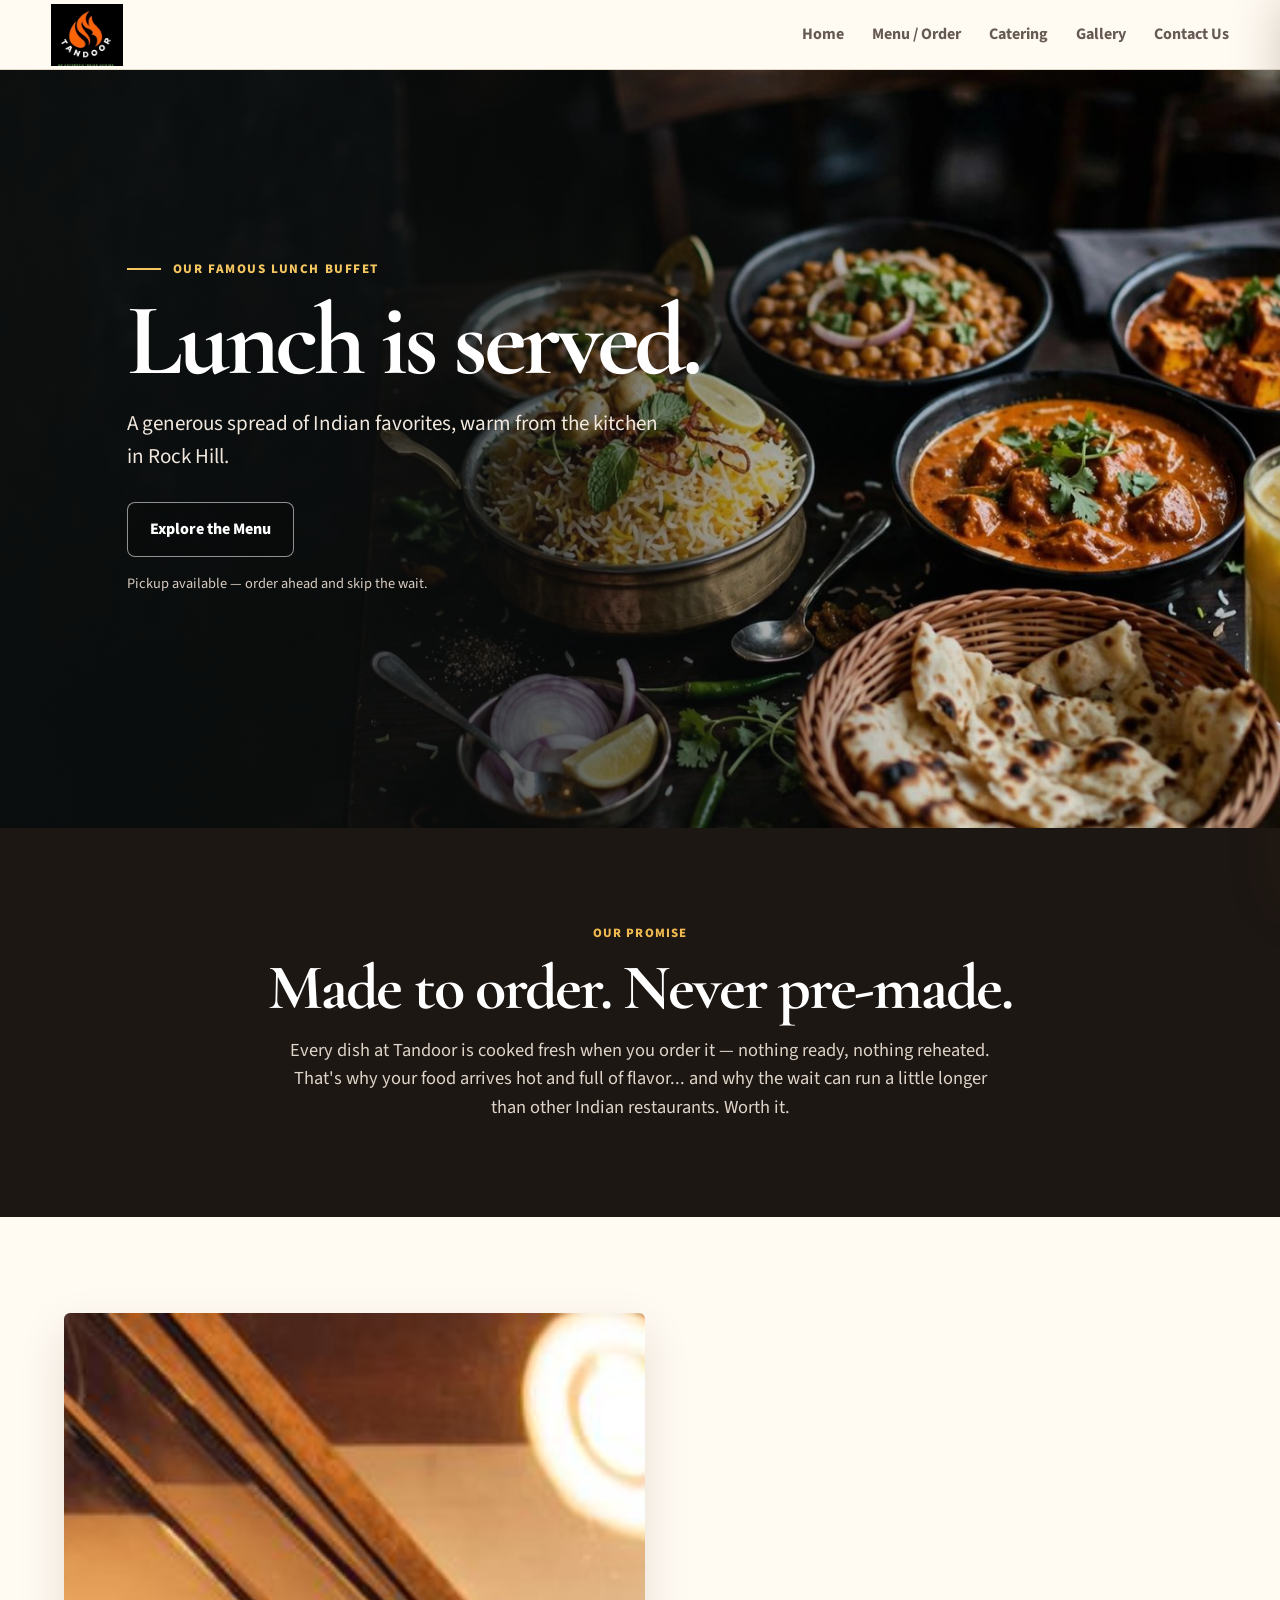
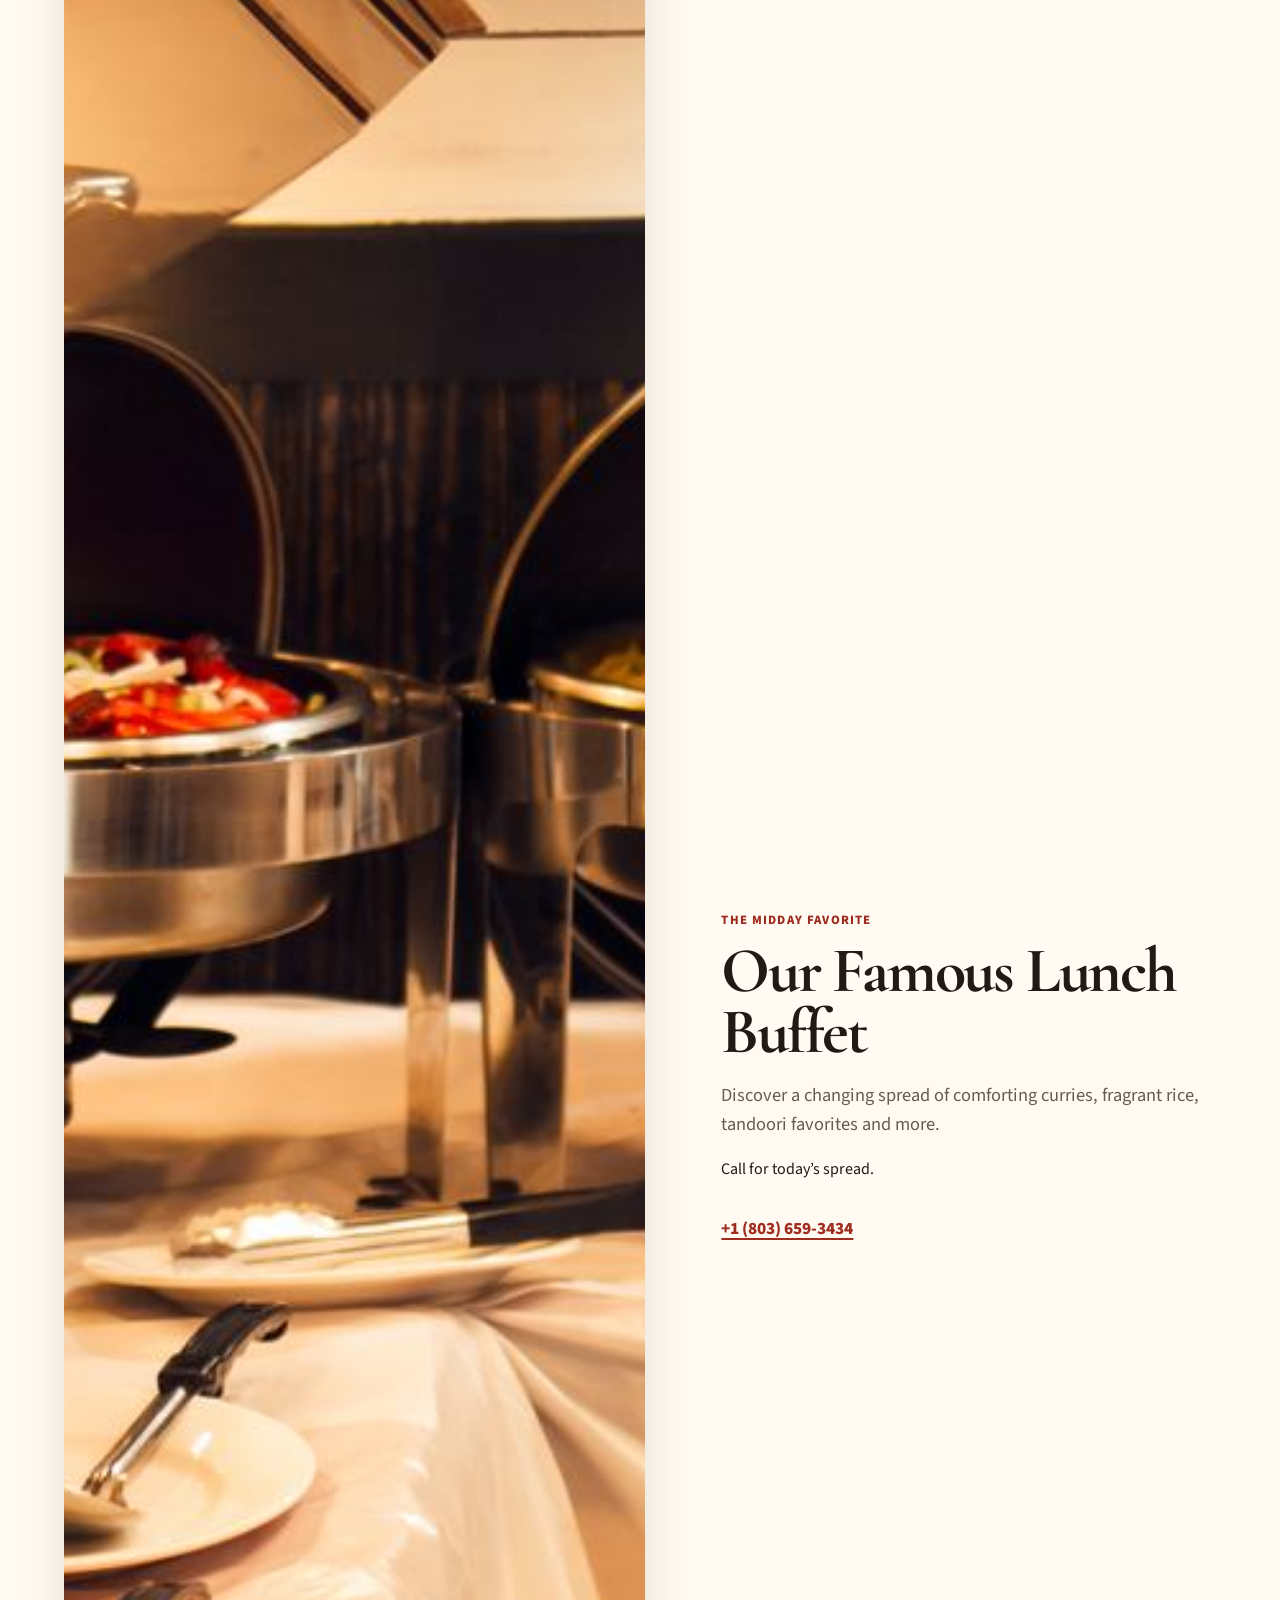
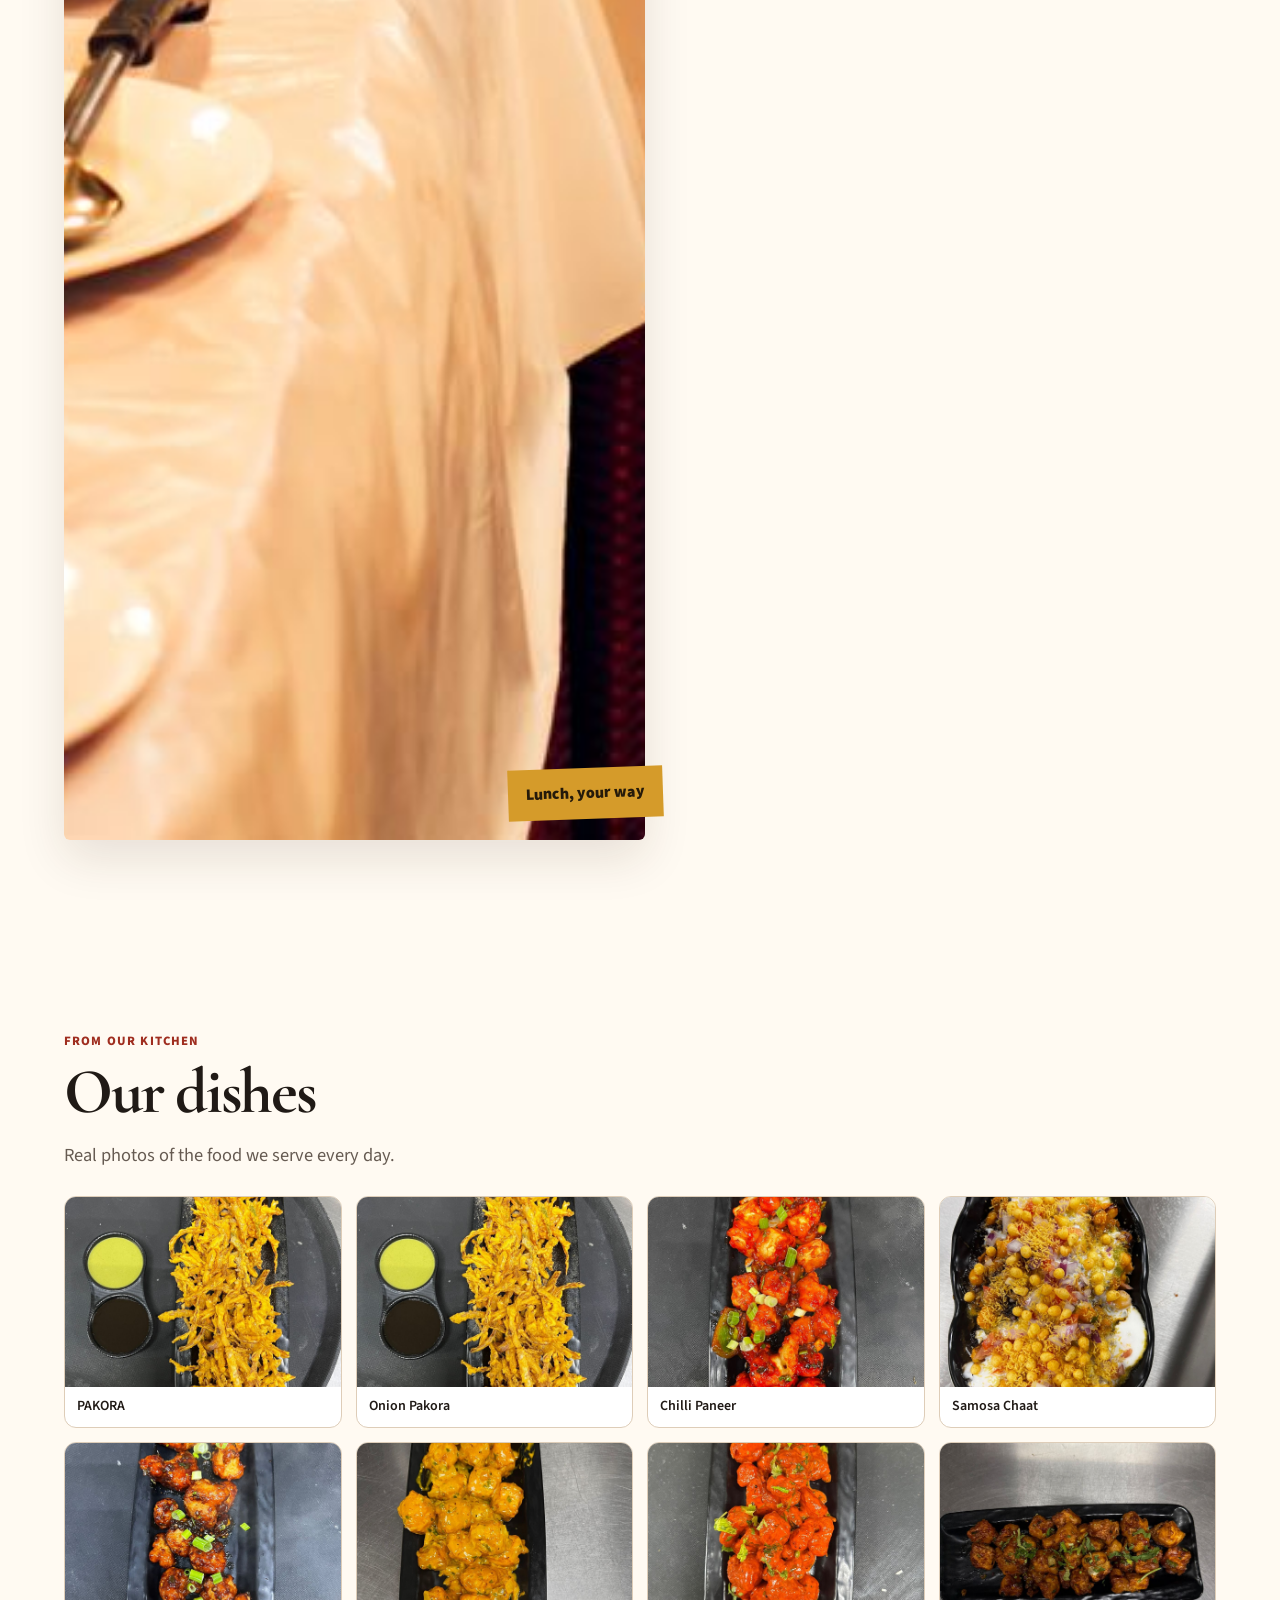
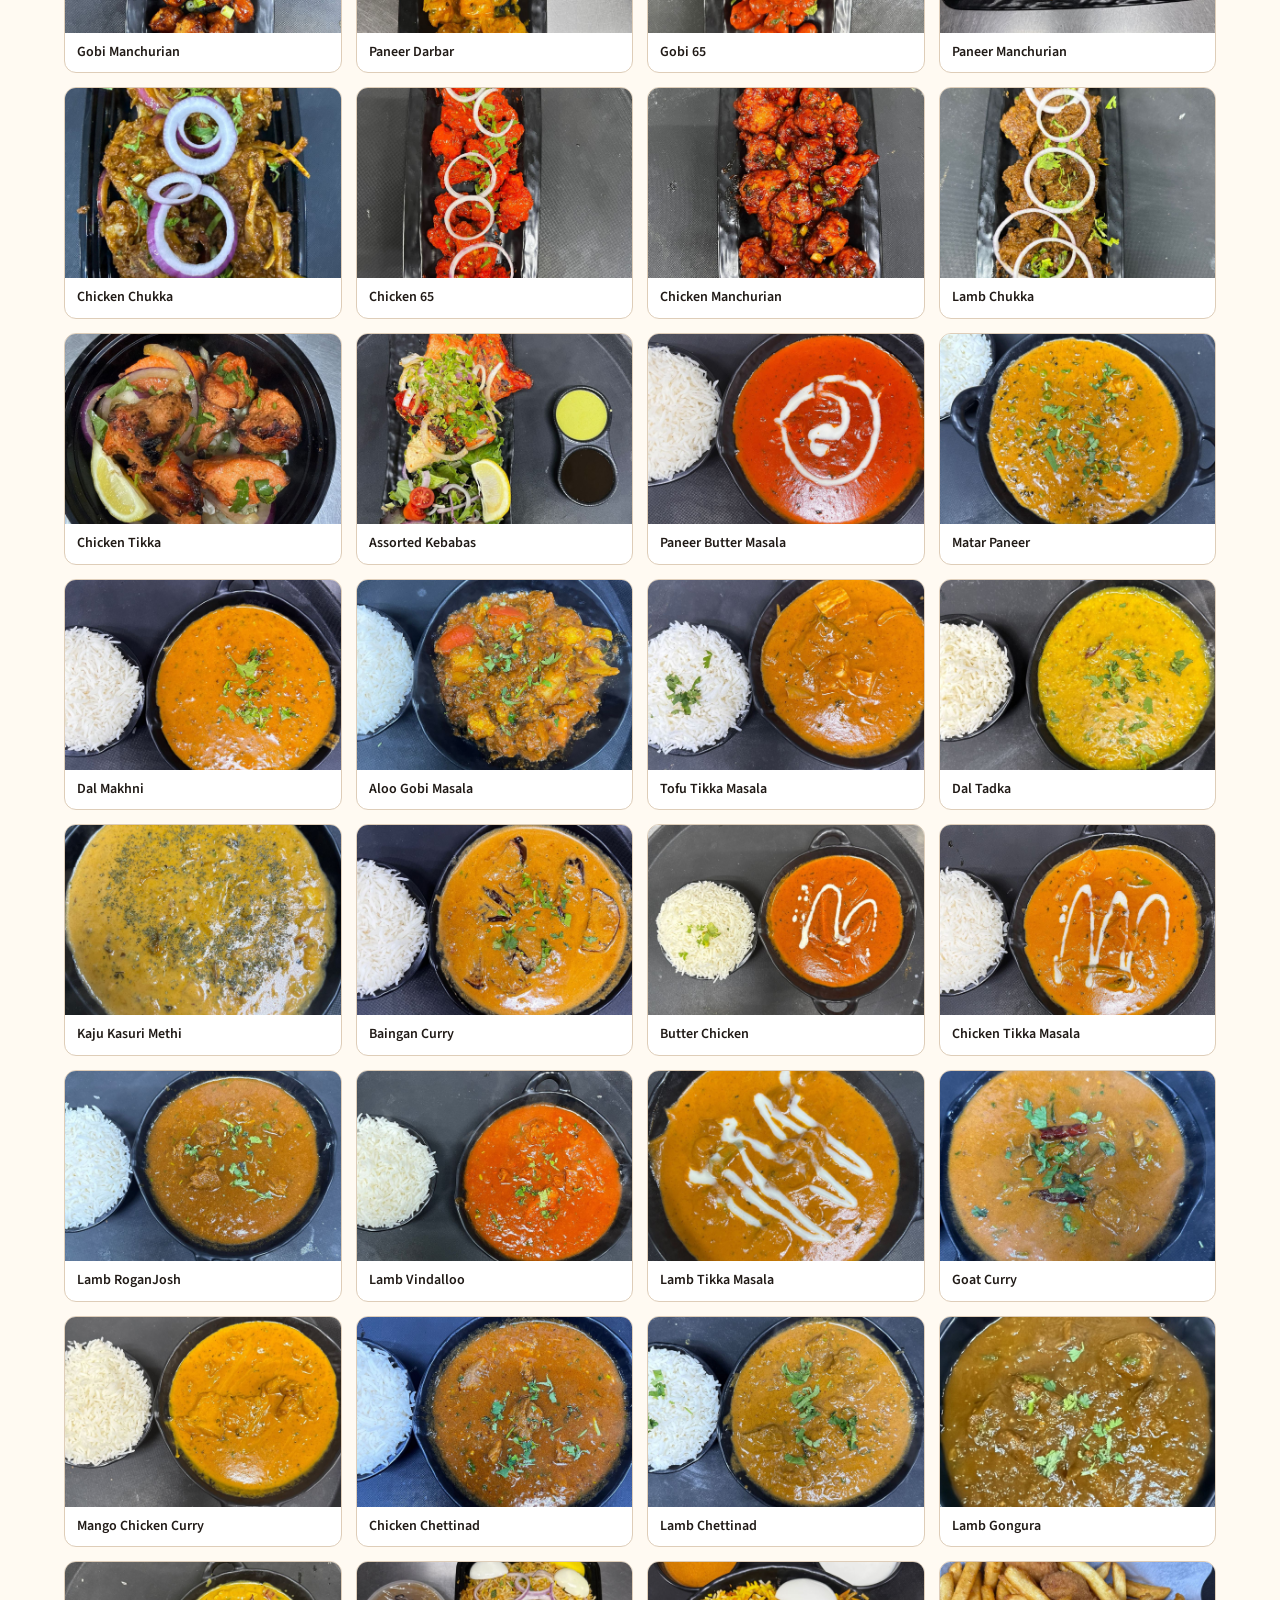
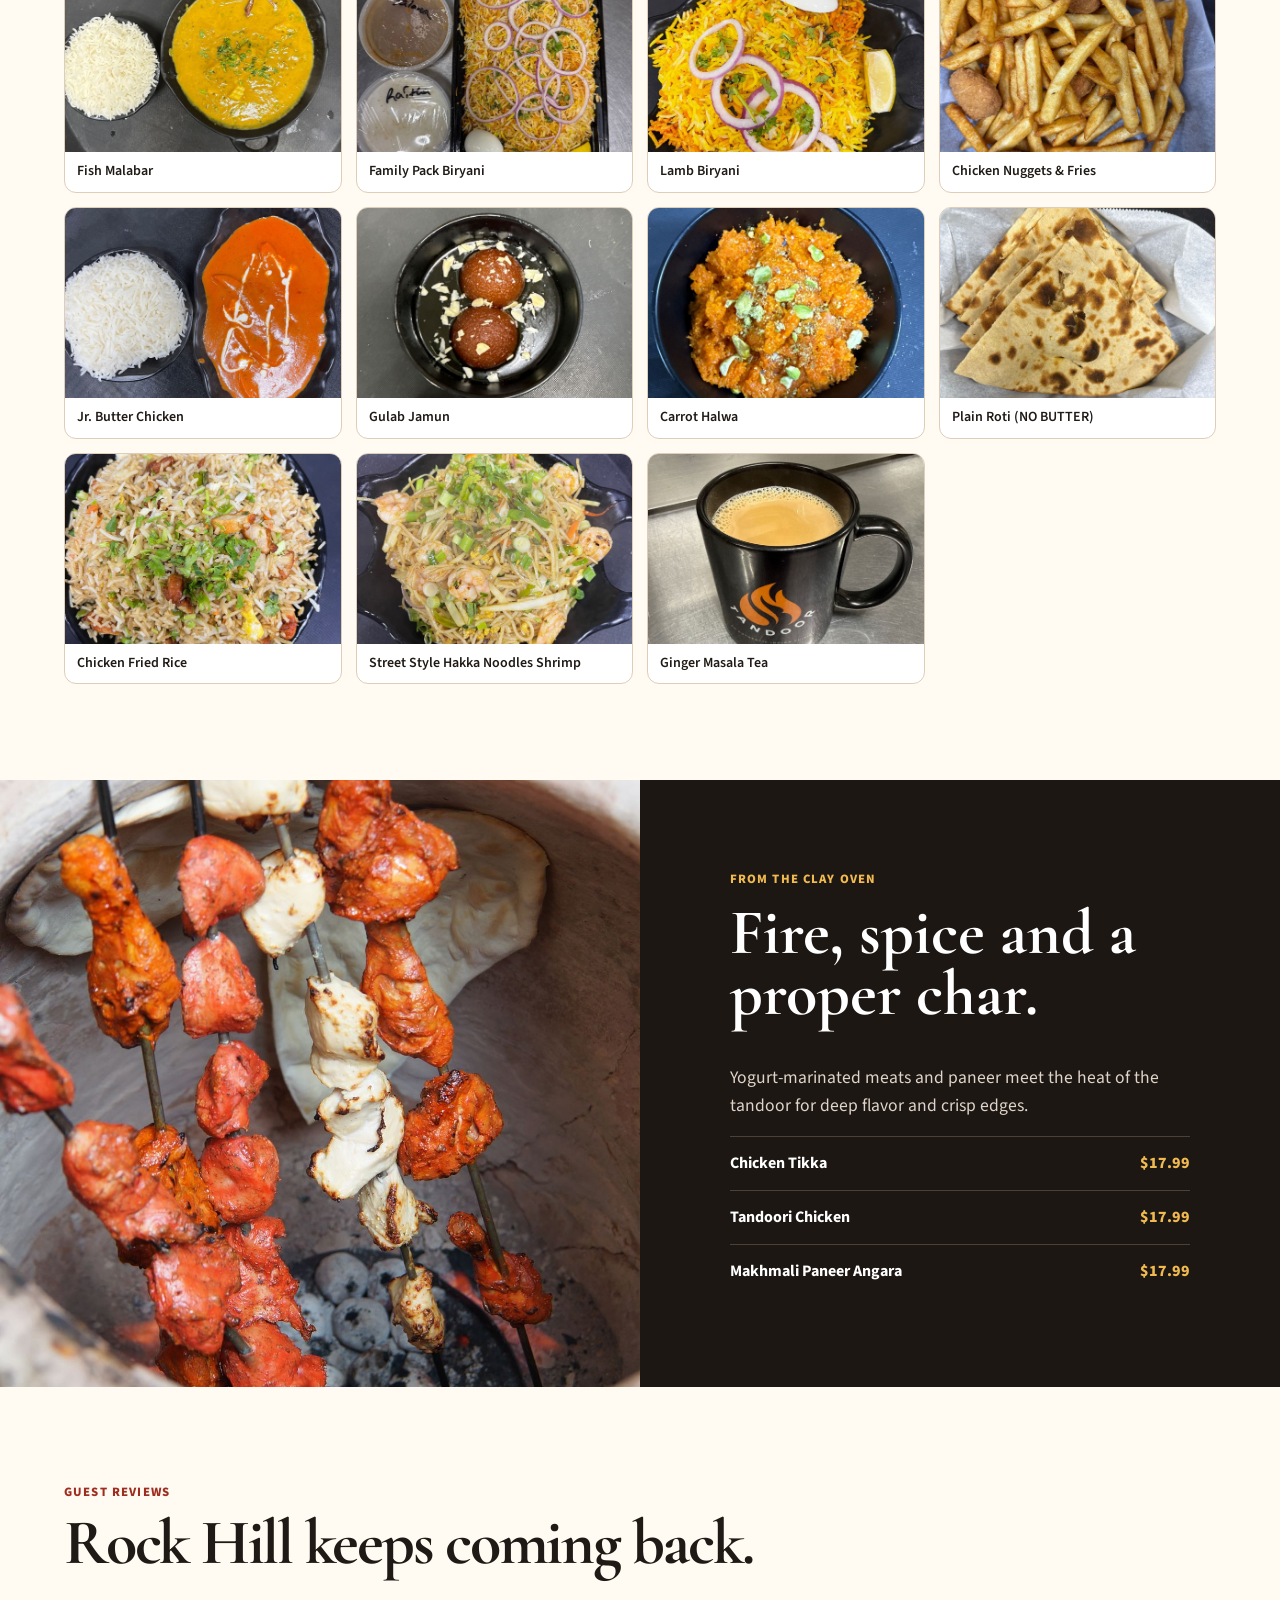
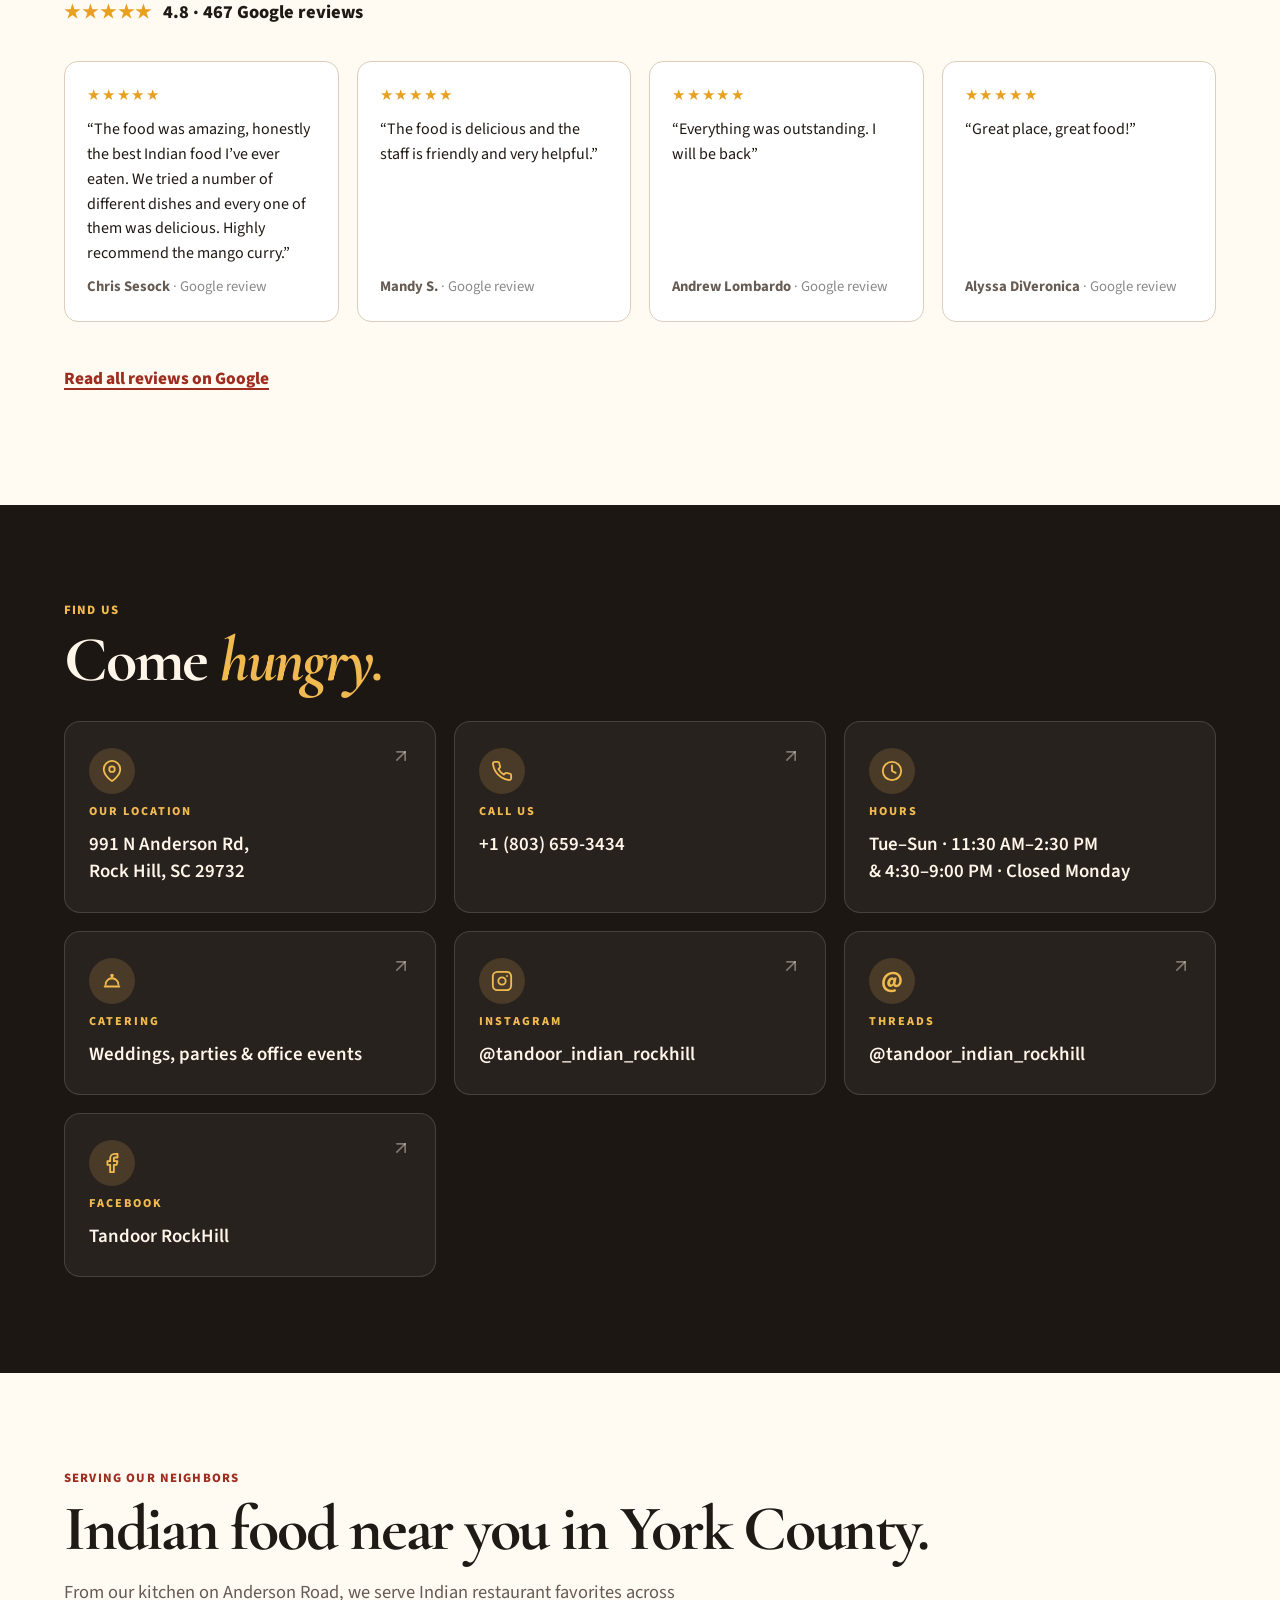
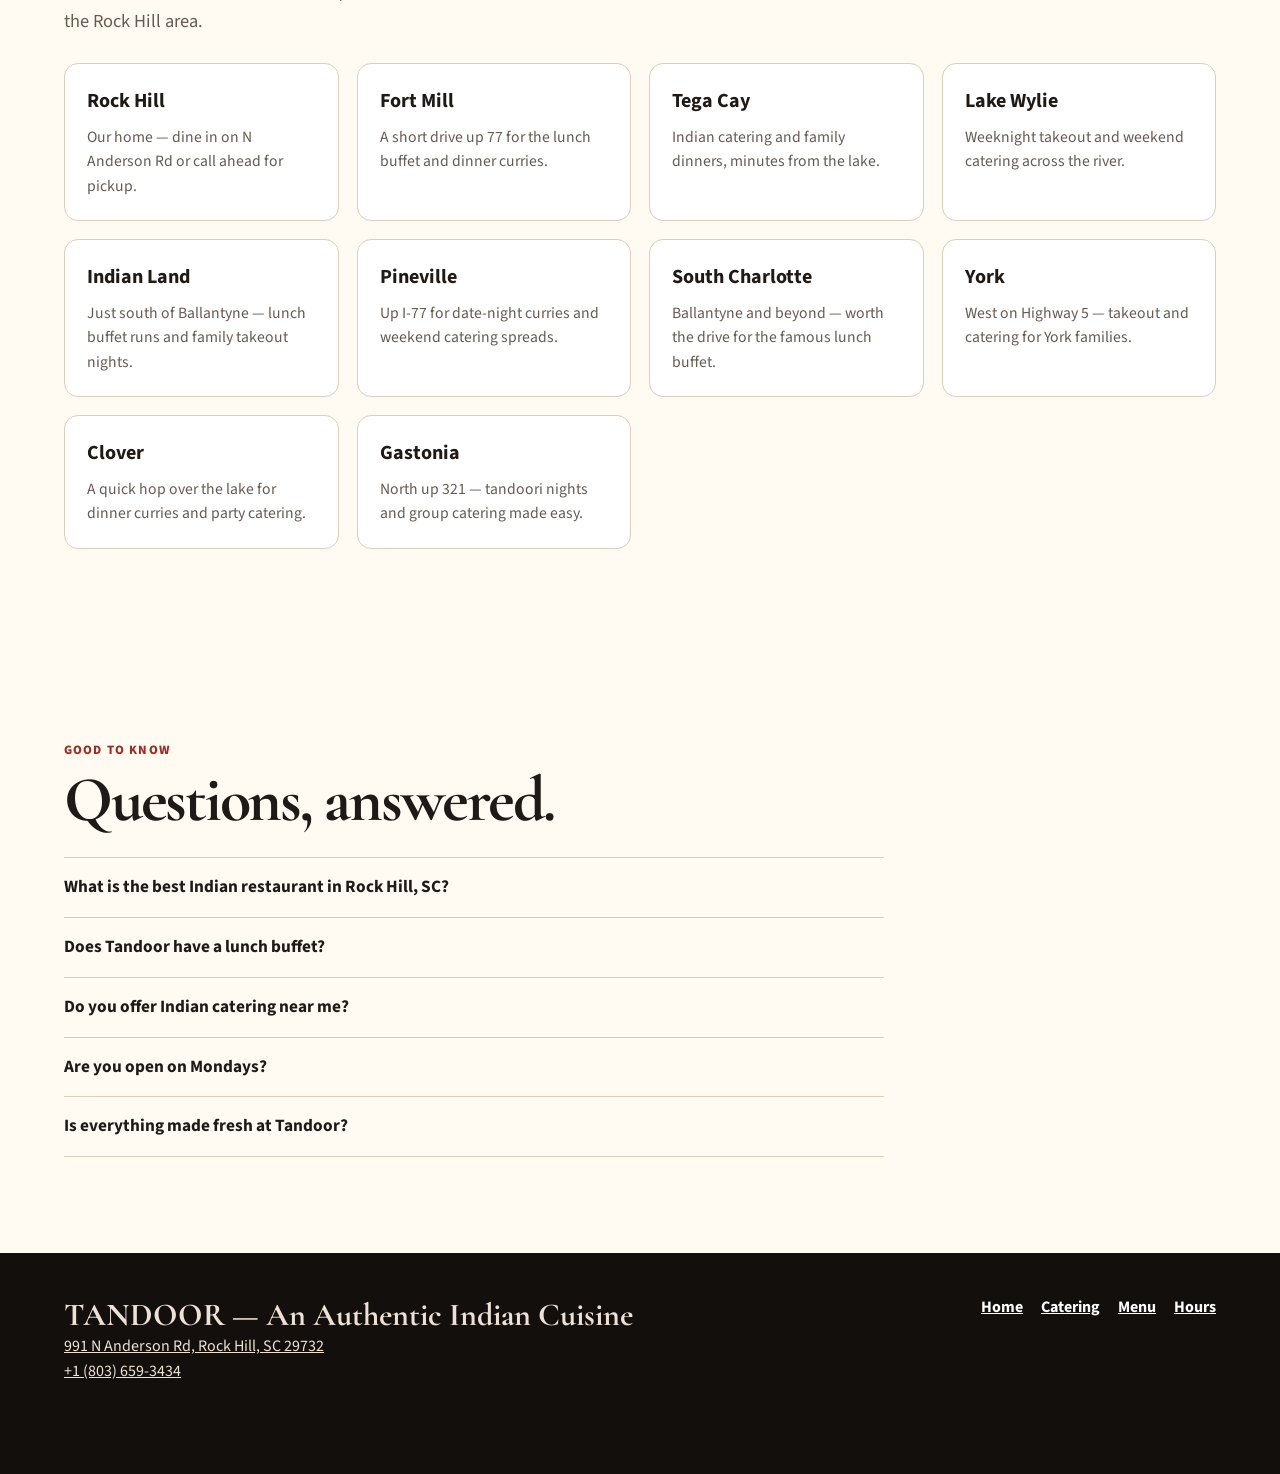
<file: index.html>
<!doctype html>
<html lang="en">
<head>
  <meta charset="utf-8">
  <meta name="viewport" content="width=device-width, initial-scale=1, viewport-fit=cover">
  <meta name="color-scheme" content="light dark">
  <meta name="theme-color" content="#9f2d1f">
  <link rel="icon" href="favicon.ico" sizes="any">
  <link rel="apple-touch-icon" href="apple-touch-icon.png">
  <title>Tandoor Indian Cuisine | Indian Restaurant in Rock Hill, SC</title>
  <meta name="description" content="Tandoor Indian Cuisine in Rock Hill, SC — famous lunch buffet, tandoori specialties, curries, and Indian catering for weddings & events. Call (803) 659-3434.">
  <meta property="og:title" content="Tandoor Indian Cuisine | Indian Restaurant in Rock Hill, SC">
  <meta property="og:description" content="Famous lunch buffet, tandoori specialties & Indian catering in Rock Hill, SC.">
  <meta property="og:type" content="website">
  <meta property="og:url" content="https://tandoorrockhill.com/">
  <meta property="og:image" content="https://tandoorrockhill.com/images/logo.jpg">
  <script type="application/ld+json">
  {
    "@context": "https://schema.org",
    "@graph": [
      {
        "@type": "Restaurant",
        "name": "Tandoor Indian Cuisine",
        "image": "https://tandoorrockhill.com/images/buffet.jpg",
        "url": "https://tandoorrockhill.com/",
        "telephone": "+1-803-659-3434",
        "priceRange": "$$",
        "servesCuisine": ["Indian"],
        "areaServed": ["Rock Hill", "Fort Mill", "Tega Cay", "Lake Wylie", "Indian Land", "Pineville", "Charlotte", "York", "Clover", "Gastonia"],
        "aggregateRating": {
          "@type": "AggregateRating",
          "ratingValue": "4.8",
          "reviewCount": "467"
        },
        "address": {
          "@type": "PostalAddress",
          "streetAddress": "991 N Anderson Rd",
          "addressLocality": "Rock Hill",
          "addressRegion": "SC",
          "postalCode": "29732",
          "addressCountry": "US"
        },
        "geo": { "@type": "GeoCoordinates", "latitude": 34.96376, "longitude": -80.9944 },
        "openingHoursSpecification": [
          {
            "@type": "OpeningHoursSpecification",
            "dayOfWeek": ["Tuesday", "Wednesday", "Thursday", "Friday", "Saturday", "Sunday"],
            "opens": "11:30", "closes": "14:30"
          },
          {
            "@type": "OpeningHoursSpecification",
            "dayOfWeek": ["Tuesday", "Wednesday", "Thursday", "Friday", "Saturday", "Sunday"],
            "opens": "16:30", "closes": "21:00"
          }
        ],
        "menu": "https://tandoorrockhill.com/menu.html"
      },
      {
        "@type": "FAQPage",
        "mainEntity": [
          {
            "@type": "Question",
            "name": "What is the best Indian restaurant in Rock Hill, SC?",
            "acceptedAnswer": { "@type": "Answer", "text": "Tandoor Indian Cuisine at 991 N Anderson Rd in Rock Hill, SC is known for its famous lunch buffet, tandoori specialties, and curries. Call (803) 659-3434." }
          },
          {
            "@type": "Question",
            "name": "Does Tandoor Indian Cuisine have a lunch buffet?",
            "acceptedAnswer": { "@type": "Answer", "text": "Yes. Tandoor's famous lunch buffet runs Tuesday through Sunday, 11:30 AM to 2:30 PM, with a changing spread of curries, rice, and tandoori favorites." }
          },
          {
            "@type": "Question",
            "name": "Does Tandoor offer Indian catering near Rock Hill?",
            "acceptedAnswer": { "@type": "Answer", "text": "Yes. Tandoor caters weddings, birthday parties, and events across Rock Hill, Fort Mill, Tega Cay, and Lake Wylie. Call (803) 659-3434 for a quote." }
          },
          {
            "@type": "Question",
            "name": "Is Tandoor Indian Cuisine open on Mondays?",
            "acceptedAnswer": { "@type": "Answer", "text": "No. Tandoor is closed on Mondays and open Tuesday through Sunday, 11:30 AM–2:30 PM and 4:30 PM–9:00 PM." }
          },
          {
            "@type": "Question",
            "name": "Is everything made fresh at Tandoor Indian Cuisine?",
            "acceptedAnswer": { "@type": "Answer", "text": "Yes. Every dish at Tandoor is prepared to order — nothing pre-made, nothing reheated. That's why the wait can run a little longer than other Indian restaurants. Fresh is worth the wait." }
          }
        ]
      }
    ]
  }
  </script>
  <link rel="preconnect" href="https://fonts.googleapis.com">
  <link rel="preconnect" href="https://fonts.gstatic.com" crossorigin>
  <link href="https://fonts.googleapis.com/css2?family=Cormorant+Garamond:wght@600;700&family=Source+Sans+3:wght@400;500;600;700&display=swap" rel="stylesheet">
  <link rel="stylesheet" href="style.css?v=20260928a">
  <link rel="stylesheet" href="order.css">
</head>
<body>
<header class="topbar" aria-label="Primary navigation">
  <a class="header-logo" href="index.html" aria-label="Tandoor Indian Cuisine home"><img src="images/logo.jpg" alt="Tandoor Indian Cuisine logo" width="720" height="640"></a>
  <nav class="navlinks">
    <a href="index.html">Home</a><a href="menu.html">Menu / Order</a><a href="catering.html">Catering</a><a href="index.html#gallery">Gallery</a><a href="index.html#visit">Contact Us</a>
  </nav>
  <a class="order-btn" href="menu.html">Order Online <svg viewBox="0 0 24 24" fill="none" stroke="currentColor" stroke-width="2" aria-hidden="true"><path d="M5 12h14M13 6l6 6-6 6"/></svg></a>
</header>
<main id="main">
<section class="hero">
  <div class="hero-inner">
    <div class="eyebrow">Our famous lunch buffet</div>
    <h1>Lunch is served.</h1>
    <p>A generous spread of Indian favorites, warm from the kitchen in Rock Hill.</p>
    <div class="hero-actions"><a class="order-btn" href="menu.html">Start an Order</a><a class="ghost-btn" href="menu.html">Explore the Menu</a></div>
    <p class="hero-note">Pickup available &mdash; order ahead and skip the wait.</p>
  </div>
</section>
<section class="section made">
  <div class="container">
    <div class="section-kicker">Our promise</div>
    <h2>Made to order. Never pre-made.</h2>
    <p class="lead">Every dish at Tandoor is cooked fresh when you order it — nothing ready, nothing reheated. That's why your food arrives hot and full of flavor... and why the wait can run a little longer than other Indian restaurants. Worth it.</p>
  </div>
</section>
<section class="section" id="buffet">
  <div class="container buffet">
    <div class="buffet-photo"><img src="images/buffet.jpg" alt="A warm buffet line with open chafing dishes of curries and tandoori items" width="4090" height="2727"></div>
    <div><div class="section-kicker">The midday favorite</div><h2>Our Famous Lunch Buffet</h2><p class="lead">Discover a changing spread of comforting curries, fragrant rice, tandoori favorites and more.</p><p>Call for today’s spread.</p><a class="call-link" href="tel:+18036593434">+1 (803) 659-3434</a></div>
  </div>
</section>
<section class="section" id="gallery">
  <div class="container">
    <div class="section-kicker">From our kitchen</div>
    <h2>Our dishes</h2>
    <p class="lead">Real photos of the food we serve every day.</p>
    <div class="gallery-grid">
      <figure class="gallery-item"><img src="images/gallery/01-mixed-pakora.jpg" alt="PAKORA at Tandoor Indian Cuisine" loading="lazy"><figcaption>PAKORA</figcaption></figure>
      <figure class="gallery-item"><img src="images/gallery/04-onion-pakora.jpg" alt="Onion Pakora at Tandoor Indian Cuisine" loading="lazy"><figcaption>Onion Pakora</figcaption></figure>
      <figure class="gallery-item"><img src="images/gallery/02-chilli-paneer.jpg" alt="Chilli Paneer at Tandoor Indian Cuisine" loading="lazy"><figcaption>Chilli Paneer</figcaption></figure>
      <figure class="gallery-item"><img src="images/gallery/03-samosa-chaat.jpg" alt="Samosa Chaat at Tandoor Indian Cuisine" loading="lazy"><figcaption>Samosa Chaat</figcaption></figure>
      <figure class="gallery-item"><img src="images/gallery/05-gobi-manchurian.jpg" alt="Gobi Manchurian at Tandoor Indian Cuisine" loading="lazy"><figcaption>Gobi Manchurian</figcaption></figure>
      <figure class="gallery-item"><img src="images/gallery/06-paneer-darbar.jpg" alt="Paneer Darbar at Tandoor Indian Cuisine" loading="lazy"><figcaption>Paneer Darbar</figcaption></figure>
      <figure class="gallery-item"><img src="images/gallery/07-gobi-65.jpg" alt="Gobi 65 at Tandoor Indian Cuisine" loading="lazy"><figcaption>Gobi 65</figcaption></figure>
      <figure class="gallery-item"><img src="images/gallery/08-paneer-manchurian.jpg" alt="Paneer Manchurian at Tandoor Indian Cuisine" loading="lazy"><figcaption>Paneer Manchurian</figcaption></figure>
      <figure class="gallery-item"><img src="images/gallery/09-chicken-chukka.jpg" alt="Chicken Chukka at Tandoor Indian Cuisine" loading="lazy"><figcaption>Chicken Chukka</figcaption></figure>
      <figure class="gallery-item"><img src="images/gallery/10-chicken-65.jpg" alt="Chicken 65 at Tandoor Indian Cuisine" loading="lazy"><figcaption>Chicken 65</figcaption></figure>
      <figure class="gallery-item"><img src="images/gallery/11-chicken-manchurian.jpg" alt="Chicken Manchurian at Tandoor Indian Cuisine" loading="lazy"><figcaption>Chicken Manchurian</figcaption></figure>
      <figure class="gallery-item"><img src="images/gallery/12-lamb-chukka.jpg" alt="Lamb Chukka at Tandoor Indian Cuisine" loading="lazy"><figcaption>Lamb Chukka</figcaption></figure>
      <figure class="gallery-item"><img src="images/gallery/13-chicken-tikka.jpg" alt="Chicken Tikka at Tandoor Indian Cuisine" loading="lazy"><figcaption>Chicken Tikka</figcaption></figure>
      <figure class="gallery-item"><img src="images/gallery/14-assorted-kebabas.jpg" alt="Assorted Kebabas at Tandoor Indian Cuisine" loading="lazy"><figcaption>Assorted Kebabas</figcaption></figure>
      <figure class="gallery-item"><img src="images/gallery/15-paneer-butter-masala.jpg" alt="Paneer Butter Masala at Tandoor Indian Cuisine" loading="lazy"><figcaption>Paneer Butter Masala</figcaption></figure>
      <figure class="gallery-item"><img src="images/gallery/16-matar-paneer.jpg" alt="Matar Paneer at Tandoor Indian Cuisine" loading="lazy"><figcaption>Matar Paneer</figcaption></figure>
      <figure class="gallery-item"><img src="images/gallery/17-dal-makhni.jpg" alt="Dal Makhni at Tandoor Indian Cuisine" loading="lazy"><figcaption>Dal Makhni</figcaption></figure>
      <figure class="gallery-item"><img src="images/gallery/18-aloo-gobi-masala.jpg" alt="Aloo Gobi Masala at Tandoor Indian Cuisine" loading="lazy"><figcaption>Aloo Gobi Masala</figcaption></figure>
      <figure class="gallery-item"><img src="images/gallery/19-tofu-tikka-masala.jpg" alt="Tofu Tikka Masala at Tandoor Indian Cuisine" loading="lazy"><figcaption>Tofu Tikka Masala</figcaption></figure>
      <figure class="gallery-item"><img src="images/gallery/20-dal-tadka.jpg" alt="Dal Tadka at Tandoor Indian Cuisine" loading="lazy"><figcaption>Dal Tadka</figcaption></figure>
      <figure class="gallery-item"><img src="images/gallery/21-kaju-kasuri-methi.jpg" alt="Kaju Kasuri Methi at Tandoor Indian Cuisine" loading="lazy"><figcaption>Kaju Kasuri Methi</figcaption></figure>
      <figure class="gallery-item"><img src="images/gallery/22-baingan-curry.jpg" alt="Baingan Curry at Tandoor Indian Cuisine" loading="lazy"><figcaption>Baingan Curry</figcaption></figure>
      <figure class="gallery-item"><img src="images/gallery/23-butter-chicken.jpg" alt="Butter Chicken at Tandoor Indian Cuisine" loading="lazy"><figcaption>Butter Chicken</figcaption></figure>
      <figure class="gallery-item"><img src="images/gallery/24-chicken-tikka-masala.jpg" alt="Chicken Tikka Masala at Tandoor Indian Cuisine" loading="lazy"><figcaption>Chicken Tikka Masala</figcaption></figure>
      <figure class="gallery-item"><img src="images/gallery/25-lamb-roganjosh.jpg" alt="Lamb RoganJosh at Tandoor Indian Cuisine" loading="lazy"><figcaption>Lamb RoganJosh</figcaption></figure>
      <figure class="gallery-item"><img src="images/gallery/26-lamb-vindalloo.jpg" alt="Lamb Vindalloo at Tandoor Indian Cuisine" loading="lazy"><figcaption>Lamb Vindalloo</figcaption></figure>
      <figure class="gallery-item"><img src="images/gallery/27-lamb-tikka-masala.jpg" alt="Lamb Tikka Masala at Tandoor Indian Cuisine" loading="lazy"><figcaption>Lamb Tikka Masala</figcaption></figure>
      <figure class="gallery-item"><img src="images/gallery/28-goat-curry.jpg" alt="Goat Curry at Tandoor Indian Cuisine" loading="lazy"><figcaption>Goat Curry</figcaption></figure>
      <figure class="gallery-item"><img src="images/gallery/29-mango-chicken-curry.jpg" alt="Mango Chicken Curry at Tandoor Indian Cuisine" loading="lazy"><figcaption>Mango Chicken Curry</figcaption></figure>
      <figure class="gallery-item"><img src="images/gallery/30-chicken-chettinad.jpg" alt="Chicken Chettinad at Tandoor Indian Cuisine" loading="lazy"><figcaption>Chicken Chettinad</figcaption></figure>
      <figure class="gallery-item"><img src="images/gallery/31-lamb-chettinad.jpg" alt="Lamb Chettinad at Tandoor Indian Cuisine" loading="lazy"><figcaption>Lamb Chettinad</figcaption></figure>
      <figure class="gallery-item"><img src="images/gallery/32-lamb-gongura.jpg" alt="Lamb Gongura at Tandoor Indian Cuisine" loading="lazy"><figcaption>Lamb Gongura</figcaption></figure>
      <figure class="gallery-item"><img src="images/gallery/33-fish-malabar.jpg" alt="Fish Malabar at Tandoor Indian Cuisine" loading="lazy"><figcaption>Fish Malabar</figcaption></figure>
      <figure class="gallery-item"><img src="images/gallery/34-family-pack-biryani.jpg" alt="Family Pack Biryani at Tandoor Indian Cuisine" loading="lazy"><figcaption>Family Pack Biryani</figcaption></figure>
      <figure class="gallery-item"><img src="images/gallery/35-lamb-biryani.jpg" alt="Lamb Biryani at Tandoor Indian Cuisine" loading="lazy"><figcaption>Lamb Biryani</figcaption></figure>
      <figure class="gallery-item"><img src="images/gallery/36-chicken-nuggets-and-fries.jpg" alt="Chicken Nuggets & Fries at Tandoor Indian Cuisine" loading="lazy"><figcaption>Chicken Nuggets & Fries</figcaption></figure>
      <figure class="gallery-item"><img src="images/gallery/37-jr-butter-chicken.jpg" alt="Jr. Butter Chicken at Tandoor Indian Cuisine" loading="lazy"><figcaption>Jr. Butter Chicken</figcaption></figure>
      <figure class="gallery-item"><img src="images/gallery/38-gulab-jamun.jpg" alt="Gulab Jamun at Tandoor Indian Cuisine" loading="lazy"><figcaption>Gulab Jamun</figcaption></figure>
      <figure class="gallery-item"><img src="images/gallery/39-carrot-halwa.jpg" alt="Carrot Halwa at Tandoor Indian Cuisine" loading="lazy"><figcaption>Carrot Halwa</figcaption></figure>
      <figure class="gallery-item"><img src="images/gallery/40-plain-roti-no-butter.jpg" alt="Plain Roti (NO BUTTER) at Tandoor Indian Cuisine" loading="lazy"><figcaption>Plain Roti (NO BUTTER)</figcaption></figure>
      <figure class="gallery-item"><img src="images/gallery/41-chicken-fried-rice.jpg" alt="Chicken Fried Rice at Tandoor Indian Cuisine" loading="lazy"><figcaption>Chicken Fried Rice</figcaption></figure>
      <figure class="gallery-item"><img src="images/gallery/42-street-style-hakka-noodles-shrimp.jpg" alt="Street Style Hakka Noodles Shrimp at Tandoor Indian Cuisine" loading="lazy"><figcaption>Street Style Hakka Noodles Shrimp</figcaption></figure>
      <figure class="gallery-item"><img src="images/gallery/43-ginger-masala-tea.jpg" alt="Ginger Masala Tea at Tandoor Indian Cuisine" loading="lazy"><figcaption>Ginger Masala Tea</figcaption></figure>
    </div>
  </div>
</section>
<section class="craft">
  <div class="craft-grid">
    <div class="craft-image"><img src="images/tandoor.jpg" alt="Chicken tikka skewers roasting inside a traditional clay tandoor oven" width="4912" height="3264" loading="lazy"></div>
    <div class="craft-copy"><div class="section-kicker">From the clay oven</div><h2>Fire, spice and a proper char.</h2><p>Yogurt-marinated meats and paneer meet the heat of the tandoor for deep flavor and crisp edges.</p><div class="price-row"><strong>Chicken Tikka</strong><span>$17.99</span></div><div class="price-row"><strong>Tandoori Chicken</strong><span>$17.99</span></div><div class="price-row"><strong>Makhmali Paneer Angara</strong><span>$17.99</span></div><a class="order-btn" style="align-self:flex-start;margin-top:22px" href="menu.html">Start an Order</a></div>
  </div>
</section>
<section class="section" id="reviews">
  <div class="container">
    <div class="section-kicker">Guest reviews</div>
    <h2>Rock Hill keeps coming back.</h2>
    <div class="reviews-badge"><span class="stars">★★★★★</span> 4.8 · 467 Google reviews</div>
    <div class="reviews-grid">
      <div class="review-card">
        <div class="stars">★★★★★</div>
        <blockquote>&ldquo;The food was amazing, honestly the best Indian food I&rsquo;ve ever eaten. We tried a number of different dishes and every one of them was delicious. Highly recommend the mango curry.&rdquo;</blockquote>
        <cite>Chris Sesock <span>&middot; Google review</span></cite>
      </div>
      <div class="review-card">
        <div class="stars">★★★★★</div>
        <blockquote>&ldquo;The food is delicious and the staff is friendly and very helpful.&rdquo;</blockquote>
        <cite>Mandy S. <span>&middot; Google review</span></cite>
      </div>
      <div class="review-card">
        <div class="stars">★★★★★</div>
        <blockquote>&ldquo;Everything was outstanding. I will be back&rdquo;</blockquote>
        <cite>Andrew Lombardo <span>&middot; Google review</span></cite>
      </div>
      <div class="review-card">
        <div class="stars">★★★★★</div>
        <blockquote>&ldquo;Great place, great food!&rdquo;</blockquote>
        <cite>Alyssa DiVeronica <span>&middot; Google review</span></cite>
      </div>
    </div>
    <p class="reviews-more"><a class="call-link" href="https://www.google.com/maps/search/Tandoor+Indian+Cuisine+991+N+Anderson+Rd+Rock+Hill+SC" target="_blank" rel="noopener">Read all reviews on Google</a></p>
  </div>
</section>
<section class="section connect" id="visit">
  <div class="container">
    <div class="section-kicker">Find us</div>
    <h2>Come <em>hungry.</em></h2>
    <div class="connect-grid">
      <a class="connect-card" href="https://www.google.com/maps/dir/?api=1&destination=Tandoor+Indian+Cuisine+991+N+Anderson+Rd+Rock+Hill+SC+29732" target="_blank" rel="noopener">
        <span class="connect-icon"><svg viewBox="0 0 24 24" fill="none" stroke="currentColor" stroke-width="2" stroke-linecap="round" stroke-linejoin="round" aria-hidden="true"><path d="M21 10c0 7-9 13-9 13s-9-6-9-13a9 9 0 0 1 18 0z"/><circle cx="12" cy="10" r="3"/></svg></span>
        <span class="connect-label">Our location</span>
        <span class="connect-value">991 N Anderson Rd,<br>Rock Hill, SC 29732</span>
        <span class="connect-arrow"><svg viewBox="0 0 24 24" fill="none" stroke="currentColor" stroke-width="2" stroke-linecap="round" stroke-linejoin="round" aria-hidden="true"><line x1="7" y1="17" x2="17" y2="7"/><polyline points="7 7 17 7 17 17"/></svg></span>
      </a>
      <a class="connect-card" href="tel:+18036593434">
        <span class="connect-icon"><svg viewBox="0 0 24 24" fill="none" stroke="currentColor" stroke-width="2" stroke-linecap="round" stroke-linejoin="round" aria-hidden="true"><path d="M22 16.92v3a2 2 0 0 1-2.18 2 19.79 19.79 0 0 1-8.63-3.07 19.5 19.5 0 0 1-6-6 19.79 19.79 0 0 1-3.07-8.67A2 2 0 0 1 4.11 2h3a2 2 0 0 1 2 1.72c.13.96.36 1.9.7 2.81a2 2 0 0 1-.45 2.11L8.09 9.91a16 16 0 0 0 6 6l1.27-1.27a2 2 0 0 1 2.11-.45c.91.34 1.85.57 2.81.7A2 2 0 0 1 22 16.92z"/></svg></span>
        <span class="connect-label">Call us</span>
        <span class="connect-value">+1 (803) 659-3434</span>
        <span class="connect-arrow"><svg viewBox="0 0 24 24" fill="none" stroke="currentColor" stroke-width="2" stroke-linecap="round" stroke-linejoin="round" aria-hidden="true"><line x1="7" y1="17" x2="17" y2="7"/><polyline points="7 7 17 7 17 17"/></svg></span>
      </a>
      <div class="connect-card">
        <span class="connect-icon"><svg viewBox="0 0 24 24" fill="none" stroke="currentColor" stroke-width="2" stroke-linecap="round" stroke-linejoin="round" aria-hidden="true"><circle cx="12" cy="12" r="10"/><polyline points="12 6 12 12 16 14"/></svg></span>
        <span class="connect-label">Hours</span>
        <span class="connect-value">Tue&ndash;Sun &middot; 11:30 AM&ndash;2:30 PM<br>&amp; 4:30&ndash;9:00 PM &middot; Closed Monday</span>
      </div>
      <a class="connect-card" href="catering.html">
        <span class="connect-icon"><svg viewBox="0 0 24 24" fill="none" stroke="currentColor" stroke-width="2" stroke-linecap="round" stroke-linejoin="round" aria-hidden="true"><path d="M4 18h16"/><path d="M5 16a7 7 0 0 1 14 0"/><line x1="12" y1="9" x2="12" y2="7"/><circle cx="12" cy="6" r="1"/></svg></span>
        <span class="connect-label">Catering</span>
        <span class="connect-value">Weddings, parties &amp; office events</span>
        <span class="connect-arrow"><svg viewBox="0 0 24 24" fill="none" stroke="currentColor" stroke-width="2" stroke-linecap="round" stroke-linejoin="round" aria-hidden="true"><line x1="7" y1="17" x2="17" y2="7"/><polyline points="7 7 17 7 17 17"/></svg></span>
      </a>
      <a class="connect-card" href="https://www.instagram.com/tandoor_indian_rockhill" target="_blank" rel="noopener">
        <span class="connect-icon"><svg viewBox="0 0 24 24" fill="none" stroke="currentColor" stroke-width="2" stroke-linecap="round" stroke-linejoin="round" aria-hidden="true"><rect x="2" y="2" width="20" height="20" rx="5"/><circle cx="12" cy="12" r="4"/><circle cx="17.5" cy="6.5" r="1" fill="currentColor" stroke="none"/></svg></span>
        <span class="connect-label">Instagram</span>
        <span class="connect-value">@tandoor_indian_rockhill</span>
        <span class="connect-arrow"><svg viewBox="0 0 24 24" fill="none" stroke="currentColor" stroke-width="2" stroke-linecap="round" stroke-linejoin="round" aria-hidden="true"><line x1="7" y1="17" x2="17" y2="7"/><polyline points="7 7 17 7 17 17"/></svg></span>
      </a>
      <a class="connect-card" href="https://www.threads.com/@tandoor_indian_rockhill" target="_blank" rel="noopener">
        <span class="connect-icon connect-at" aria-hidden="true">@</span>
        <span class="connect-label">Threads</span>
        <span class="connect-value">@tandoor_indian_rockhill</span>
        <span class="connect-arrow"><svg viewBox="0 0 24 24" fill="none" stroke="currentColor" stroke-width="2" stroke-linecap="round" stroke-linejoin="round" aria-hidden="true"><line x1="7" y1="17" x2="17" y2="7"/><polyline points="7 7 17 7 17 17"/></svg></span>
      </a>
      <a class="connect-card" href="https://www.facebook.com/tandoor.rockhill/" target="_blank" rel="noopener">
        <span class="connect-icon"><svg viewBox="0 0 24 24" fill="none" stroke="currentColor" stroke-width="2" stroke-linecap="round" stroke-linejoin="round" aria-hidden="true"><path d="M18 2h-3a5 5 0 0 0-5 5v3H7v4h3v8h4v-8h3l1-4h-4V7a1 1 0 0 1 1-1h3z"/></svg></span>
        <span class="connect-label">Facebook</span>
        <span class="connect-value">Tandoor RockHill</span>
        <span class="connect-arrow"><svg viewBox="0 0 24 24" fill="none" stroke="currentColor" stroke-width="2" stroke-linecap="round" stroke-linejoin="round" aria-hidden="true"><line x1="7" y1="17" x2="17" y2="7"/><polyline points="7 7 17 7 17 17"/></svg></span>
      </a>
    </div>
  </div>
</section>
<section class="section" id="areas">
  <div class="container">
    <div class="section-kicker">Serving our neighbors</div>
    <h2>Indian food near you in York County.</h2>
    <p class="lead">From our kitchen on Anderson Road, we serve Indian restaurant favorites across the Rock Hill area.</p>
    <div class="areas-grid">
      <div class="area-card"><h3>Rock Hill</h3><p>Our home — dine in on N Anderson Rd or call ahead for pickup.</p></div>
      <div class="area-card"><h3>Fort Mill</h3><p>A short drive up 77 for the lunch buffet and dinner curries.</p></div>
      <div class="area-card"><h3>Tega Cay</h3><p>Indian catering and family dinners, minutes from the lake.</p></div>
      <div class="area-card"><h3>Lake Wylie</h3><p>Weeknight takeout and weekend catering across the river.</p></div>
      <div class="area-card"><h3>Indian Land</h3><p>Just south of Ballantyne — lunch buffet runs and family takeout nights.</p></div>
      <div class="area-card"><h3>Pineville</h3><p>Up I-77 for date-night curries and weekend catering spreads.</p></div>
      <div class="area-card"><h3>South Charlotte</h3><p>Ballantyne and beyond — worth the drive for the famous lunch buffet.</p></div>
      <div class="area-card"><h3>York</h3><p>West on Highway 5 — takeout and catering for York families.</p></div>
      <div class="area-card"><h3>Clover</h3><p>A quick hop over the lake for dinner curries and party catering.</p></div>
      <div class="area-card"><h3>Gastonia</h3><p>North up 321 — tandoori nights and group catering made easy.</p></div>
    </div>
  </div>
</section>
<section class="section" id="faq">
  <div class="container">
    <div class="section-kicker">Good to know</div>
    <h2>Questions, answered.</h2>
    <div class="faq">
      <details><summary>What is the best Indian restaurant in Rock Hill, SC?</summary><p>Tandoor Indian Cuisine on N Anderson Rd is known for its famous lunch buffet, tandoori specialties, and curries. Call <a href="tel:+18036593434">(803) 659-3434</a>.</p></details>
      <details><summary>Does Tandoor have a lunch buffet?</summary><p>Yes — our famous lunch buffet runs Tuesday through Sunday, 11:30 AM to 2:30 PM, with a changing spread of curries, rice, and tandoori favorites.</p></details>
      <details><summary>Do you offer Indian catering near me?</summary><p>Yes. We cater weddings, birthday parties, and corporate events across Rock Hill, Fort Mill, Tega Cay, Lake Wylie, Indian Land, Pineville, York, Clover, Gastonia, and the Charlotte area. See our <a href="catering.html">catering page</a> or call for a quote.</p></details>
      <details><summary>Are you open on Mondays?</summary><p>No — we're closed on Mondays, and open Tuesday through Sunday, 11:30 AM–2:30 PM and 4:30 PM–9:00 PM.</p></details>
      <details><summary>Is everything made fresh at Tandoor?</summary><p>Yes. Every dish is prepared to order — nothing pre-made, nothing reheated. That's also why our wait can run a little longer than other Indian restaurants. Fresh is worth the wait.</p></details>
    </div>
  </div>
</section>
</main>
<footer><div class="footer-inner"><div><div class="footer-name">TANDOOR &mdash; An Authentic Indian Cuisine</div><div><a href="https://www.google.com/maps/dir/?api=1&destination=Tandoor+Indian+Cuisine+991+N+Anderson+Rd+Rock+Hill+SC+29732" target="_blank" rel="noopener">991 N Anderson Rd, Rock Hill, SC 29732</a></div><a href="tel:+18036593434">+1 (803) 659-3434</a></div><div class="footer-links"><a href="index.html">Home</a><a href="catering.html">Catering</a><a href="menu.html">Menu</a><a href="index.html#visit">Hours</a><a class="linklike" href="menu.html">Order Online</a></div></div></footer>
<div class="mobile-order"><a class="order-btn" href="menu.html">Start an Order <svg viewBox="0 0 24 24" fill="none" stroke="currentColor" stroke-width="2" aria-hidden="true"><path d="M5 12h14M13 6l6 6-6 6"/></svg></a></div>
<script src="https://checkout.clover.com/sdk.js"></script>
<script src="order.js?v=20260927a"></script>

<!-- Cloudflare Web Analytics --><script type='module' src='https://static.cloudflareinsights.com/beacon.min.js' data-cf-beacon='{"token": "9a6dc5c1bf6d42808915f40dd0e67ea7"}'></script><!-- End Cloudflare Web Analytics -->
</body></html>
</file>
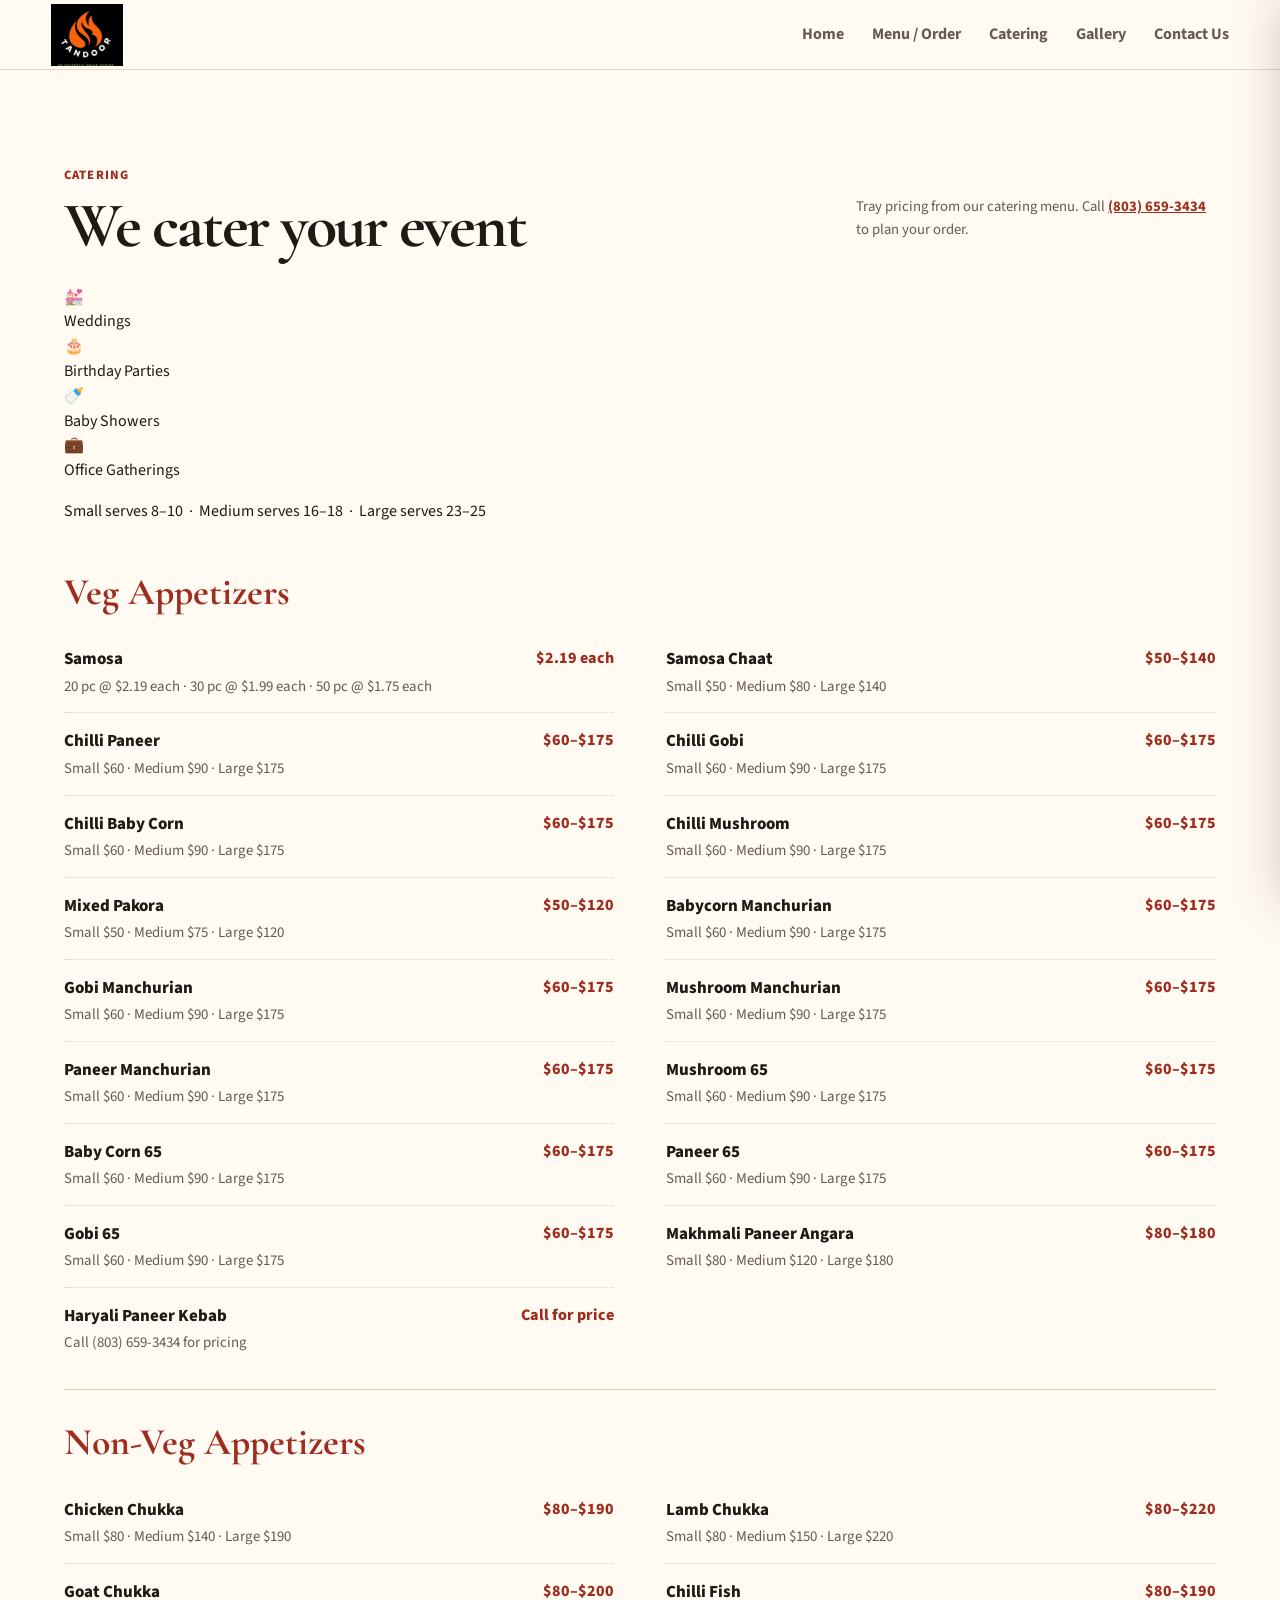
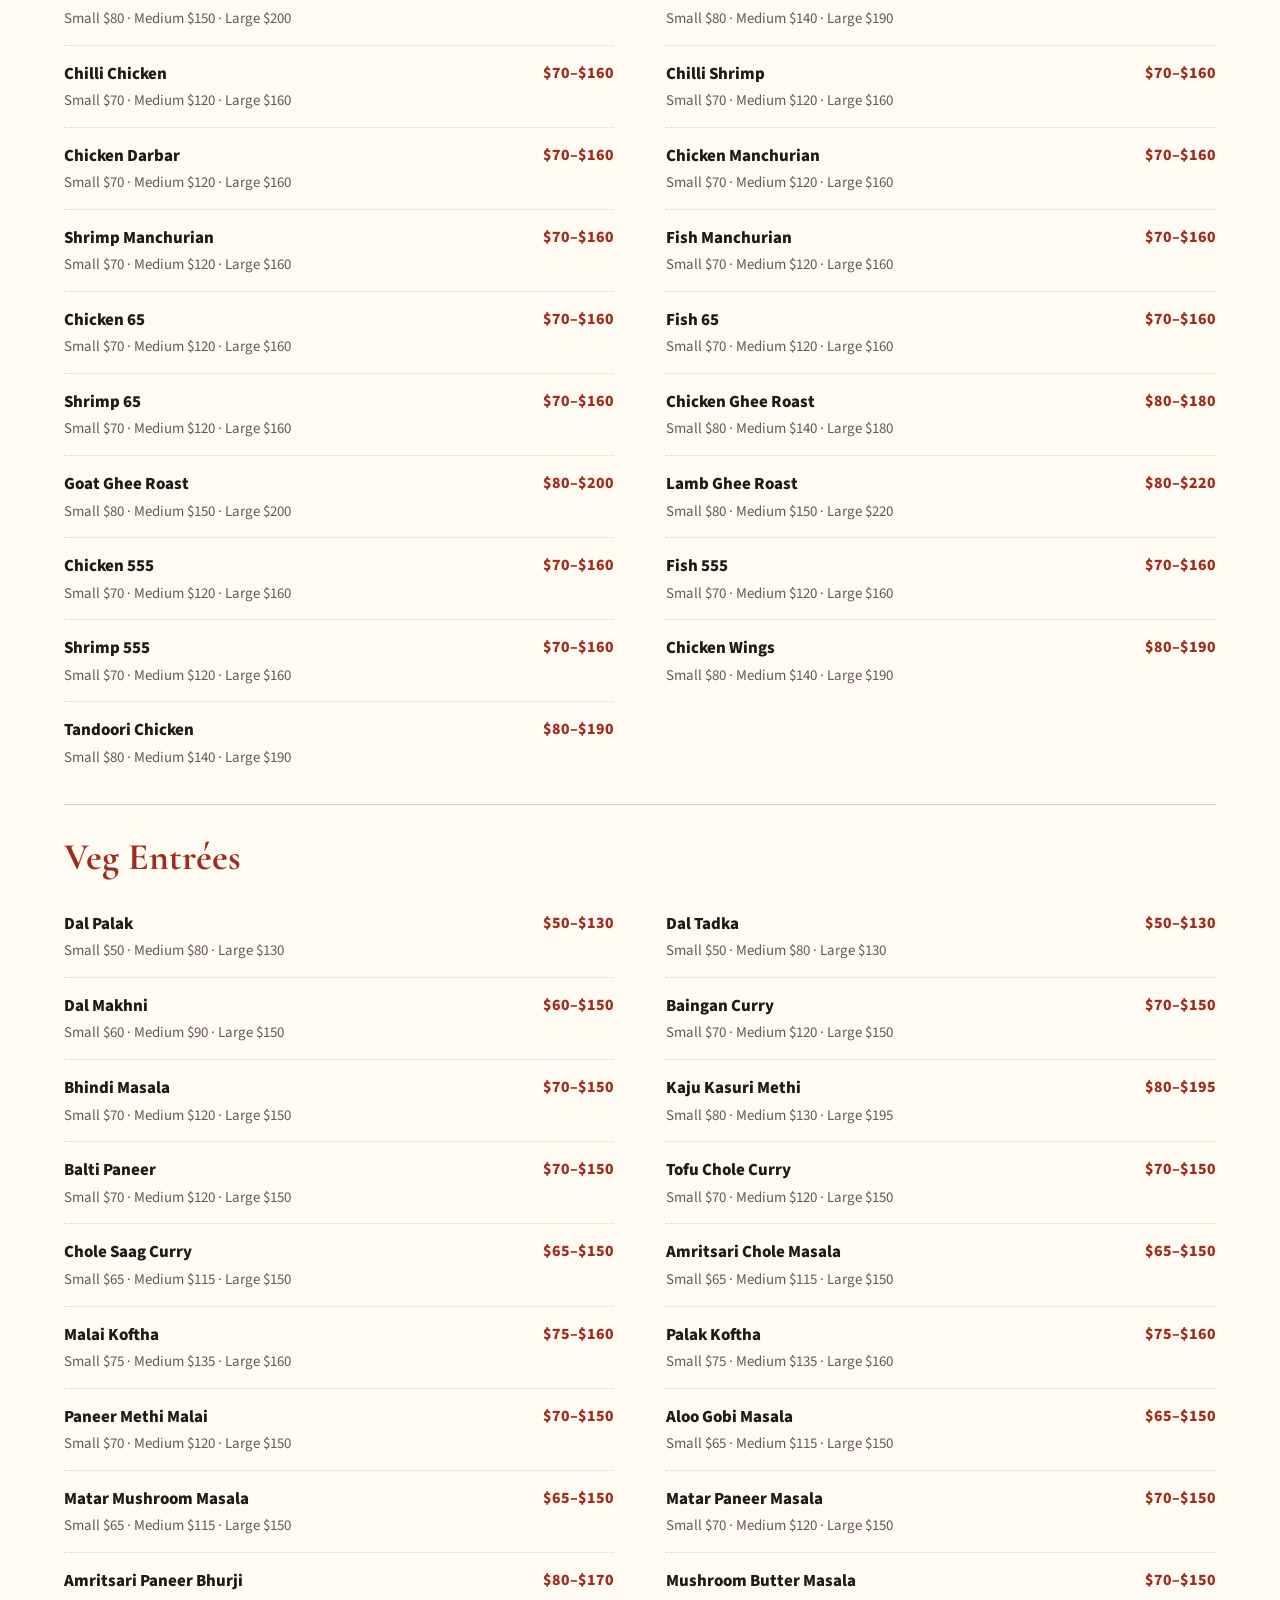
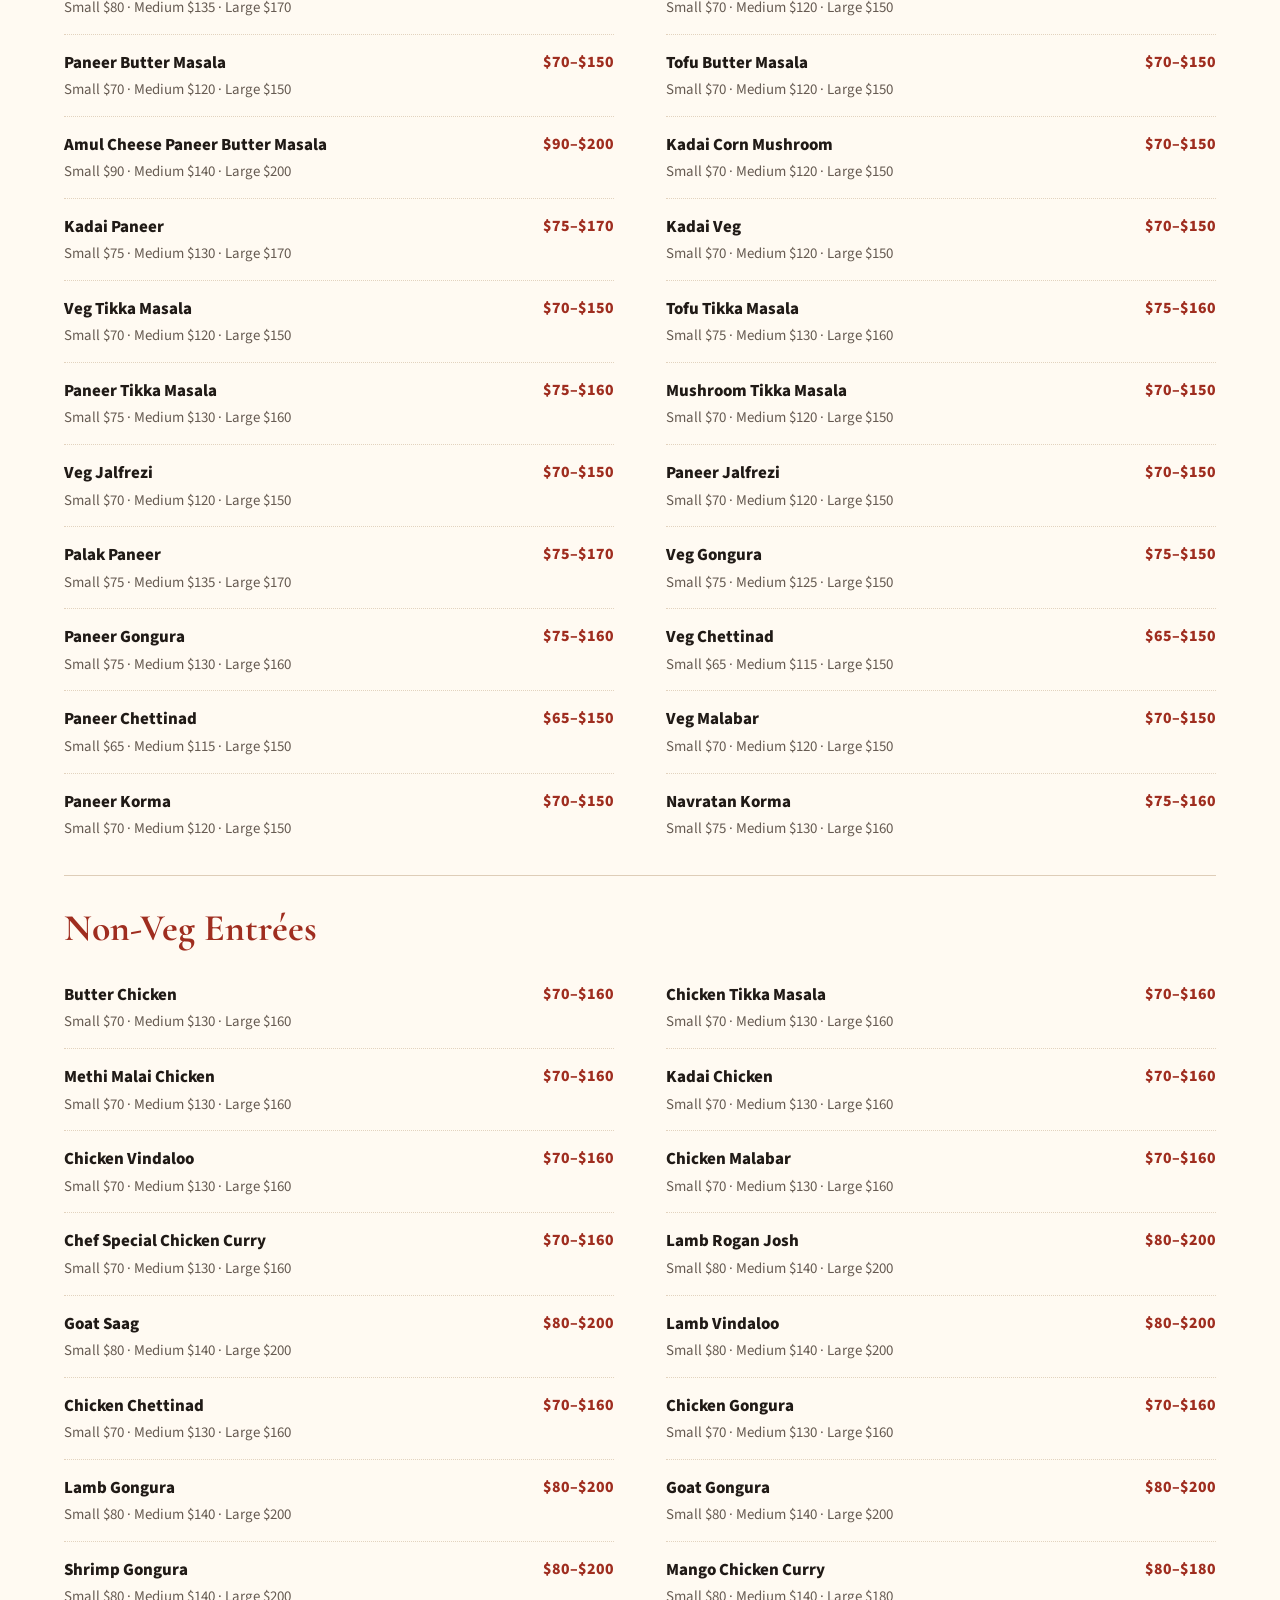
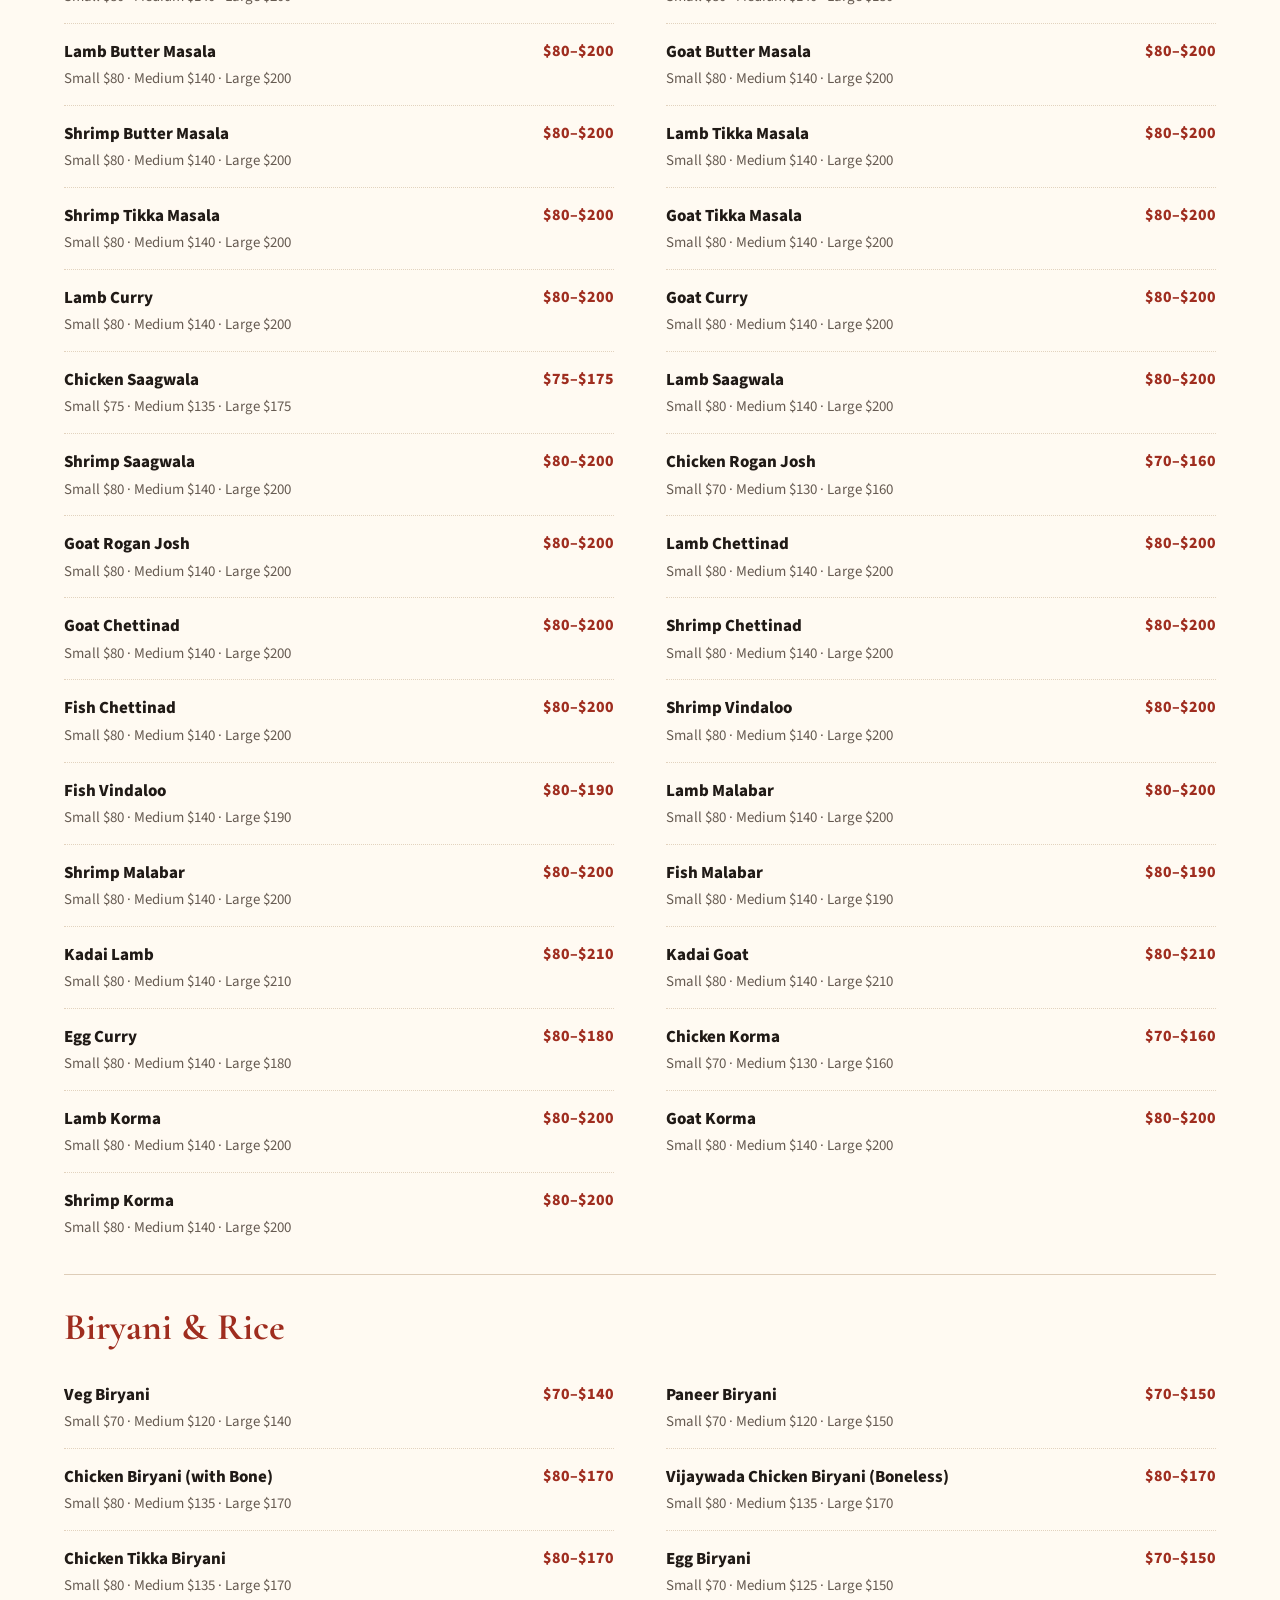
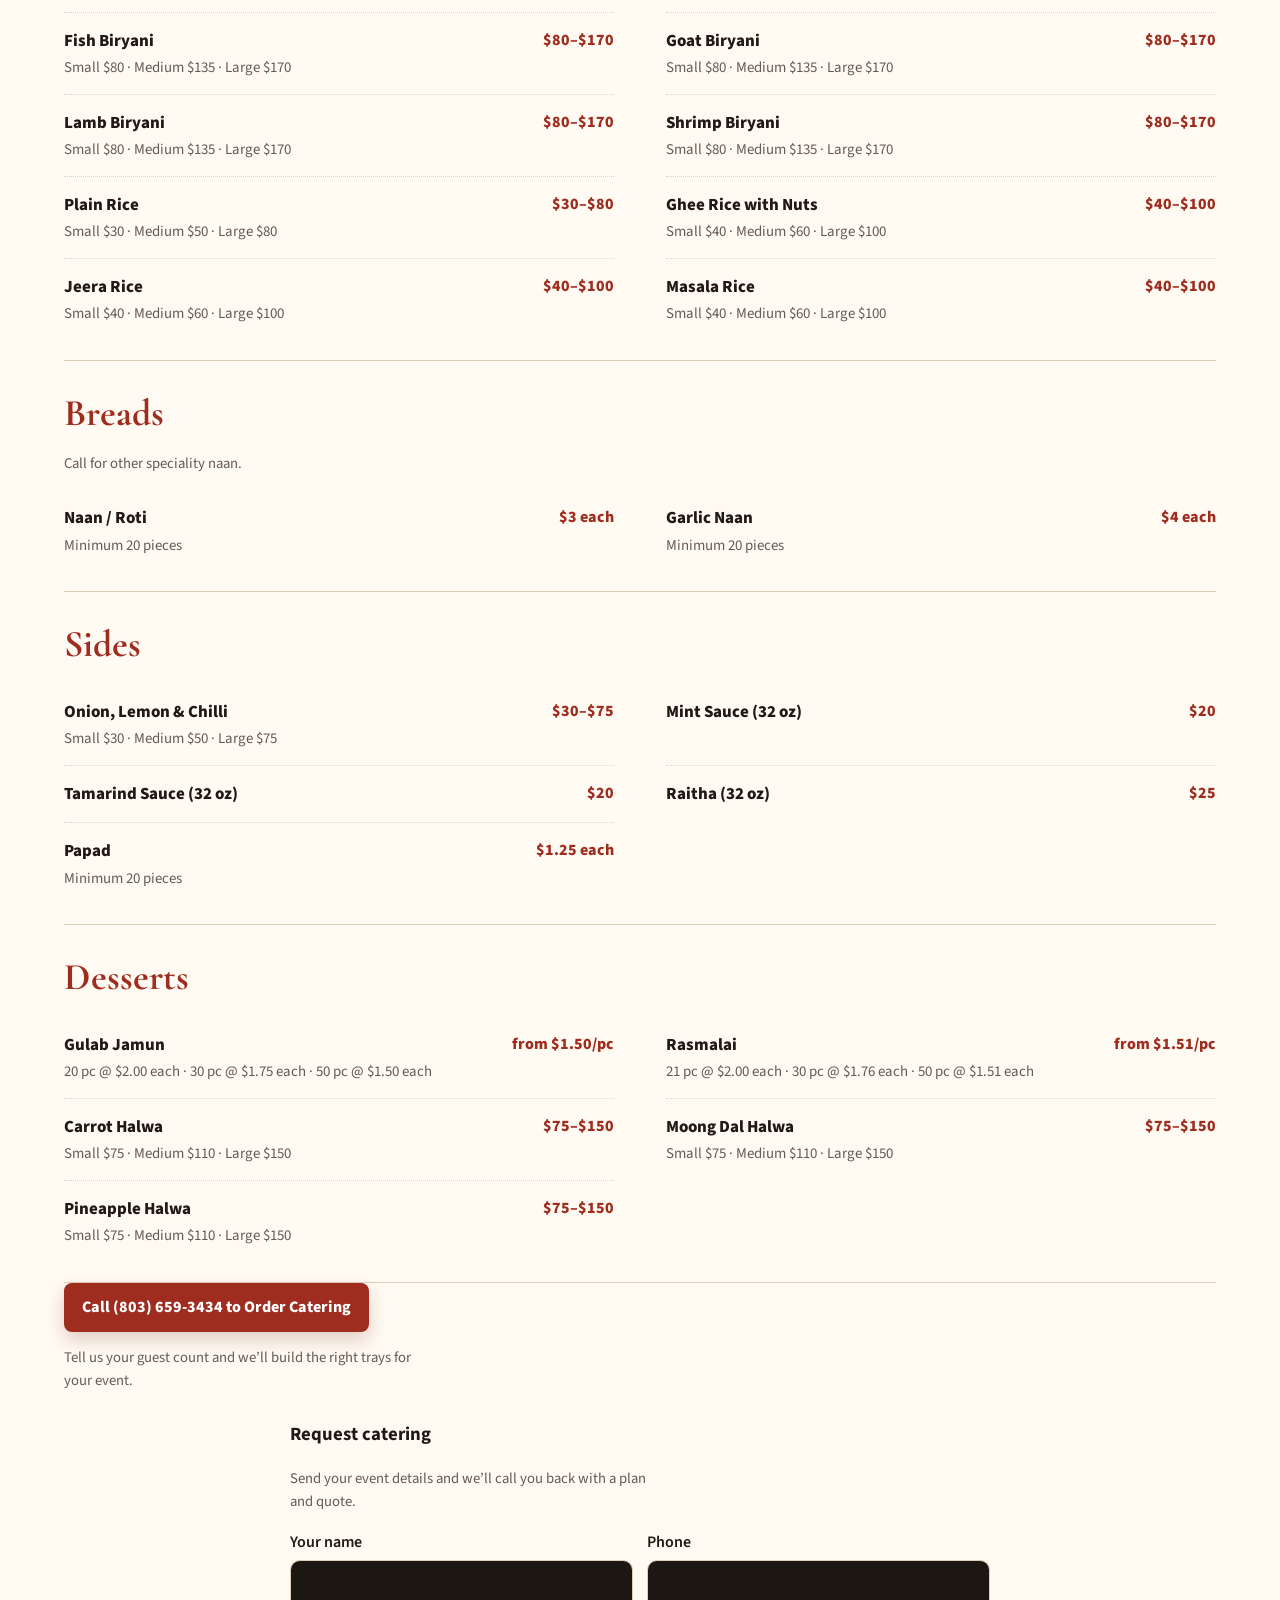
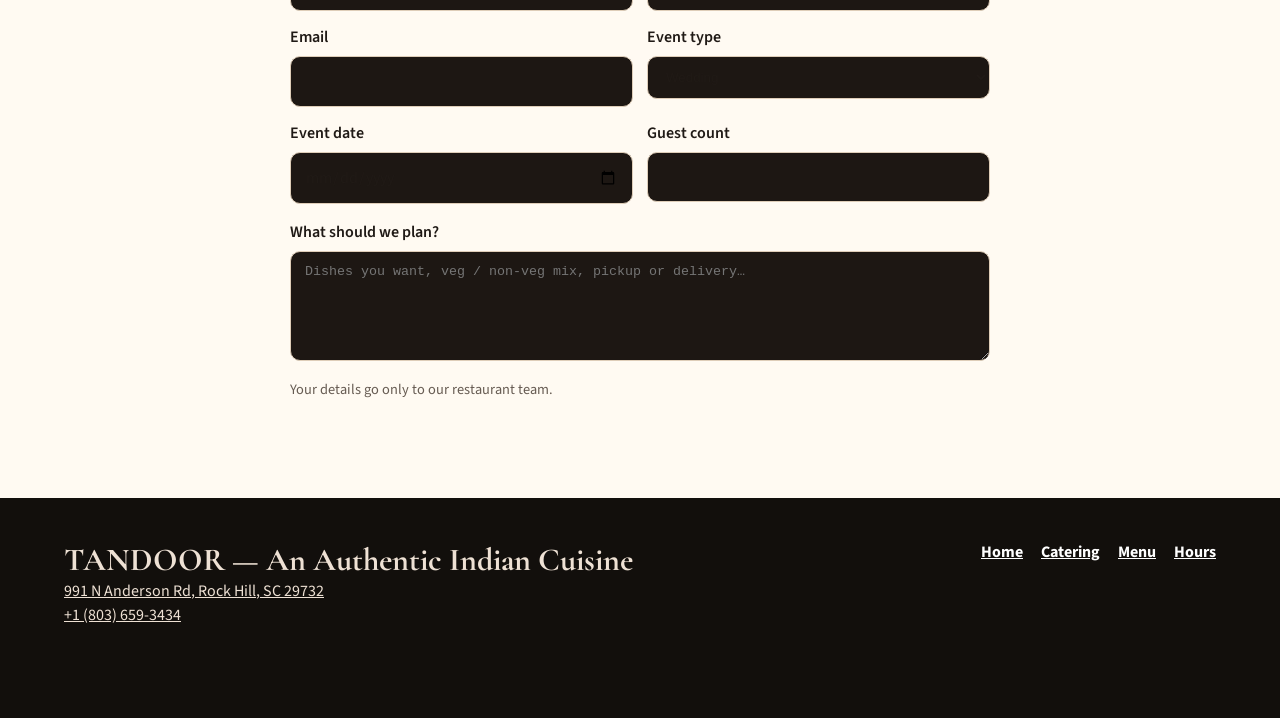
<file: catering.html>
<!doctype html>
<html lang="en">
<head>
  <meta charset="utf-8">
  <meta name="viewport" content="width=device-width, initial-scale=1, viewport-fit=cover">
  <meta name="color-scheme" content="light dark">
  <meta name="theme-color" content="#9f2d1f">
  <link rel="icon" href="favicon.ico" sizes="any">
  <link rel="apple-touch-icon" href="apple-touch-icon.png">
  <title>Indian Catering in Rock Hill, SC | Weddings & Events – Tandoor</title>
  <meta name="description" content="Indian catering in Rock Hill, Fort Mill & Tega Cay — weddings, birthdays & corporate events. Call Tandoor Indian Cuisine at (803) 659-3434 for a quote.">
  <link rel="preconnect" href="https://fonts.googleapis.com">
  <link rel="preconnect" href="https://fonts.gstatic.com" crossorigin>
  <link href="https://fonts.googleapis.com/css2?family=Cormorant+Garamond:wght@600;700&family=Source+Sans+3:wght@400;500;600;700&display=swap" rel="stylesheet">
  <link rel="stylesheet" href="style.css?v=20260928a">
  <link rel="stylesheet" href="order.css">
</head>
<body>
<header class="topbar" aria-label="Primary navigation">
  <a class="header-logo" href="index.html" aria-label="Tandoor Indian Cuisine home"><img src="images/logo.jpg" alt="Tandoor Indian Cuisine logo" width="720" height="640"></a>
  <nav class="navlinks">
    <a href="index.html">Home</a><a href="menu.html">Menu / Order</a><a href="catering.html">Catering</a><a href="index.html#gallery">Gallery</a><a href="index.html#visit">Contact Us</a>
  </nav>
  <a class="order-btn" href="menu.html">Order Online <svg viewBox="0 0 24 24" fill="none" stroke="currentColor" stroke-width="2" aria-hidden="true"><path d="M5 12h14M13 6l6 6-6 6"/></svg></a>
</header>
<main id="main">
<section class="section" id="catering">
  <div class="container">
    <div class="menu-head"><div><div class="section-kicker">Catering</div><h2>We cater your event</h2></div><p class="menu-source">Tray pricing from our catering menu. Call <a href="tel:+18036593434">(803) 659-3434</a> to plan your order.</p></div>
    <div class="catering-events">
<div class="catering-event"><div class="ce-icon">💒</div><div class="ce-name">Weddings</div></div>
<div class="catering-event"><div class="ce-icon">🎂</div><div class="ce-name">Birthday Parties</div></div>
<div class="catering-event"><div class="ce-icon">🍼</div><div class="ce-name">Baby Showers</div></div>
<div class="catering-event"><div class="ce-icon">💼</div><div class="ce-name">Office Gatherings</div></div>
</div>
    <p class="tray-legend">Small serves 8&ndash;10 &nbsp;&middot;&nbsp; Medium serves 16&ndash;18 &nbsp;&middot;&nbsp; Large serves 23&ndash;25</p>
<section class="menu-category"><h3>Veg Appetizers</h3>
<div class="dish-grid">
<article class="dish">
<div class="dish-name">Samosa</div>
<div class="dish-price">$2.19 each</div>
<div class="dish-desc">20 pc @ $2.19 each · 30 pc @ $1.99 each · 50 pc @ $1.75 each</div>
</article>
<article class="dish">
<div class="dish-name">Samosa Chaat</div>
<div class="dish-price">$50–$140</div>
<div class="dish-desc">Small $50 · Medium $80 · Large $140</div>
</article>
<article class="dish">
<div class="dish-name">Chilli Paneer</div>
<div class="dish-price">$60–$175</div>
<div class="dish-desc">Small $60 · Medium $90 · Large $175</div>
</article>
<article class="dish">
<div class="dish-name">Chilli Gobi</div>
<div class="dish-price">$60–$175</div>
<div class="dish-desc">Small $60 · Medium $90 · Large $175</div>
</article>
<article class="dish">
<div class="dish-name">Chilli Baby Corn</div>
<div class="dish-price">$60–$175</div>
<div class="dish-desc">Small $60 · Medium $90 · Large $175</div>
</article>
<article class="dish">
<div class="dish-name">Chilli Mushroom</div>
<div class="dish-price">$60–$175</div>
<div class="dish-desc">Small $60 · Medium $90 · Large $175</div>
</article>
<article class="dish">
<div class="dish-name">Mixed Pakora</div>
<div class="dish-price">$50–$120</div>
<div class="dish-desc">Small $50 · Medium $75 · Large $120</div>
</article>
<article class="dish">
<div class="dish-name">Babycorn Manchurian</div>
<div class="dish-price">$60–$175</div>
<div class="dish-desc">Small $60 · Medium $90 · Large $175</div>
</article>
<article class="dish">
<div class="dish-name">Gobi Manchurian</div>
<div class="dish-price">$60–$175</div>
<div class="dish-desc">Small $60 · Medium $90 · Large $175</div>
</article>
<article class="dish">
<div class="dish-name">Mushroom Manchurian</div>
<div class="dish-price">$60–$175</div>
<div class="dish-desc">Small $60 · Medium $90 · Large $175</div>
</article>
<article class="dish">
<div class="dish-name">Paneer Manchurian</div>
<div class="dish-price">$60–$175</div>
<div class="dish-desc">Small $60 · Medium $90 · Large $175</div>
</article>
<article class="dish">
<div class="dish-name">Mushroom 65</div>
<div class="dish-price">$60–$175</div>
<div class="dish-desc">Small $60 · Medium $90 · Large $175</div>
</article>
<article class="dish">
<div class="dish-name">Baby Corn 65</div>
<div class="dish-price">$60–$175</div>
<div class="dish-desc">Small $60 · Medium $90 · Large $175</div>
</article>
<article class="dish">
<div class="dish-name">Paneer 65</div>
<div class="dish-price">$60–$175</div>
<div class="dish-desc">Small $60 · Medium $90 · Large $175</div>
</article>
<article class="dish">
<div class="dish-name">Gobi 65</div>
<div class="dish-price">$60–$175</div>
<div class="dish-desc">Small $60 · Medium $90 · Large $175</div>
</article>
<article class="dish">
<div class="dish-name">Makhmali Paneer Angara</div>
<div class="dish-price">$80–$180</div>
<div class="dish-desc">Small $80 · Medium $120 · Large $180</div>
</article>
<article class="dish">
<div class="dish-name">Haryali Paneer Kebab</div>
<div class="dish-price">Call for price</div>
<div class="dish-desc">Call (803) 659-3434 for pricing</div>
</article>
</div></section>
<section class="menu-category"><h3>Non-Veg Appetizers</h3>
<div class="dish-grid">
<article class="dish">
<div class="dish-name">Chicken Chukka</div>
<div class="dish-price">$80–$190</div>
<div class="dish-desc">Small $80 · Medium $140 · Large $190</div>
</article>
<article class="dish">
<div class="dish-name">Lamb Chukka</div>
<div class="dish-price">$80–$220</div>
<div class="dish-desc">Small $80 · Medium $150 · Large $220</div>
</article>
<article class="dish">
<div class="dish-name">Goat Chukka</div>
<div class="dish-price">$80–$200</div>
<div class="dish-desc">Small $80 · Medium $150 · Large $200</div>
</article>
<article class="dish">
<div class="dish-name">Chilli Fish</div>
<div class="dish-price">$80–$190</div>
<div class="dish-desc">Small $80 · Medium $140 · Large $190</div>
</article>
<article class="dish">
<div class="dish-name">Chilli Chicken</div>
<div class="dish-price">$70–$160</div>
<div class="dish-desc">Small $70 · Medium $120 · Large $160</div>
</article>
<article class="dish">
<div class="dish-name">Chilli Shrimp</div>
<div class="dish-price">$70–$160</div>
<div class="dish-desc">Small $70 · Medium $120 · Large $160</div>
</article>
<article class="dish">
<div class="dish-name">Chicken Darbar</div>
<div class="dish-price">$70–$160</div>
<div class="dish-desc">Small $70 · Medium $120 · Large $160</div>
</article>
<article class="dish">
<div class="dish-name">Chicken Manchurian</div>
<div class="dish-price">$70–$160</div>
<div class="dish-desc">Small $70 · Medium $120 · Large $160</div>
</article>
<article class="dish">
<div class="dish-name">Shrimp Manchurian</div>
<div class="dish-price">$70–$160</div>
<div class="dish-desc">Small $70 · Medium $120 · Large $160</div>
</article>
<article class="dish">
<div class="dish-name">Fish Manchurian</div>
<div class="dish-price">$70–$160</div>
<div class="dish-desc">Small $70 · Medium $120 · Large $160</div>
</article>
<article class="dish">
<div class="dish-name">Chicken 65</div>
<div class="dish-price">$70–$160</div>
<div class="dish-desc">Small $70 · Medium $120 · Large $160</div>
</article>
<article class="dish">
<div class="dish-name">Fish 65</div>
<div class="dish-price">$70–$160</div>
<div class="dish-desc">Small $70 · Medium $120 · Large $160</div>
</article>
<article class="dish">
<div class="dish-name">Shrimp 65</div>
<div class="dish-price">$70–$160</div>
<div class="dish-desc">Small $70 · Medium $120 · Large $160</div>
</article>
<article class="dish">
<div class="dish-name">Chicken Ghee Roast</div>
<div class="dish-price">$80–$180</div>
<div class="dish-desc">Small $80 · Medium $140 · Large $180</div>
</article>
<article class="dish">
<div class="dish-name">Goat Ghee Roast</div>
<div class="dish-price">$80–$200</div>
<div class="dish-desc">Small $80 · Medium $150 · Large $200</div>
</article>
<article class="dish">
<div class="dish-name">Lamb Ghee Roast</div>
<div class="dish-price">$80–$220</div>
<div class="dish-desc">Small $80 · Medium $150 · Large $220</div>
</article>
<article class="dish">
<div class="dish-name">Chicken 555</div>
<div class="dish-price">$70–$160</div>
<div class="dish-desc">Small $70 · Medium $120 · Large $160</div>
</article>
<article class="dish">
<div class="dish-name">Fish 555</div>
<div class="dish-price">$70–$160</div>
<div class="dish-desc">Small $70 · Medium $120 · Large $160</div>
</article>
<article class="dish">
<div class="dish-name">Shrimp 555</div>
<div class="dish-price">$70–$160</div>
<div class="dish-desc">Small $70 · Medium $120 · Large $160</div>
</article>
<article class="dish">
<div class="dish-name">Chicken Wings</div>
<div class="dish-price">$80–$190</div>
<div class="dish-desc">Small $80 · Medium $140 · Large $190</div>
</article>
<article class="dish">
<div class="dish-name">Tandoori Chicken</div>
<div class="dish-price">$80–$190</div>
<div class="dish-desc">Small $80 · Medium $140 · Large $190</div>
</article>
</div></section>
<section class="menu-category"><h3>Veg Entrées</h3>
<div class="dish-grid">
<article class="dish">
<div class="dish-name">Dal Palak</div>
<div class="dish-price">$50–$130</div>
<div class="dish-desc">Small $50 · Medium $80 · Large $130</div>
</article>
<article class="dish">
<div class="dish-name">Dal Tadka</div>
<div class="dish-price">$50–$130</div>
<div class="dish-desc">Small $50 · Medium $80 · Large $130</div>
</article>
<article class="dish">
<div class="dish-name">Dal Makhni</div>
<div class="dish-price">$60–$150</div>
<div class="dish-desc">Small $60 · Medium $90 · Large $150</div>
</article>
<article class="dish">
<div class="dish-name">Baingan Curry</div>
<div class="dish-price">$70–$150</div>
<div class="dish-desc">Small $70 · Medium $120 · Large $150</div>
</article>
<article class="dish">
<div class="dish-name">Bhindi Masala</div>
<div class="dish-price">$70–$150</div>
<div class="dish-desc">Small $70 · Medium $120 · Large $150</div>
</article>
<article class="dish">
<div class="dish-name">Kaju Kasuri Methi</div>
<div class="dish-price">$80–$195</div>
<div class="dish-desc">Small $80 · Medium $130 · Large $195</div>
</article>
<article class="dish">
<div class="dish-name">Balti Paneer</div>
<div class="dish-price">$70–$150</div>
<div class="dish-desc">Small $70 · Medium $120 · Large $150</div>
</article>
<article class="dish">
<div class="dish-name">Tofu Chole Curry</div>
<div class="dish-price">$70–$150</div>
<div class="dish-desc">Small $70 · Medium $120 · Large $150</div>
</article>
<article class="dish">
<div class="dish-name">Chole Saag Curry</div>
<div class="dish-price">$65–$150</div>
<div class="dish-desc">Small $65 · Medium $115 · Large $150</div>
</article>
<article class="dish">
<div class="dish-name">Amritsari Chole Masala</div>
<div class="dish-price">$65–$150</div>
<div class="dish-desc">Small $65 · Medium $115 · Large $150</div>
</article>
<article class="dish">
<div class="dish-name">Malai Koftha</div>
<div class="dish-price">$75–$160</div>
<div class="dish-desc">Small $75 · Medium $135 · Large $160</div>
</article>
<article class="dish">
<div class="dish-name">Palak Koftha</div>
<div class="dish-price">$75–$160</div>
<div class="dish-desc">Small $75 · Medium $135 · Large $160</div>
</article>
<article class="dish">
<div class="dish-name">Paneer Methi Malai</div>
<div class="dish-price">$70–$150</div>
<div class="dish-desc">Small $70 · Medium $120 · Large $150</div>
</article>
<article class="dish">
<div class="dish-name">Aloo Gobi Masala</div>
<div class="dish-price">$65–$150</div>
<div class="dish-desc">Small $65 · Medium $115 · Large $150</div>
</article>
<article class="dish">
<div class="dish-name">Matar Mushroom Masala</div>
<div class="dish-price">$65–$150</div>
<div class="dish-desc">Small $65 · Medium $115 · Large $150</div>
</article>
<article class="dish">
<div class="dish-name">Matar Paneer Masala</div>
<div class="dish-price">$70–$150</div>
<div class="dish-desc">Small $70 · Medium $120 · Large $150</div>
</article>
<article class="dish">
<div class="dish-name">Amritsari Paneer Bhurji</div>
<div class="dish-price">$80–$170</div>
<div class="dish-desc">Small $80 · Medium $135 · Large $170</div>
</article>
<article class="dish">
<div class="dish-name">Mushroom Butter Masala</div>
<div class="dish-price">$70–$150</div>
<div class="dish-desc">Small $70 · Medium $120 · Large $150</div>
</article>
<article class="dish">
<div class="dish-name">Paneer Butter Masala</div>
<div class="dish-price">$70–$150</div>
<div class="dish-desc">Small $70 · Medium $120 · Large $150</div>
</article>
<article class="dish">
<div class="dish-name">Tofu Butter Masala</div>
<div class="dish-price">$70–$150</div>
<div class="dish-desc">Small $70 · Medium $120 · Large $150</div>
</article>
<article class="dish">
<div class="dish-name">Amul Cheese Paneer Butter Masala</div>
<div class="dish-price">$90–$200</div>
<div class="dish-desc">Small $90 · Medium $140 · Large $200</div>
</article>
<article class="dish">
<div class="dish-name">Kadai Corn Mushroom</div>
<div class="dish-price">$70–$150</div>
<div class="dish-desc">Small $70 · Medium $120 · Large $150</div>
</article>
<article class="dish">
<div class="dish-name">Kadai Paneer</div>
<div class="dish-price">$75–$170</div>
<div class="dish-desc">Small $75 · Medium $130 · Large $170</div>
</article>
<article class="dish">
<div class="dish-name">Kadai Veg</div>
<div class="dish-price">$70–$150</div>
<div class="dish-desc">Small $70 · Medium $120 · Large $150</div>
</article>
<article class="dish">
<div class="dish-name">Veg Tikka Masala</div>
<div class="dish-price">$70–$150</div>
<div class="dish-desc">Small $70 · Medium $120 · Large $150</div>
</article>
<article class="dish">
<div class="dish-name">Tofu Tikka Masala</div>
<div class="dish-price">$75–$160</div>
<div class="dish-desc">Small $75 · Medium $130 · Large $160</div>
</article>
<article class="dish">
<div class="dish-name">Paneer Tikka Masala</div>
<div class="dish-price">$75–$160</div>
<div class="dish-desc">Small $75 · Medium $130 · Large $160</div>
</article>
<article class="dish">
<div class="dish-name">Mushroom Tikka Masala</div>
<div class="dish-price">$70–$150</div>
<div class="dish-desc">Small $70 · Medium $120 · Large $150</div>
</article>
<article class="dish">
<div class="dish-name">Veg Jalfrezi</div>
<div class="dish-price">$70–$150</div>
<div class="dish-desc">Small $70 · Medium $120 · Large $150</div>
</article>
<article class="dish">
<div class="dish-name">Paneer Jalfrezi</div>
<div class="dish-price">$70–$150</div>
<div class="dish-desc">Small $70 · Medium $120 · Large $150</div>
</article>
<article class="dish">
<div class="dish-name">Palak Paneer</div>
<div class="dish-price">$75–$170</div>
<div class="dish-desc">Small $75 · Medium $135 · Large $170</div>
</article>
<article class="dish">
<div class="dish-name">Veg Gongura</div>
<div class="dish-price">$75–$150</div>
<div class="dish-desc">Small $75 · Medium $125 · Large $150</div>
</article>
<article class="dish">
<div class="dish-name">Paneer Gongura</div>
<div class="dish-price">$75–$160</div>
<div class="dish-desc">Small $75 · Medium $130 · Large $160</div>
</article>
<article class="dish">
<div class="dish-name">Veg Chettinad</div>
<div class="dish-price">$65–$150</div>
<div class="dish-desc">Small $65 · Medium $115 · Large $150</div>
</article>
<article class="dish">
<div class="dish-name">Paneer Chettinad</div>
<div class="dish-price">$65–$150</div>
<div class="dish-desc">Small $65 · Medium $115 · Large $150</div>
</article>
<article class="dish">
<div class="dish-name">Veg Malabar</div>
<div class="dish-price">$70–$150</div>
<div class="dish-desc">Small $70 · Medium $120 · Large $150</div>
</article>
<article class="dish">
<div class="dish-name">Paneer Korma</div>
<div class="dish-price">$70–$150</div>
<div class="dish-desc">Small $70 · Medium $120 · Large $150</div>
</article>
<article class="dish">
<div class="dish-name">Navratan Korma</div>
<div class="dish-price">$75–$160</div>
<div class="dish-desc">Small $75 · Medium $130 · Large $160</div>
</article>
</div></section>
<section class="menu-category"><h3>Non-Veg Entrées</h3>
<div class="dish-grid">
<article class="dish">
<div class="dish-name">Butter Chicken</div>
<div class="dish-price">$70–$160</div>
<div class="dish-desc">Small $70 · Medium $130 · Large $160</div>
</article>
<article class="dish">
<div class="dish-name">Chicken Tikka Masala</div>
<div class="dish-price">$70–$160</div>
<div class="dish-desc">Small $70 · Medium $130 · Large $160</div>
</article>
<article class="dish">
<div class="dish-name">Methi Malai Chicken</div>
<div class="dish-price">$70–$160</div>
<div class="dish-desc">Small $70 · Medium $130 · Large $160</div>
</article>
<article class="dish">
<div class="dish-name">Kadai Chicken</div>
<div class="dish-price">$70–$160</div>
<div class="dish-desc">Small $70 · Medium $130 · Large $160</div>
</article>
<article class="dish">
<div class="dish-name">Chicken Vindaloo</div>
<div class="dish-price">$70–$160</div>
<div class="dish-desc">Small $70 · Medium $130 · Large $160</div>
</article>
<article class="dish">
<div class="dish-name">Chicken Malabar</div>
<div class="dish-price">$70–$160</div>
<div class="dish-desc">Small $70 · Medium $130 · Large $160</div>
</article>
<article class="dish">
<div class="dish-name">Chef Special Chicken Curry</div>
<div class="dish-price">$70–$160</div>
<div class="dish-desc">Small $70 · Medium $130 · Large $160</div>
</article>
<article class="dish">
<div class="dish-name">Lamb Rogan Josh</div>
<div class="dish-price">$80–$200</div>
<div class="dish-desc">Small $80 · Medium $140 · Large $200</div>
</article>
<article class="dish">
<div class="dish-name">Goat Saag</div>
<div class="dish-price">$80–$200</div>
<div class="dish-desc">Small $80 · Medium $140 · Large $200</div>
</article>
<article class="dish">
<div class="dish-name">Lamb Vindaloo</div>
<div class="dish-price">$80–$200</div>
<div class="dish-desc">Small $80 · Medium $140 · Large $200</div>
</article>
<article class="dish">
<div class="dish-name">Chicken Chettinad</div>
<div class="dish-price">$70–$160</div>
<div class="dish-desc">Small $70 · Medium $130 · Large $160</div>
</article>
<article class="dish">
<div class="dish-name">Chicken Gongura</div>
<div class="dish-price">$70–$160</div>
<div class="dish-desc">Small $70 · Medium $130 · Large $160</div>
</article>
<article class="dish">
<div class="dish-name">Lamb Gongura</div>
<div class="dish-price">$80–$200</div>
<div class="dish-desc">Small $80 · Medium $140 · Large $200</div>
</article>
<article class="dish">
<div class="dish-name">Goat Gongura</div>
<div class="dish-price">$80–$200</div>
<div class="dish-desc">Small $80 · Medium $140 · Large $200</div>
</article>
<article class="dish">
<div class="dish-name">Shrimp Gongura</div>
<div class="dish-price">$80–$200</div>
<div class="dish-desc">Small $80 · Medium $140 · Large $200</div>
</article>
<article class="dish">
<div class="dish-name">Mango Chicken Curry</div>
<div class="dish-price">$80–$180</div>
<div class="dish-desc">Small $80 · Medium $140 · Large $180</div>
</article>
<article class="dish">
<div class="dish-name">Lamb Butter Masala</div>
<div class="dish-price">$80–$200</div>
<div class="dish-desc">Small $80 · Medium $140 · Large $200</div>
</article>
<article class="dish">
<div class="dish-name">Goat Butter Masala</div>
<div class="dish-price">$80–$200</div>
<div class="dish-desc">Small $80 · Medium $140 · Large $200</div>
</article>
<article class="dish">
<div class="dish-name">Shrimp Butter Masala</div>
<div class="dish-price">$80–$200</div>
<div class="dish-desc">Small $80 · Medium $140 · Large $200</div>
</article>
<article class="dish">
<div class="dish-name">Lamb Tikka Masala</div>
<div class="dish-price">$80–$200</div>
<div class="dish-desc">Small $80 · Medium $140 · Large $200</div>
</article>
<article class="dish">
<div class="dish-name">Shrimp Tikka Masala</div>
<div class="dish-price">$80–$200</div>
<div class="dish-desc">Small $80 · Medium $140 · Large $200</div>
</article>
<article class="dish">
<div class="dish-name">Goat Tikka Masala</div>
<div class="dish-price">$80–$200</div>
<div class="dish-desc">Small $80 · Medium $140 · Large $200</div>
</article>
<article class="dish">
<div class="dish-name">Lamb Curry</div>
<div class="dish-price">$80–$200</div>
<div class="dish-desc">Small $80 · Medium $140 · Large $200</div>
</article>
<article class="dish">
<div class="dish-name">Goat Curry</div>
<div class="dish-price">$80–$200</div>
<div class="dish-desc">Small $80 · Medium $140 · Large $200</div>
</article>
<article class="dish">
<div class="dish-name">Chicken Saagwala</div>
<div class="dish-price">$75–$175</div>
<div class="dish-desc">Small $75 · Medium $135 · Large $175</div>
</article>
<article class="dish">
<div class="dish-name">Lamb Saagwala</div>
<div class="dish-price">$80–$200</div>
<div class="dish-desc">Small $80 · Medium $140 · Large $200</div>
</article>
<article class="dish">
<div class="dish-name">Shrimp Saagwala</div>
<div class="dish-price">$80–$200</div>
<div class="dish-desc">Small $80 · Medium $140 · Large $200</div>
</article>
<article class="dish">
<div class="dish-name">Chicken Rogan Josh</div>
<div class="dish-price">$70–$160</div>
<div class="dish-desc">Small $70 · Medium $130 · Large $160</div>
</article>
<article class="dish">
<div class="dish-name">Goat Rogan Josh</div>
<div class="dish-price">$80–$200</div>
<div class="dish-desc">Small $80 · Medium $140 · Large $200</div>
</article>
<article class="dish">
<div class="dish-name">Lamb Chettinad</div>
<div class="dish-price">$80–$200</div>
<div class="dish-desc">Small $80 · Medium $140 · Large $200</div>
</article>
<article class="dish">
<div class="dish-name">Goat Chettinad</div>
<div class="dish-price">$80–$200</div>
<div class="dish-desc">Small $80 · Medium $140 · Large $200</div>
</article>
<article class="dish">
<div class="dish-name">Shrimp Chettinad</div>
<div class="dish-price">$80–$200</div>
<div class="dish-desc">Small $80 · Medium $140 · Large $200</div>
</article>
<article class="dish">
<div class="dish-name">Fish Chettinad</div>
<div class="dish-price">$80–$200</div>
<div class="dish-desc">Small $80 · Medium $140 · Large $200</div>
</article>
<article class="dish">
<div class="dish-name">Shrimp Vindaloo</div>
<div class="dish-price">$80–$200</div>
<div class="dish-desc">Small $80 · Medium $140 · Large $200</div>
</article>
<article class="dish">
<div class="dish-name">Fish Vindaloo</div>
<div class="dish-price">$80–$190</div>
<div class="dish-desc">Small $80 · Medium $140 · Large $190</div>
</article>
<article class="dish">
<div class="dish-name">Lamb Malabar</div>
<div class="dish-price">$80–$200</div>
<div class="dish-desc">Small $80 · Medium $140 · Large $200</div>
</article>
<article class="dish">
<div class="dish-name">Shrimp Malabar</div>
<div class="dish-price">$80–$200</div>
<div class="dish-desc">Small $80 · Medium $140 · Large $200</div>
</article>
<article class="dish">
<div class="dish-name">Fish Malabar</div>
<div class="dish-price">$80–$190</div>
<div class="dish-desc">Small $80 · Medium $140 · Large $190</div>
</article>
<article class="dish">
<div class="dish-name">Kadai Lamb</div>
<div class="dish-price">$80–$210</div>
<div class="dish-desc">Small $80 · Medium $140 · Large $210</div>
</article>
<article class="dish">
<div class="dish-name">Kadai Goat</div>
<div class="dish-price">$80–$210</div>
<div class="dish-desc">Small $80 · Medium $140 · Large $210</div>
</article>
<article class="dish">
<div class="dish-name">Egg Curry</div>
<div class="dish-price">$80–$180</div>
<div class="dish-desc">Small $80 · Medium $140 · Large $180</div>
</article>
<article class="dish">
<div class="dish-name">Chicken Korma</div>
<div class="dish-price">$70–$160</div>
<div class="dish-desc">Small $70 · Medium $130 · Large $160</div>
</article>
<article class="dish">
<div class="dish-name">Lamb Korma</div>
<div class="dish-price">$80–$200</div>
<div class="dish-desc">Small $80 · Medium $140 · Large $200</div>
</article>
<article class="dish">
<div class="dish-name">Goat Korma</div>
<div class="dish-price">$80–$200</div>
<div class="dish-desc">Small $80 · Medium $140 · Large $200</div>
</article>
<article class="dish">
<div class="dish-name">Shrimp Korma</div>
<div class="dish-price">$80–$200</div>
<div class="dish-desc">Small $80 · Medium $140 · Large $200</div>
</article>
</div></section>
<section class="menu-category"><h3>Biryani &amp; Rice</h3>
<div class="dish-grid">
<article class="dish">
<div class="dish-name">Veg Biryani</div>
<div class="dish-price">$70–$140</div>
<div class="dish-desc">Small $70 · Medium $120 · Large $140</div>
</article>
<article class="dish">
<div class="dish-name">Paneer Biryani</div>
<div class="dish-price">$70–$150</div>
<div class="dish-desc">Small $70 · Medium $120 · Large $150</div>
</article>
<article class="dish">
<div class="dish-name">Chicken Biryani (with Bone)</div>
<div class="dish-price">$80–$170</div>
<div class="dish-desc">Small $80 · Medium $135 · Large $170</div>
</article>
<article class="dish">
<div class="dish-name">Vijaywada Chicken Biryani (Boneless)</div>
<div class="dish-price">$80–$170</div>
<div class="dish-desc">Small $80 · Medium $135 · Large $170</div>
</article>
<article class="dish">
<div class="dish-name">Chicken Tikka Biryani</div>
<div class="dish-price">$80–$170</div>
<div class="dish-desc">Small $80 · Medium $135 · Large $170</div>
</article>
<article class="dish">
<div class="dish-name">Egg Biryani</div>
<div class="dish-price">$70–$150</div>
<div class="dish-desc">Small $70 · Medium $125 · Large $150</div>
</article>
<article class="dish">
<div class="dish-name">Fish Biryani</div>
<div class="dish-price">$80–$170</div>
<div class="dish-desc">Small $80 · Medium $135 · Large $170</div>
</article>
<article class="dish">
<div class="dish-name">Goat Biryani</div>
<div class="dish-price">$80–$170</div>
<div class="dish-desc">Small $80 · Medium $135 · Large $170</div>
</article>
<article class="dish">
<div class="dish-name">Lamb Biryani</div>
<div class="dish-price">$80–$170</div>
<div class="dish-desc">Small $80 · Medium $135 · Large $170</div>
</article>
<article class="dish">
<div class="dish-name">Shrimp Biryani</div>
<div class="dish-price">$80–$170</div>
<div class="dish-desc">Small $80 · Medium $135 · Large $170</div>
</article>
<article class="dish">
<div class="dish-name">Plain Rice</div>
<div class="dish-price">$30–$80</div>
<div class="dish-desc">Small $30 · Medium $50 · Large $80</div>
</article>
<article class="dish">
<div class="dish-name">Ghee Rice with Nuts</div>
<div class="dish-price">$40–$100</div>
<div class="dish-desc">Small $40 · Medium $60 · Large $100</div>
</article>
<article class="dish">
<div class="dish-name">Jeera Rice</div>
<div class="dish-price">$40–$100</div>
<div class="dish-desc">Small $40 · Medium $60 · Large $100</div>
</article>
<article class="dish">
<div class="dish-name">Masala Rice</div>
<div class="dish-price">$40–$100</div>
<div class="dish-desc">Small $40 · Medium $60 · Large $100</div>
</article>
</div></section>
<section class="menu-category"><h3>Breads</h3>
<p class="menu-source">Call for other speciality naan.</p>
<div class="dish-grid">
<article class="dish">
<div class="dish-name">Naan / Roti</div>
<div class="dish-price">$3 each</div>
<div class="dish-desc">Minimum 20 pieces</div>
</article>
<article class="dish">
<div class="dish-name">Garlic Naan</div>
<div class="dish-price">$4 each</div>
<div class="dish-desc">Minimum 20 pieces</div>
</article>
</div></section>
<section class="menu-category"><h3>Sides</h3>
<div class="dish-grid">
<article class="dish">
<div class="dish-name">Onion, Lemon &amp; Chilli</div>
<div class="dish-price">$30–$75</div>
<div class="dish-desc">Small $30 · Medium $50 · Large $75</div>
</article>
<article class="dish">
<div class="dish-name">Mint Sauce (32 oz)</div>
<div class="dish-price">$20</div>
</article>
<article class="dish">
<div class="dish-name">Tamarind Sauce (32 oz)</div>
<div class="dish-price">$20</div>
</article>
<article class="dish">
<div class="dish-name">Raitha (32 oz)</div>
<div class="dish-price">$25</div>
</article>
<article class="dish">
<div class="dish-name">Papad</div>
<div class="dish-price">$1.25 each</div>
<div class="dish-desc">Minimum 20 pieces</div>
</article>
</div></section>
<section class="menu-category"><h3>Desserts</h3>
<div class="dish-grid">
<article class="dish">
<div class="dish-name">Gulab Jamun</div>
<div class="dish-price">from $1.50/pc</div>
<div class="dish-desc">20 pc @ $2.00 each · 30 pc @ $1.75 each · 50 pc @ $1.50 each</div>
</article>
<article class="dish">
<div class="dish-name">Rasmalai</div>
<div class="dish-price">from $1.51/pc</div>
<div class="dish-desc">21 pc @ $2.00 each · 30 pc @ $1.76 each · 50 pc @ $1.51 each</div>
</article>
<article class="dish">
<div class="dish-name">Carrot Halwa</div>
<div class="dish-price">$75–$150</div>
<div class="dish-desc">Small $75 · Medium $110 · Large $150</div>
</article>
<article class="dish">
<div class="dish-name">Moong Dal Halwa</div>
<div class="dish-price">$75–$150</div>
<div class="dish-desc">Small $75 · Medium $110 · Large $150</div>
</article>
<article class="dish">
<div class="dish-name">Pineapple Halwa</div>
<div class="dish-price">$75–$150</div>
<div class="dish-desc">Small $75 · Medium $110 · Large $150</div>
</article>
</div></section>
<div class="catering-cta"><a class="order-btn" href="tel:+18036593434">Call (803) 659-3434 to Order Catering</a><p class="menu-source">Tell us your guest count and we&rsquo;ll build the right trays for your event.</p></div>
  </div>

<div class="inquiry">
  <h3>Request catering</h3>
  <p class="menu-source">Send your event details and we&rsquo;ll call you back with a plan and quote.</p>
  <form name="catering-inquiry" method="POST" data-netlify="true" netlify-honeypot="bot-field" id="cateringForm">
    <input type="hidden" name="form-name" value="catering-inquiry">
    <p class="hp"><label>Leave this blank: <input name="bot-field" tabindex="-1" autocomplete="off"></label></p>
    <div class="form-grid">
      <label>Your name<input type="text" name="name" required autocomplete="name"></label>
      <label>Phone<input type="tel" name="phone" required autocomplete="tel"></label>
      <label>Email<input type="email" name="email" autocomplete="email"></label>
      <label>Event type<select name="event-type">
        <option>Wedding</option><option>Birthday Party</option><option>Baby Shower</option>
        <option>Office Gathering</option><option>Other</option>
      </select></label>
      <label>Event date<input type="date" name="date"></label>
      <label>Guest count<input type="number" name="guests" min="1" inputmode="numeric"></label>
    </div>
    <label class="full">What should we plan?<textarea name="details" rows="4" placeholder="Dishes you want, veg / non-veg mix, pickup or delivery&hellip;"></textarea></label>
    <button class="order-btn" type="submit">Send catering request</button>
    <p class="form-note">Your details go only to our restaurant team.</p>
  </form>
  <div class="form-success" id="cateringSuccess" hidden>
    <h3>Request received!</h3>
    <p>Thanks &mdash; we&rsquo;ll call you back shortly to plan your catering.</p>
  </div>
</div>
</section>
</main>
<footer><div class="footer-inner"><div><div class="footer-name">TANDOOR &mdash; An Authentic Indian Cuisine</div><div><a href="https://www.google.com/maps/dir/?api=1&destination=Tandoor+Indian+Cuisine+991+N+Anderson+Rd+Rock+Hill+SC+29732" target="_blank" rel="noopener">991 N Anderson Rd, Rock Hill, SC 29732</a></div><a href="tel:+18036593434">+1 (803) 659-3434</a></div><div class="footer-links"><a href="index.html">Home</a><a href="catering.html">Catering</a><a href="menu.html">Menu</a><a href="index.html#visit">Hours</a><a class="linklike" href="menu.html">Order Online</a></div></div></footer>
<div class="mobile-order"><a class="order-btn" href="menu.html">Start an Order <svg viewBox="0 0 24 24" fill="none" stroke="currentColor" stroke-width="2" aria-hidden="true"><path d="M5 12h14M13 6l6 6-6 6"/></svg></a></div>
<script>
(function(){
var CATERING_EMAIL='';
var f=document.getElementById('cateringForm');if(!f)return;
var de=f.elements['date'];
if(de&&de.type==='date'){var _t=new Date();de.min=_t.getFullYear()+'-'+String(_t.getMonth()+1).padStart(2,'0')+'-'+String(_t.getDate()).padStart(2,'0');}
f.addEventListener('submit',function(e){
e.preventDefault();
function val(n){var el=f.elements[n];return el?el.value.trim():'';}
var d={name:val('name'),phone:val('phone'),email:val('email'),type:val('event-type'),date:val('date'),guests:val('guests'),details:val('details')};
if(d.date){var _today=new Date();_today.setHours(0,0,0,0);if(new Date(d.date+'T00:00:00')<_today){alert('Please choose a date in the future for your event.');return;}}
function done(title,msg){f.hidden=true;var s=document.getElementById('cateringSuccess');s.hidden=false;s.querySelector('h3').textContent=title;s.querySelector('p').textContent=msg;s.scrollIntoView({behavior:'smooth',block:'center'});}
if(CATERING_EMAIL){
var subject=encodeURIComponent('Catering request: '+(d.type||'Event')+' on '+(d.date||'TBD'));
var body=encodeURIComponent('Name: '+d.name+'\nPhone: '+d.phone+'\nEmail: '+d.email+'\nEvent type: '+d.type+'\nEvent date: '+d.date+'\nGuest count: '+d.guests+'\n\nDetails:\n'+d.details);
window.location.href='mailto:'+CATERING_EMAIL+'?subject='+subject+'&body='+body;
done('Request ready to send','Thanks '+d.name+' \u2014 your email app should have opened with the request filled in. Just hit send, or call us at (803) 659-3434.');
}else{
done('Thanks '+d.name+'!','Please call or text (803) 659-3434 to confirm your '+(d.type||'event')+' details and we\u2019ll plan it together.');
}
});
})();

</script>
<script src="https://checkout.clover.com/sdk.js"></script>
<script src="order.js?v=20260927a"></script>

<!-- Cloudflare Web Analytics --><script type='module' src='https://static.cloudflareinsights.com/beacon.min.js' data-cf-beacon='{"token": "9a6dc5c1bf6d42808915f40dd0e67ea7"}'></script><!-- End Cloudflare Web Analytics -->
</body></html>
</file>
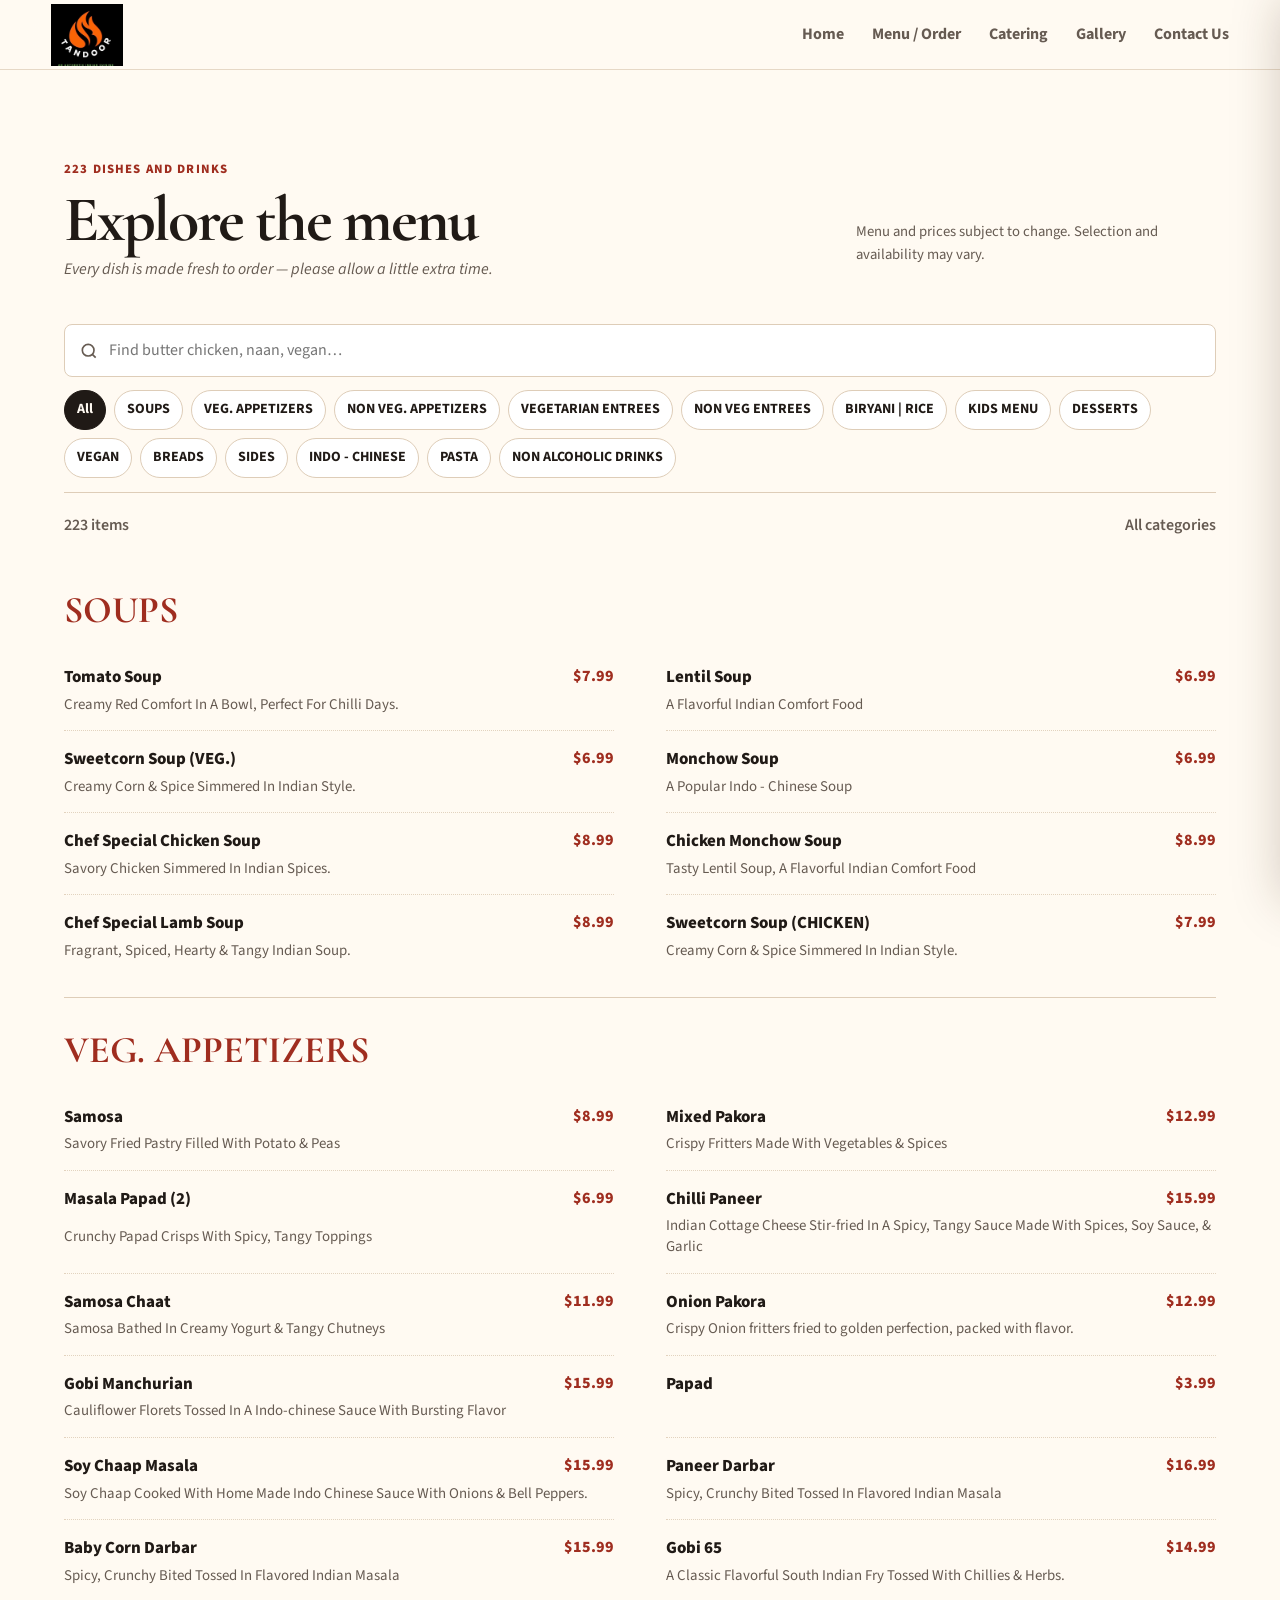
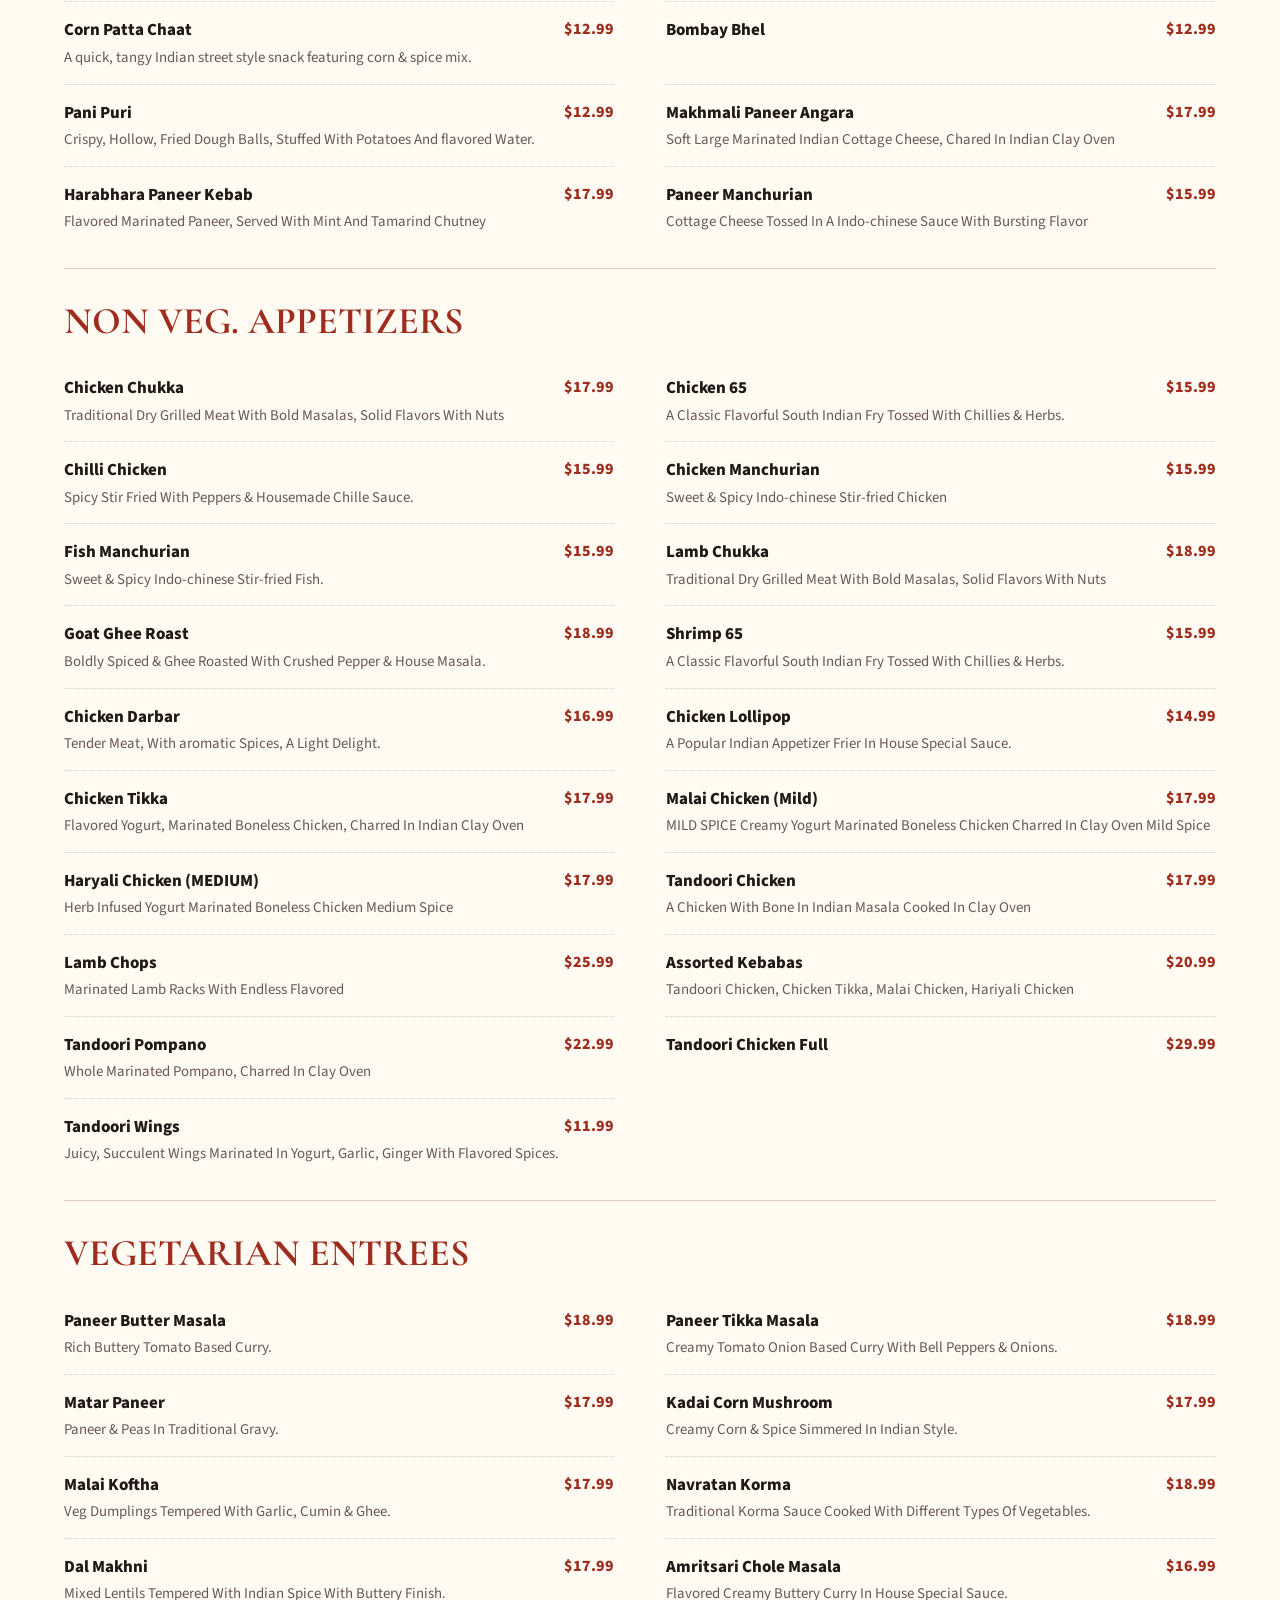
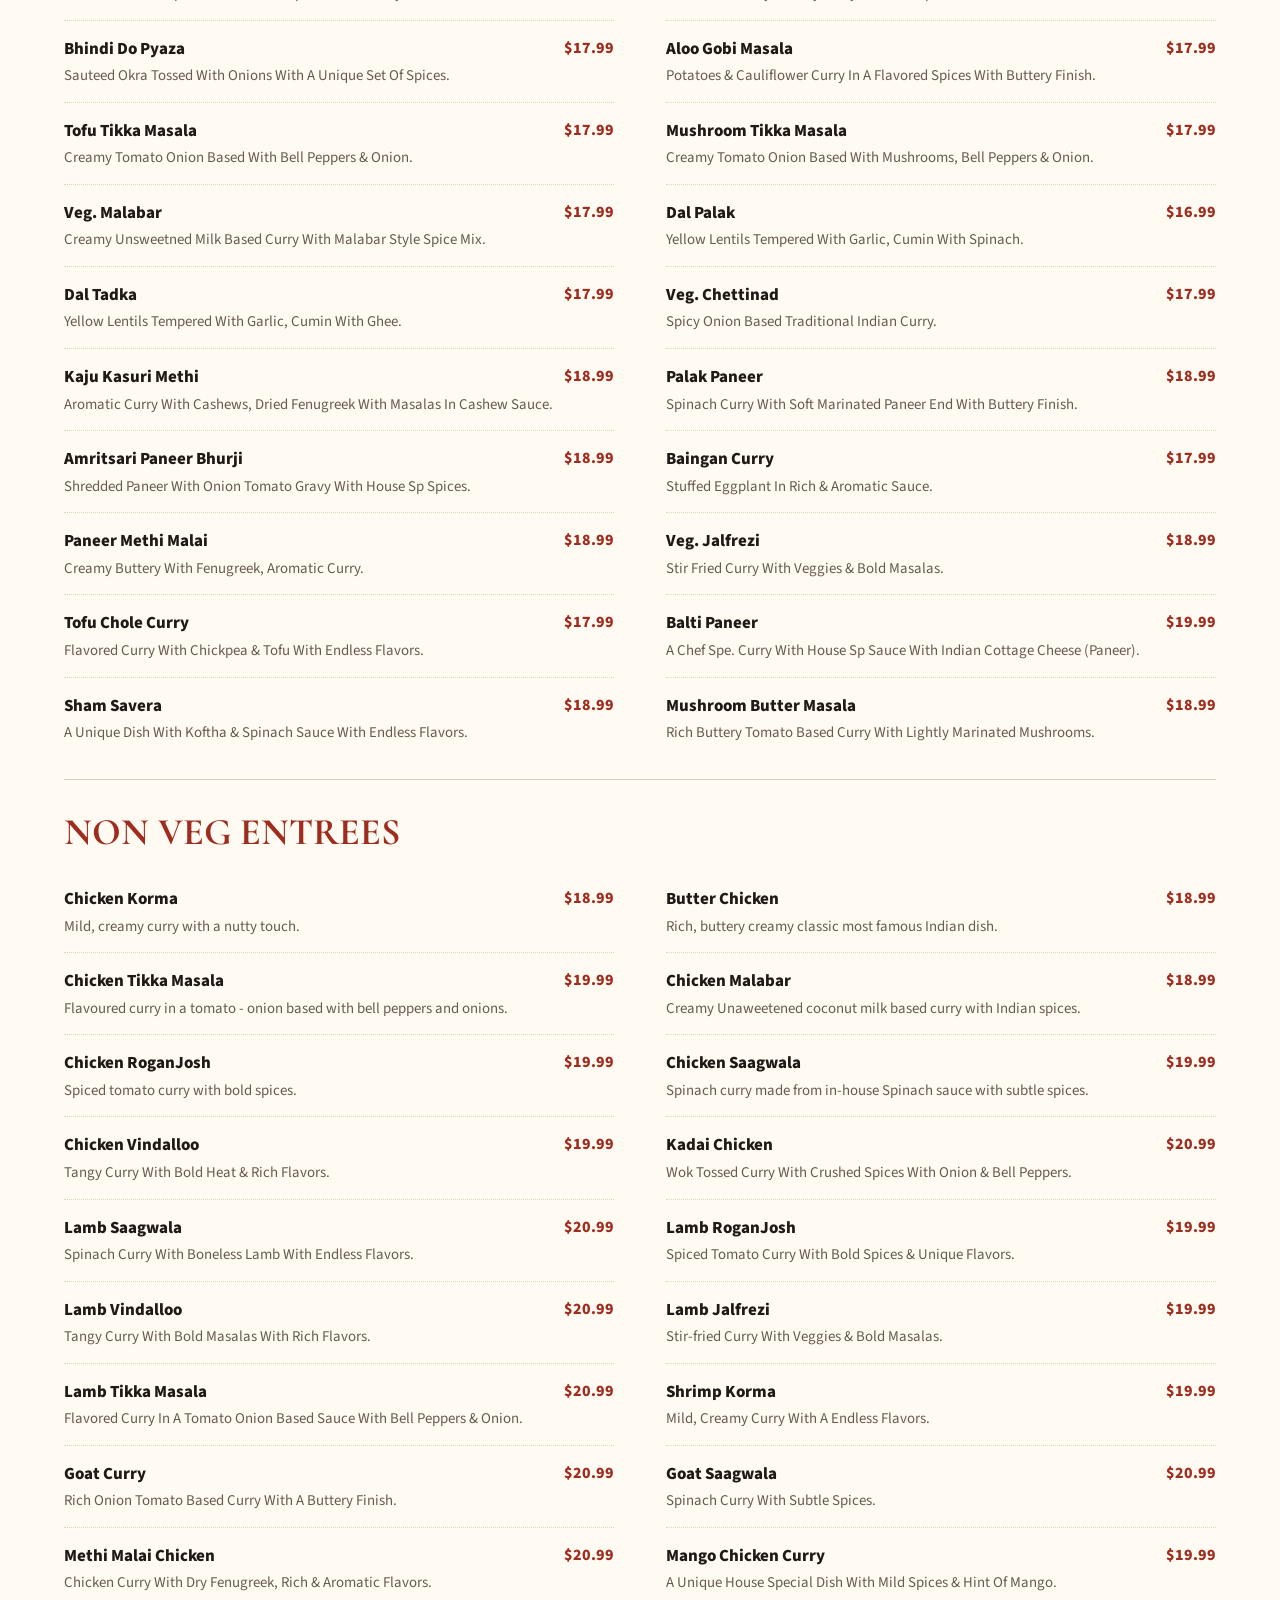
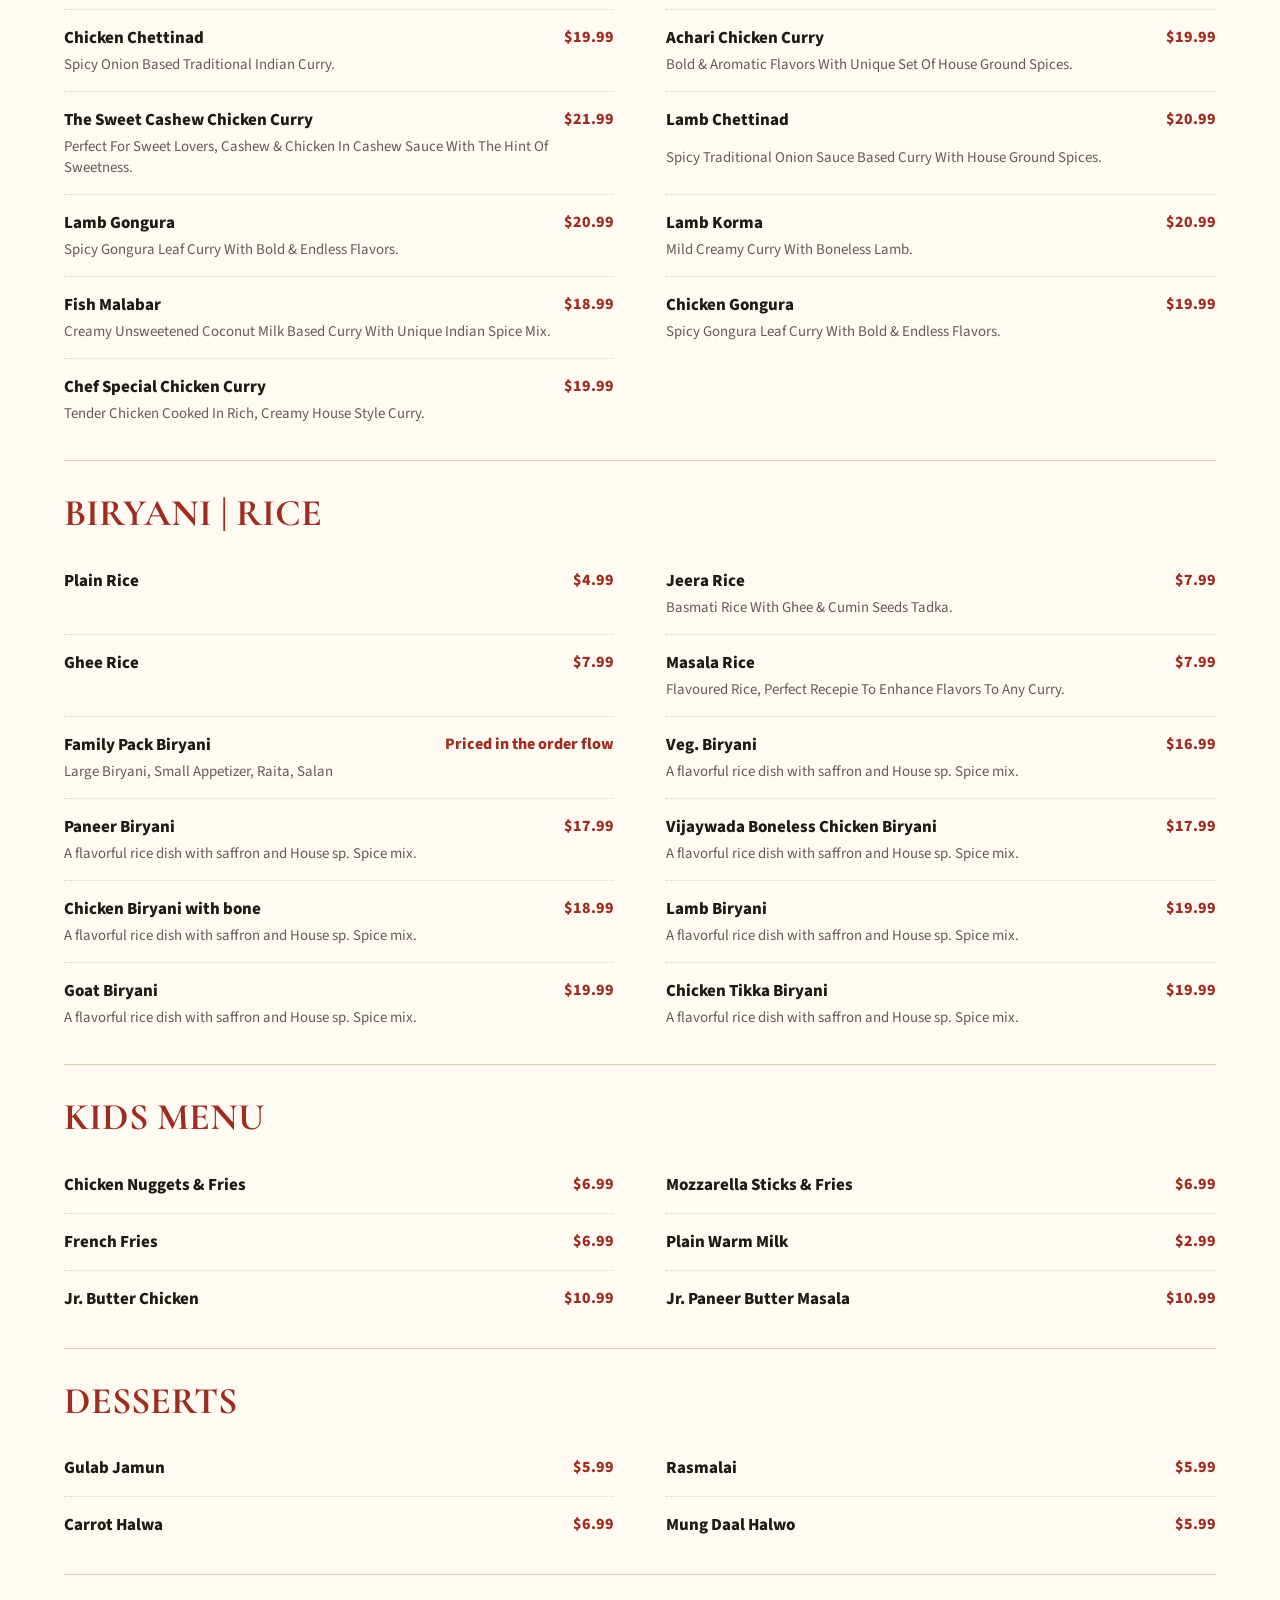
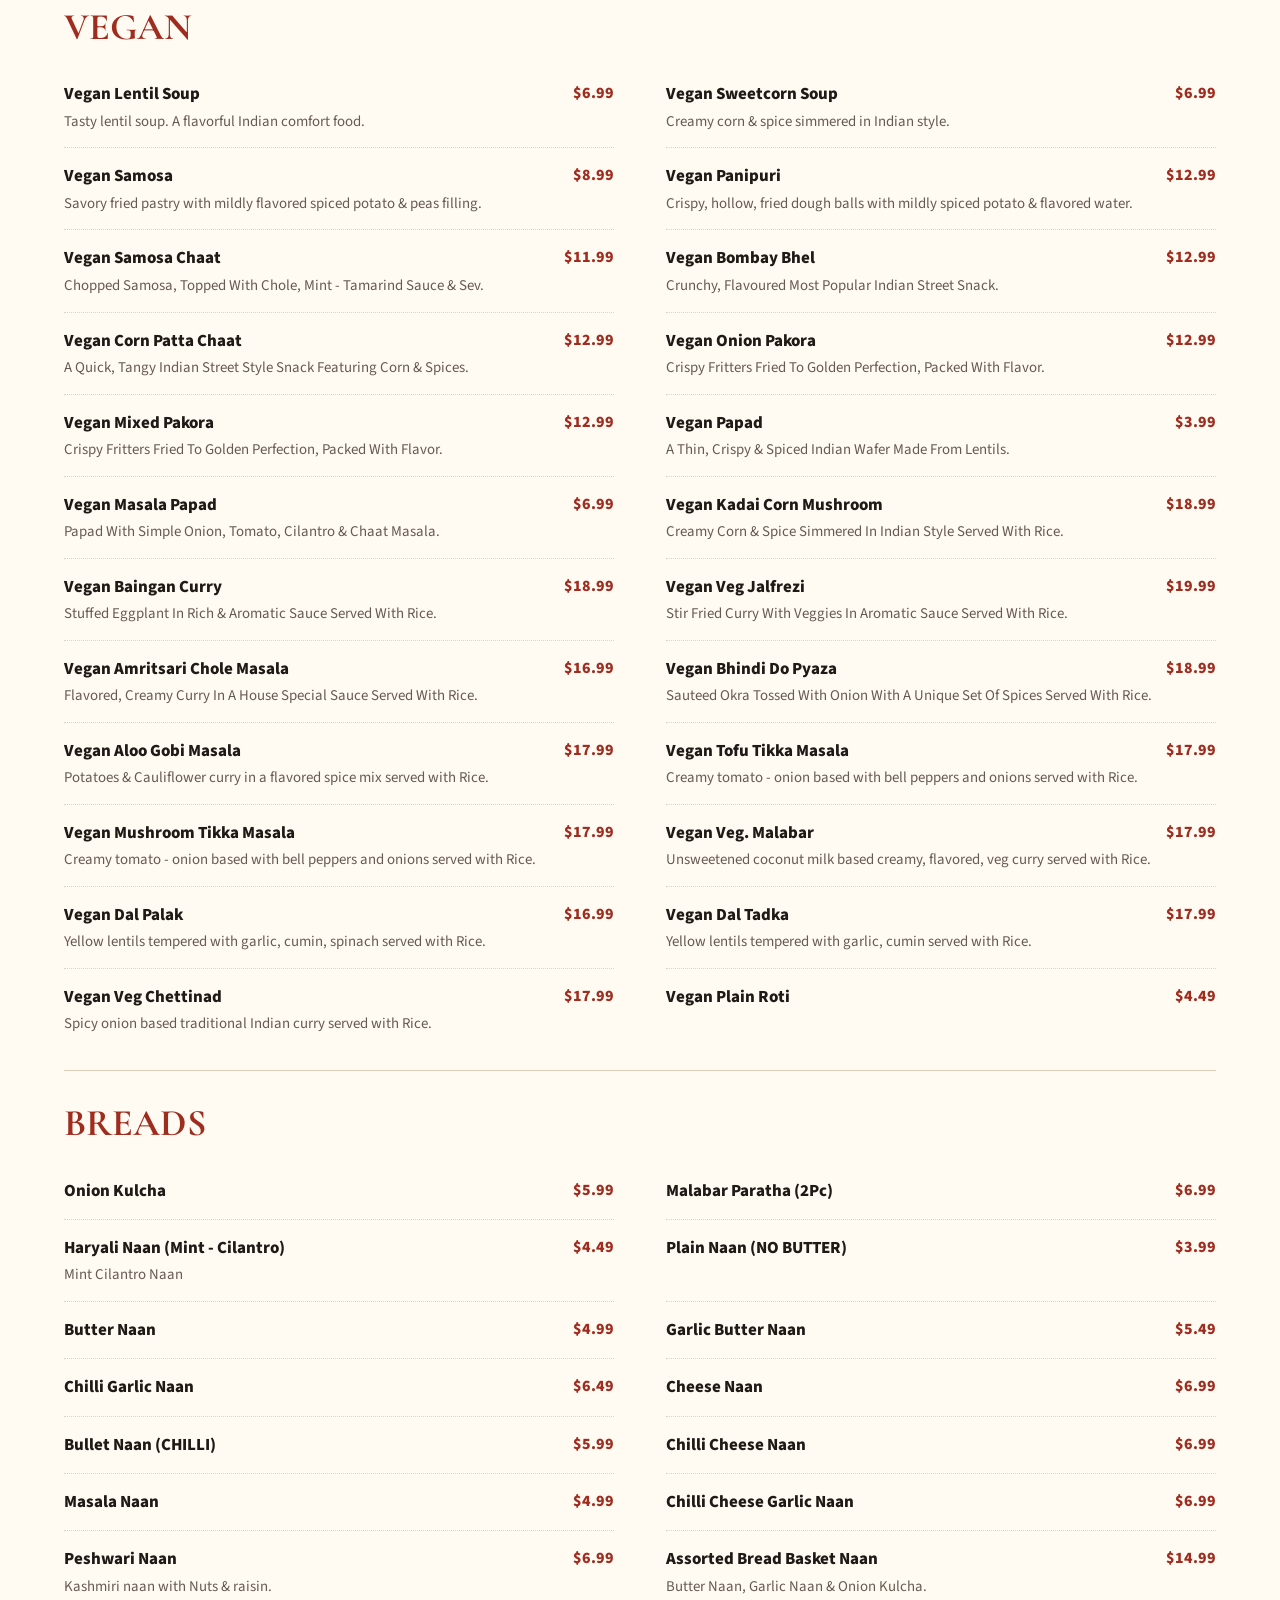
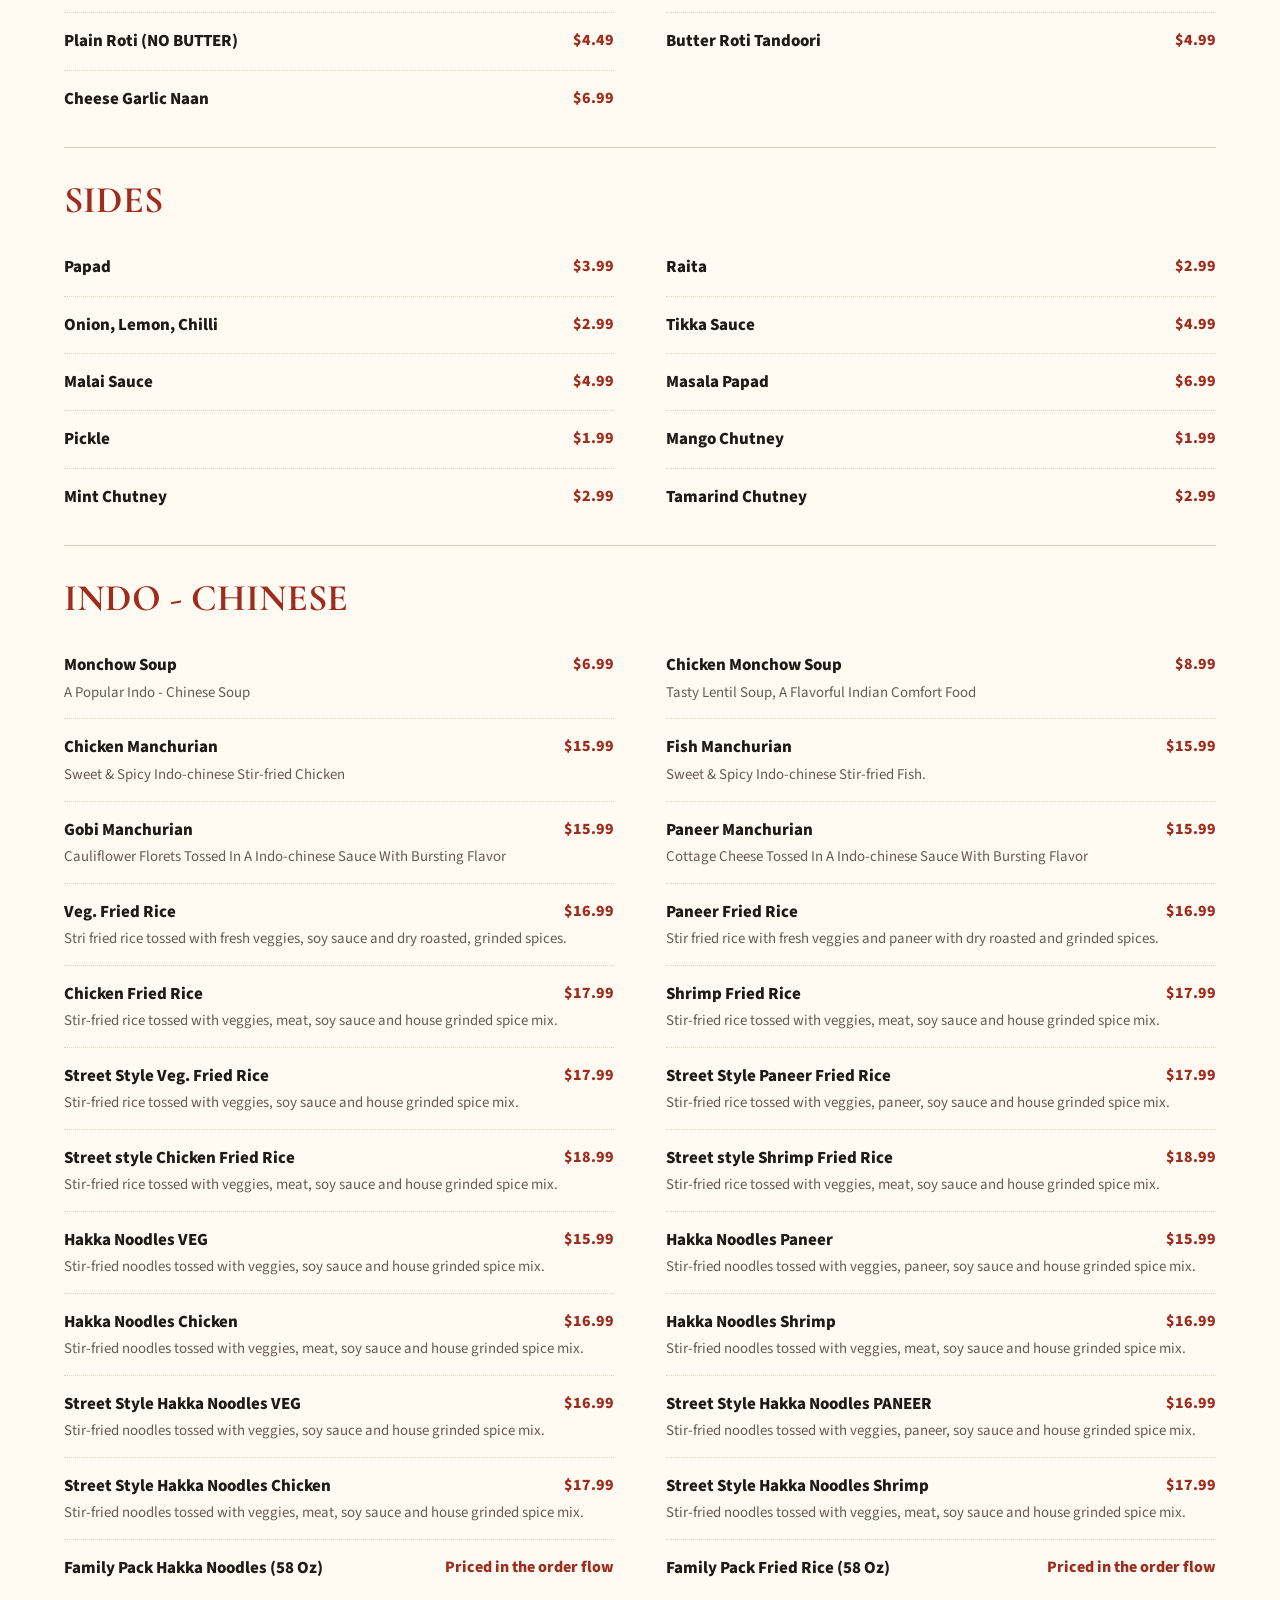
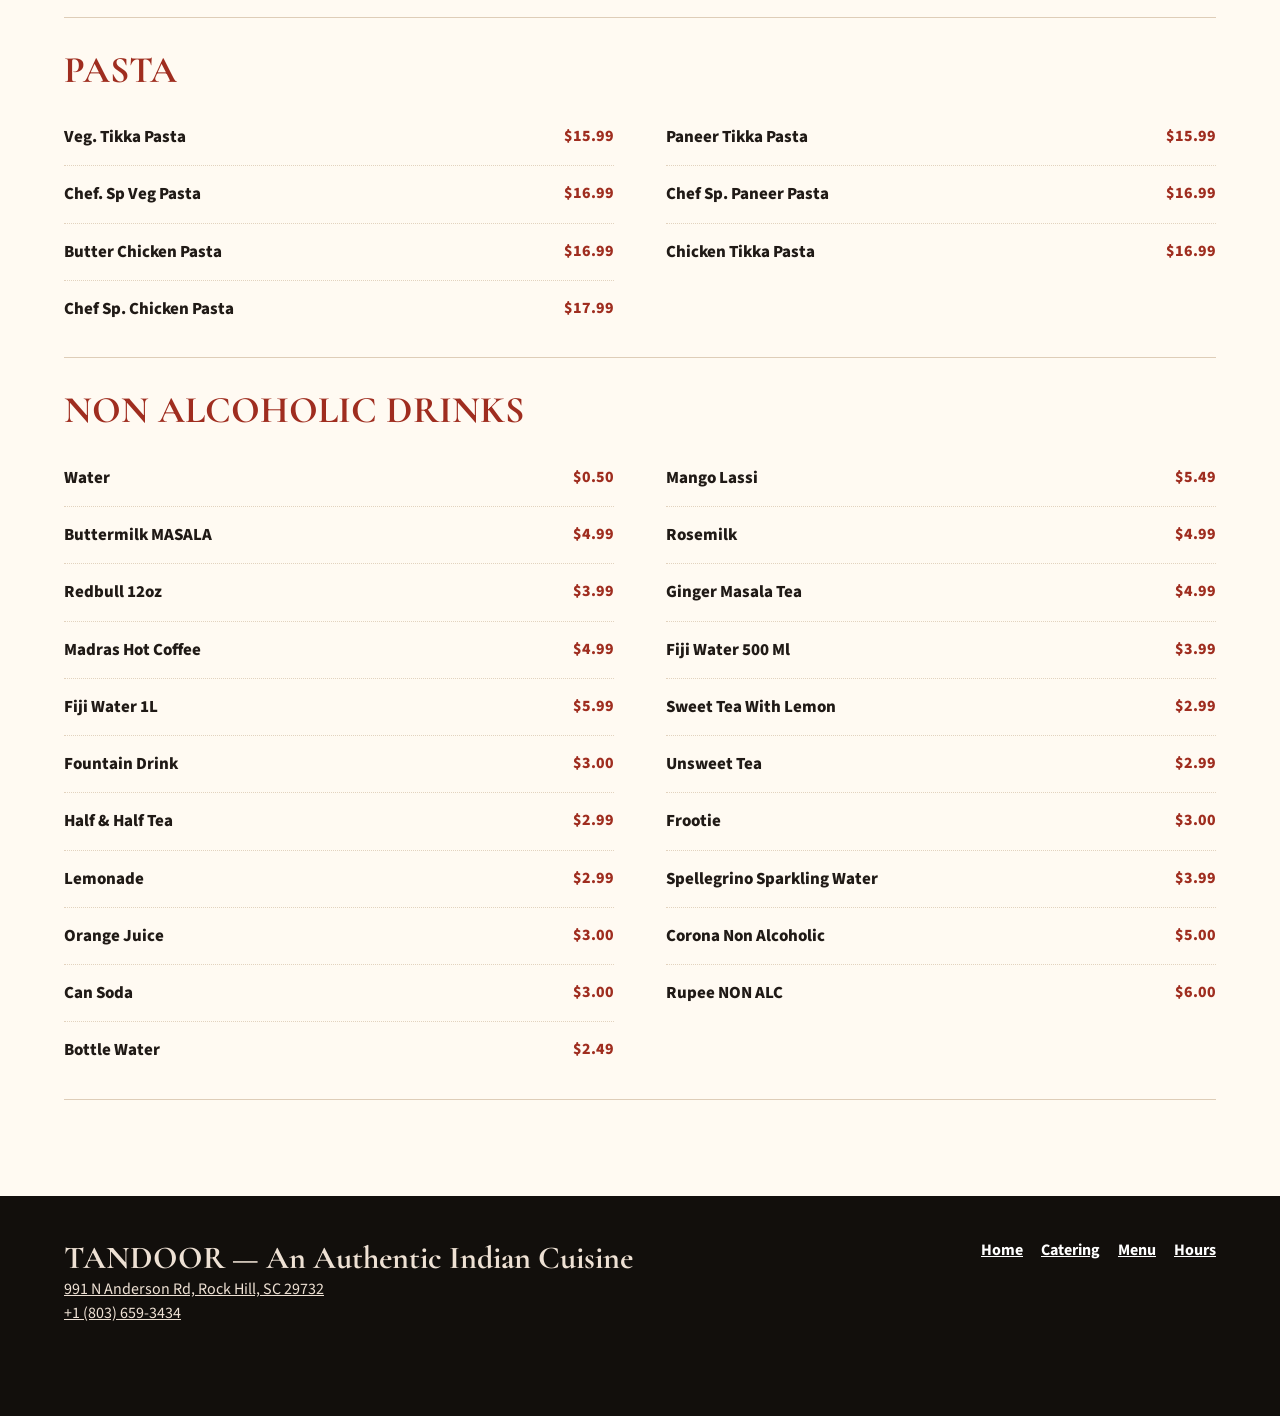
<file: menu.html>
<!doctype html>
<html lang="en">
<head>
  <meta charset="utf-8">
  <meta name="viewport" content="width=device-width, initial-scale=1, viewport-fit=cover">
  <meta name="color-scheme" content="light dark">
  <meta name="theme-color" content="#9f2d1f">
  <link rel="icon" href="favicon.ico" sizes="any">
  <link rel="apple-touch-icon" href="apple-touch-icon.png">
  <title>Menu | Indian Food in Rock Hill, SC – Tandoor Indian Cuisine</title>
  <meta name="description" content="Full menu at Tandoor Indian Cuisine, Rock Hill SC — butter chicken, biryani, tandoori, naan, vegetarian curries & the famous lunch buffet.">
  <link rel="preconnect" href="https://fonts.googleapis.com">
  <link rel="preconnect" href="https://fonts.gstatic.com" crossorigin>
  <link href="https://fonts.googleapis.com/css2?family=Cormorant+Garamond:wght@600;700&family=Source+Sans+3:wght@400;500;600;700&display=swap" rel="stylesheet">
  <link rel="stylesheet" href="style.css?v=20260928a">
  <link rel="stylesheet" href="order.css">
</head>
<body>
<header class="topbar" aria-label="Primary navigation">
  <a class="header-logo" href="index.html" aria-label="Tandoor Indian Cuisine home"><img src="images/logo.jpg" alt="Tandoor Indian Cuisine logo" width="720" height="640"></a>
  <nav class="navlinks">
    <a href="index.html">Home</a><a href="menu.html">Menu / Order</a><a href="catering.html">Catering</a><a href="index.html#gallery">Gallery</a><a href="index.html#visit">Contact Us</a>
  </nav>
  <a class="order-btn" href="#menu">Order Online <svg viewBox="0 0 24 24" fill="none" stroke="currentColor" stroke-width="2" aria-hidden="true"><path d="M5 12h14M13 6l6 6-6 6"/></svg></a>
</header>
<main id="main">
<section class="section menu-section" id="menu">
  <div class="container">
    <div class="menu-head"><div><div class="section-kicker">223 dishes and drinks</div><h2>Explore the menu</h2><p class="menu-note">Every dish is made fresh to order — please allow a little extra time.</p></div><p class="menu-source">Menu and prices subject to change. Selection and availability may vary.</p></div>
    <div class="menu-tools">
      <div class="search-wrap"><svg viewBox="0 0 24 24" fill="none" stroke="currentColor" stroke-width="2" aria-hidden="true"><circle cx="11" cy="11" r="7"/><path d="m20 20-4-4"/></svg><input id="dishSearch" type="search" placeholder="Find butter chicken, naan, vegan…" aria-label="Search menu"><button id="clearSearch" type="button" aria-label="Clear search">✕</button></div>
      <div class="category-chips" id="categoryChips" aria-label="Menu categories"></div>
    </div>
    <div class="result-meta"><span id="resultCount">223 items</span><span id="activeLabel">All categories</span></div>
    <div id="menuList"></div><div class="empty" id="emptyState"><h3>No dishes found</h3><p>Try another dish name or category.</p></div>
  </div>
</section>
</main>
<footer><div class="footer-inner"><div><div class="footer-name">TANDOOR &mdash; An Authentic Indian Cuisine</div><div><a href="https://www.google.com/maps/dir/?api=1&destination=Tandoor+Indian+Cuisine+991+N+Anderson+Rd+Rock+Hill+SC+29732" target="_blank" rel="noopener">991 N Anderson Rd, Rock Hill, SC 29732</a></div><a href="tel:+18036593434">+1 (803) 659-3434</a></div><div class="footer-links"><a href="index.html">Home</a><a href="catering.html">Catering</a><a href="menu.html">Menu</a><a href="index.html#visit">Hours</a><a class="linklike" href="#menu">Order Online</a></div></div></footer>
<div class="mobile-order"><a class="order-btn" href="#menu">Start an Order <svg viewBox="0 0 24 24" fill="none" stroke="currentColor" stroke-width="2" aria-hidden="true"><path d="M5 12h14M13 6l6 6-6 6"/></svg></a></div>
<script>
const menu={"SOUPS":[{"name":"Tomato Soup","price":"$7.99","desc":"Creamy Red Comfort In A Bowl, Perfect For Chilli Days."},{"name":"Lentil Soup","price":"$6.99","desc":"A Flavorful Indian Comfort Food"},{"name":"Sweetcorn Soup (VEG.)","price":"$6.99","desc":"Creamy Corn & Spice Simmered In Indian Style."},{"name":"Monchow Soup","price":"$6.99","desc":"A Popular Indo - Chinese Soup"},{"name":"Chef Special Chicken Soup","price":"$8.99","desc":"Savory Chicken Simmered In Indian Spices."},{"name":"Chicken Monchow Soup","price":"$8.99","desc":"Tasty Lentil Soup, A Flavorful Indian Comfort Food"},{"name":"Chef Special Lamb Soup","price":"$8.99","desc":"Fragrant, Spiced, Hearty & Tangy Indian Soup."},{"name":"Sweetcorn Soup (CHICKEN)","price":"$7.99","desc":"Creamy Corn & Spice Simmered In Indian Style."}],"VEG. APPETIZERS":[{"name":"Samosa","price":"$8.99","desc":"Savory Fried Pastry Filled With Potato & Peas"},{"name":"Mixed Pakora","price":"$12.99","desc":"Crispy Fritters Made With Vegetables & Spices"},{"name":"Masala Papad (2)","price":"$6.99","desc":"Crunchy Papad Crisps With Spicy, Tangy Toppings"},{"name":"Chilli Paneer","price":"$15.99","desc":"Indian Cottage Cheese Stir-fried In A Spicy, Tangy Sauce Made With Spices, Soy Sauce, & Garlic"},{"name":"Samosa Chaat","price":"$11.99","desc":"Samosa Bathed In Creamy Yogurt & Tangy Chutneys"},{"name":"Onion Pakora","price":"$12.99","desc":"Crispy Onion fritters fried to golden perfection, packed with flavor."},{"name":"Gobi Manchurian","price":"$15.99","desc":"Cauliflower Florets Tossed In A Indo-chinese Sauce With Bursting Flavor"},{"name":"Papad","price":"$3.99","desc":""},{"name":"Soy Chaap Masala","price":"$15.99","desc":"Soy Chaap Cooked With Home Made Indo Chinese Sauce With Onions & Bell Peppers."},{"name":"Paneer Darbar","price":"$16.99","desc":"Spicy, Crunchy Bited Tossed In Flavored Indian Masala"},{"name":"Baby Corn Darbar","price":"$15.99","desc":"Spicy, Crunchy Bited Tossed In Flavored Indian Masala"},{"name":"Gobi 65","price":"$14.99","desc":"A Classic Flavorful South Indian Fry Tossed With Chillies & Herbs."},{"name":"Corn Patta Chaat","price":"$12.99","desc":"A quick, tangy Indian street style snack featuring corn & spice mix."},{"name":"Bombay Bhel","price":"$12.99","desc":""},{"name":"Pani Puri","price":"$12.99","desc":"Crispy, Hollow, Fried Dough Balls, Stuffed With Potatoes And flavored Water."},{"name":"Makhmali Paneer Angara","price":"$17.99","desc":"Soft Large Marinated Indian Cottage Cheese, Chared In Indian Clay Oven"},{"name":"Harabhara Paneer Kebab","price":"$17.99","desc":"Flavored Marinated Paneer, Served With Mint And Tamarind Chutney"},{"name":"Paneer Manchurian","price":"$15.99","desc":"Cottage Cheese Tossed In A Indo-chinese Sauce With Bursting Flavor"}],"NON VEG. APPETIZERS":[{"name":"Chicken Chukka","price":"$17.99","desc":"Traditional Dry Grilled Meat With Bold Masalas, Solid Flavors With Nuts"},{"name":"Chicken 65","price":"$15.99","desc":"A Classic Flavorful South Indian Fry Tossed With Chillies & Herbs."},{"name":"Chilli Chicken","price":"$15.99","desc":"Spicy Stir Fried With Peppers & Housemade Chille Sauce."},{"name":"Chicken Manchurian","price":"$15.99","desc":"Sweet & Spicy Indo-chinese Stir-fried Chicken"},{"name":"Fish Manchurian","price":"$15.99","desc":"Sweet & Spicy Indo-chinese Stir-fried Fish."},{"name":"Lamb Chukka","price":"$18.99","desc":"Traditional Dry Grilled Meat With Bold Masalas, Solid Flavors With Nuts"},{"name":"Goat Ghee Roast","price":"$18.99","desc":"Boldly Spiced & Ghee Roasted With Crushed Pepper & House Masala."},{"name":"Shrimp 65","price":"$15.99","desc":"A Classic Flavorful South Indian Fry Tossed With Chillies & Herbs."},{"name":"Chicken Darbar","price":"$16.99","desc":"Tender Meat, With aromatic Spices, A Light Delight."},{"name":"Chicken Lollipop","price":"$14.99","desc":"A Popular Indian Appetizer Frier In House Special Sauce."},{"name":"Chicken Tikka","price":"$17.99","desc":"Flavored Yogurt, Marinated Boneless Chicken, Charred In Indian Clay Oven"},{"name":"Malai Chicken (Mild)","price":"$17.99","desc":"MILD SPICE Creamy Yogurt Marinated Boneless Chicken Charred In Clay Oven Mild Spice"},{"name":"Haryali Chicken (MEDIUM)","price":"$17.99","desc":"Herb Infused Yogurt Marinated Boneless Chicken Medium Spice"},{"name":"Tandoori Chicken","price":"$17.99","desc":"A Chicken With Bone In Indian Masala Cooked In Clay Oven"},{"name":"Lamb Chops","price":"$25.99","desc":"Marinated Lamb Racks With Endless Flavored"},{"name":"Assorted Kebabas","price":"$20.99","desc":"Tandoori Chicken, Chicken Tikka, Malai Chicken, Hariyali Chicken"},{"name":"Tandoori Pompano","price":"$22.99","desc":"Whole Marinated Pompano, Charred In Clay Oven"},{"name":"Tandoori Chicken Full","price":"$29.99","desc":""},{"name":"Tandoori Wings","price":"$11.99","desc":"Juicy, Succulent Wings Marinated In Yogurt, Garlic, Ginger With Flavored Spices."}],"VEGETARIAN ENTREES":[{"name":"Paneer Butter Masala","price":"$18.99","desc":"Rich Buttery Tomato Based Curry."},{"name":"Paneer Tikka Masala","price":"$18.99","desc":"Creamy Tomato Onion Based Curry With Bell Peppers & Onions."},{"name":"Matar Paneer","price":"$17.99","desc":"Paneer & Peas In Traditional Gravy."},{"name":"Kadai Corn Mushroom","price":"$17.99","desc":"Creamy Corn & Spice Simmered In Indian Style."},{"name":"Malai Koftha","price":"$17.99","desc":"Veg Dumplings Tempered With Garlic, Cumin & Ghee."},{"name":"Navratan Korma","price":"$18.99","desc":"Traditional Korma Sauce Cooked With Different Types Of Vegetables."},{"name":"Dal Makhni","price":"$17.99","desc":"Mixed Lentils Tempered With Indian Spice With Buttery Finish."},{"name":"Amritsari Chole Masala","price":"$16.99","desc":"Flavored Creamy Buttery Curry In House Special Sauce."},{"name":"Bhindi Do Pyaza","price":"$17.99","desc":"Sauteed Okra Tossed With Onions With A Unique Set Of Spices."},{"name":"Aloo Gobi Masala","price":"$17.99","desc":"Potatoes & Cauliflower Curry In A Flavored Spices With Buttery Finish."},{"name":"Tofu Tikka Masala","price":"$17.99","desc":"Creamy Tomato Onion Based With Bell Peppers & Onion."},{"name":"Mushroom Tikka Masala","price":"$17.99","desc":"Creamy Tomato Onion Based With Mushrooms, Bell Peppers & Onion."},{"name":"Veg. Malabar","price":"$17.99","desc":"Creamy Unsweetned Milk Based Curry With Malabar Style Spice Mix."},{"name":"Dal Palak","price":"$16.99","desc":"Yellow Lentils Tempered With Garlic, Cumin With Spinach."},{"name":"Dal Tadka","price":"$17.99","desc":"Yellow Lentils Tempered With Garlic, Cumin With Ghee."},{"name":"Veg. Chettinad","price":"$17.99","desc":"Spicy Onion Based Traditional Indian Curry."},{"name":"Kaju Kasuri Methi","price":"$18.99","desc":"Aromatic Curry With Cashews, Dried Fenugreek With Masalas In Cashew Sauce."},{"name":"Palak Paneer","price":"$18.99","desc":"Spinach Curry With Soft Marinated Paneer End With Buttery Finish."},{"name":"Amritsari Paneer Bhurji","price":"$18.99","desc":"Shredded Paneer With Onion Tomato Gravy With House Sp Spices."},{"name":"Baingan Curry","price":"$17.99","desc":"Stuffed Eggplant In Rich & Aromatic Sauce."},{"name":"Paneer Methi Malai","price":"$18.99","desc":"Creamy Buttery With Fenugreek, Aromatic Curry."},{"name":"Veg. Jalfrezi","price":"$18.99","desc":"Stir Fried Curry With Veggies & Bold Masalas."},{"name":"Tofu Chole Curry","price":"$17.99","desc":"Flavored Curry With Chickpea & Tofu With Endless Flavors."},{"name":"Balti Paneer","price":"$19.99","desc":"A Chef Spe. Curry With House Sp Sauce With Indian Cottage Cheese (Paneer)."},{"name":"Sham Savera","price":"$18.99","desc":"A Unique Dish With Koftha & Spinach Sauce With Endless Flavors."},{"name":"Mushroom Butter Masala","price":"$18.99","desc":"Rich Buttery Tomato Based Curry With Lightly Marinated Mushrooms."}],"NON VEG ENTREES":[{"name":"Chicken Korma","price":"$18.99","desc":"Mild, creamy curry with a nutty touch."},{"name":"Butter Chicken","price":"$18.99","desc":"Rich, buttery creamy classic most famous Indian dish."},{"name":"Chicken Tikka Masala","price":"$19.99","desc":"Flavoured curry in a tomato - onion based with bell peppers and onions."},{"name":"Chicken Malabar","price":"$18.99","desc":"Creamy Unaweetened coconut milk based curry with Indian spices."},{"name":"Chicken RoganJosh","price":"$19.99","desc":"Spiced tomato curry with bold spices."},{"name":"Chicken Saagwala","price":"$19.99","desc":"Spinach curry made from in-house Spinach sauce with subtle spices."},{"name":"Chicken Vindalloo","price":"$19.99","desc":"Tangy Curry With Bold Heat & Rich Flavors."},{"name":"Kadai Chicken","price":"$20.99","desc":"Wok Tossed Curry With Crushed Spices With Onion & Bell Peppers."},{"name":"Lamb Saagwala","price":"$20.99","desc":"Spinach Curry With Boneless Lamb With Endless Flavors."},{"name":"Lamb RoganJosh","price":"$19.99","desc":"Spiced Tomato Curry With Bold Spices & Unique Flavors."},{"name":"Lamb Vindalloo","price":"$20.99","desc":"Tangy Curry With Bold Masalas With Rich Flavors."},{"name":"Lamb Jalfrezi","price":"$19.99","desc":"Stir-fried Curry With Veggies & Bold Masalas."},{"name":"Lamb Tikka Masala","price":"$20.99","desc":"Flavored Curry In A Tomato Onion Based Sauce With Bell Peppers & Onion."},{"name":"Shrimp Korma","price":"$19.99","desc":"Mild, Creamy Curry With A Endless Flavors."},{"name":"Goat Curry","price":"$20.99","desc":"Rich Onion Tomato Based Curry With A Buttery Finish."},{"name":"Goat Saagwala","price":"$20.99","desc":"Spinach Curry With Subtle Spices."},{"name":"Methi Malai Chicken","price":"$20.99","desc":"Chicken Curry With Dry Fenugreek, Rich & Aromatic Flavors."},{"name":"Mango Chicken Curry","price":"$19.99","desc":"A Unique House Special Dish With Mild Spices & Hint Of Mango."},{"name":"Chicken Chettinad","price":"$19.99","desc":"Spicy Onion Based Traditional Indian Curry."},{"name":"Achari Chicken Curry","price":"$19.99","desc":"Bold & Aromatic Flavors With Unique Set Of House Ground Spices."},{"name":"The Sweet Cashew Chicken Curry","price":"$21.99","desc":"Perfect For Sweet Lovers, Cashew & Chicken In Cashew Sauce With The Hint Of Sweetness."},{"name":"Lamb Chettinad","price":"$20.99","desc":"Spicy Traditional Onion Sauce Based Curry With House Ground Spices."},{"name":"Lamb Gongura","price":"$20.99","desc":"Spicy Gongura Leaf Curry With Bold & Endless Flavors."},{"name":"Lamb Korma","price":"$20.99","desc":"Mild Creamy Curry With Boneless Lamb."},{"name":"Fish Malabar","price":"$18.99","desc":"Creamy Unsweetened Coconut Milk Based Curry With Unique Indian Spice Mix."},{"name":"Chicken Gongura","price":"$19.99","desc":"Spicy Gongura Leaf Curry With Bold & Endless Flavors."},{"name":"Chef Special Chicken Curry","price":"$19.99","desc":"Tender Chicken Cooked In Rich, Creamy House Style Curry."}],"BIRYANI | RICE":[{"name":"Plain Rice","price":"$4.99","desc":""},{"name":"Jeera Rice","price":"$7.99","desc":"Basmati Rice With Ghee & Cumin Seeds Tadka."},{"name":"Ghee Rice","price":"$7.99","desc":""},{"name":"Masala Rice","price":"$7.99","desc":"Flavoured Rice, Perfect Recepie To Enhance Flavors To Any Curry."},{"name":"Family Pack Biryani","price":"Priced in the order flow","desc":"Large Biryani, Small Appetizer, Raita, Salan"},{"name":"Veg. Biryani","price":"$16.99","desc":"A flavorful rice dish with saffron and House sp. Spice mix."},{"name":"Paneer Biryani","price":"$17.99","desc":"A flavorful rice dish with saffron and House sp. Spice mix."},{"name":"Vijaywada Boneless Chicken Biryani","price":"$17.99","desc":"A flavorful rice dish with saffron and House sp. Spice mix."},{"name":"Chicken Biryani with bone","price":"$18.99","desc":"A flavorful rice dish with saffron and House sp. Spice mix."},{"name":"Lamb Biryani","price":"$19.99","desc":"A flavorful rice dish with saffron and House sp. Spice mix."},{"name":"Goat Biryani","price":"$19.99","desc":"A flavorful rice dish with saffron and House sp. Spice mix."},{"name":"Chicken Tikka Biryani","price":"$19.99","desc":"A flavorful rice dish with saffron and House sp. Spice mix."}],"KIDS MENU":[{"name":"Chicken Nuggets & Fries","price":"$6.99","desc":""},{"name":"Mozzarella Sticks & Fries","price":"$6.99","desc":""},{"name":"French Fries","price":"$6.99","desc":""},{"name":"Plain Warm Milk","price":"$2.99","desc":""},{"name":"Jr. Butter Chicken","price":"$10.99","desc":""},{"name":"Jr. Paneer Butter Masala","price":"$10.99","desc":""}],"DESSERTS":[{"name":"Gulab Jamun","price":"$5.99","desc":""},{"name":"Rasmalai","price":"$5.99","desc":""},{"name":"Carrot Halwa","price":"$6.99","desc":""},{"name":"Mung Daal Halwo","price":"$5.99","desc":""}],"VEGAN":[{"name":"Vegan Lentil Soup","price":"$6.99","desc":"Tasty lentil soup. A flavorful Indian comfort food."},{"name":"Vegan Sweetcorn Soup","price":"$6.99","desc":"Creamy corn & spice simmered in Indian style."},{"name":"Vegan Samosa","price":"$8.99","desc":"Savory fried pastry with mildly flavored spiced potato & peas filling."},{"name":"Vegan Panipuri","price":"$12.99","desc":"Crispy, hollow, fried dough balls with mildly spiced potato & flavored water."},{"name":"Vegan Samosa Chaat","price":"$11.99","desc":"Chopped Samosa, Topped With Chole, Mint - Tamarind Sauce & Sev."},{"name":"Vegan Bombay Bhel","price":"$12.99","desc":"Crunchy, Flavoured Most Popular Indian Street Snack."},{"name":"Vegan Corn Patta Chaat","price":"$12.99","desc":"A Quick, Tangy Indian Street Style Snack Featuring Corn & Spices."},{"name":"Vegan Onion Pakora","price":"$12.99","desc":"Crispy Fritters Fried To Golden Perfection, Packed With Flavor."},{"name":"Vegan Mixed Pakora","price":"$12.99","desc":"Crispy Fritters Fried To Golden Perfection, Packed With Flavor."},{"name":"Vegan Papad","price":"$3.99","desc":"A Thin, Crispy & Spiced Indian Wafer Made From Lentils."},{"name":"Vegan Masala Papad","price":"$6.99","desc":"Papad With Simple Onion, Tomato, Cilantro & Chaat Masala."},{"name":"Vegan Kadai Corn Mushroom","price":"$18.99","desc":"Creamy Corn & Spice Simmered In Indian Style Served With Rice."},{"name":"Vegan Baingan Curry","price":"$18.99","desc":"Stuffed Eggplant In Rich & Aromatic Sauce Served With Rice."},{"name":"Vegan Veg Jalfrezi","price":"$19.99","desc":"Stir Fried Curry With Veggies In Aromatic Sauce Served With Rice."},{"name":"Vegan Amritsari Chole Masala","price":"$16.99","desc":"Flavored, Creamy Curry In A House Special Sauce Served With Rice."},{"name":"Vegan Bhindi Do Pyaza","price":"$18.99","desc":"Sauteed Okra Tossed With Onion With A Unique Set Of Spices Served With Rice."},{"name":"Vegan Aloo Gobi Masala","price":"$17.99","desc":"Potatoes & Cauliflower curry in a flavored spice mix served with Rice."},{"name":"Vegan Tofu Tikka Masala","price":"$17.99","desc":"Creamy tomato - onion based with bell peppers and onions served with Rice."},{"name":"Vegan Mushroom Tikka Masala","price":"$17.99","desc":"Creamy tomato - onion based with bell peppers and onions served with Rice."},{"name":"Vegan Veg. Malabar","price":"$17.99","desc":"Unsweetened coconut milk based creamy, flavored, veg curry served with Rice."},{"name":"Vegan Dal Palak","price":"$16.99","desc":"Yellow lentils tempered with garlic, cumin, spinach served with Rice."},{"name":"Vegan Dal Tadka","price":"$17.99","desc":"Yellow lentils tempered with garlic, cumin served with Rice."},{"name":"Vegan Veg Chettinad","price":"$17.99","desc":"Spicy onion based traditional Indian curry served with Rice."},{"name":"Vegan Plain Roti","price":"$4.49","desc":""}],"BREADS":[{"name":"Onion Kulcha","price":"$5.99","desc":""},{"name":"Malabar Paratha (2Pc)","price":"$6.99","desc":""},{"name":"Haryali Naan (Mint - Cilantro)","price":"$4.49","desc":"Mint Cilantro Naan"},{"name":"Plain Naan (NO BUTTER)","price":"$3.99","desc":""},{"name":"Butter Naan","price":"$4.99","desc":""},{"name":"Garlic Butter Naan","price":"$5.49","desc":""},{"name":"Chilli Garlic Naan","price":"$6.49","desc":""},{"name":"Cheese Naan","price":"$6.99","desc":""},{"name":"Bullet Naan (CHILLI)","price":"$5.99","desc":""},{"name":"Chilli Cheese Naan","price":"$6.99","desc":""},{"name":"Masala Naan","price":"$4.99","desc":""},{"name":"Chilli Cheese Garlic Naan","price":"$6.99","desc":""},{"name":"Peshwari Naan","price":"$6.99","desc":"Kashmiri naan with Nuts & raisin."},{"name":"Assorted Bread Basket Naan","price":"$14.99","desc":"Butter Naan, Garlic Naan & Onion Kulcha."},{"name":"Plain Roti (NO BUTTER)","price":"$4.49","desc":""},{"name":"Butter Roti Tandoori","price":"$4.99","desc":""},{"name":"Cheese Garlic Naan","price":"$6.99","desc":""}],"SIDES":[{"name":"Papad","price":"$3.99","desc":""},{"name":"Raita","price":"$2.99","desc":""},{"name":"Onion, Lemon, Chilli","price":"$2.99","desc":""},{"name":"Tikka Sauce","price":"$4.99","desc":""},{"name":"Malai Sauce","price":"$4.99","desc":""},{"name":"Masala Papad","price":"$6.99","desc":""},{"name":"Pickle","price":"$1.99","desc":""},{"name":"Mango Chutney","price":"$1.99","desc":""},{"name":"Mint Chutney","price":"$2.99","desc":""},{"name":"Tamarind Chutney","price":"$2.99","desc":""}],"INDO - CHINESE":[{"name":"Monchow Soup","price":"$6.99","desc":"A Popular Indo - Chinese Soup"},{"name":"Chicken Monchow Soup","price":"$8.99","desc":"Tasty Lentil Soup, A Flavorful Indian Comfort Food"},{"name":"Chicken Manchurian","price":"$15.99","desc":"Sweet & Spicy Indo-chinese Stir-fried Chicken"},{"name":"Fish Manchurian","price":"$15.99","desc":"Sweet & Spicy Indo-chinese Stir-fried Fish."},{"name":"Gobi Manchurian","price":"$15.99","desc":"Cauliflower Florets Tossed In A Indo-chinese Sauce With Bursting Flavor"},{"name":"Paneer Manchurian","price":"$15.99","desc":"Cottage Cheese Tossed In A Indo-chinese Sauce With Bursting Flavor"},{"name":"Veg. Fried Rice","price":"$16.99","desc":"Stri fried rice tossed with fresh veggies, soy sauce and dry roasted, grinded spices."},{"name":"Paneer Fried Rice","price":"$16.99","desc":"Stir fried rice with fresh veggies and paneer with dry roasted and grinded spices."},{"name":"Chicken Fried Rice","price":"$17.99","desc":"Stir-fried rice tossed with veggies, meat, soy sauce and house grinded spice mix."},{"name":"Shrimp Fried Rice","price":"$17.99","desc":"Stir-fried rice tossed with veggies, meat, soy sauce and house grinded spice mix."},{"name":"Street Style Veg. Fried Rice","price":"$17.99","desc":"Stir-fried rice tossed with veggies, soy sauce and house grinded spice mix."},{"name":"Street Style Paneer Fried Rice","price":"$17.99","desc":"Stir-fried rice tossed with veggies, paneer, soy sauce and house grinded spice mix."},{"name":"Street style Chicken Fried Rice","price":"$18.99","desc":"Stir-fried rice tossed with veggies, meat, soy sauce and house grinded spice mix."},{"name":"Street style Shrimp Fried Rice","price":"$18.99","desc":"Stir-fried rice tossed with veggies, meat, soy sauce and house grinded spice mix."},{"name":"Hakka Noodles VEG","price":"$15.99","desc":"Stir-fried noodles tossed with veggies, soy sauce and house grinded spice mix."},{"name":"Hakka Noodles Paneer","price":"$15.99","desc":"Stir-fried noodles tossed with veggies, paneer, soy sauce and house grinded spice mix."},{"name":"Hakka Noodles Chicken","price":"$16.99","desc":"Stir-fried noodles tossed with veggies, meat, soy sauce and house grinded spice mix."},{"name":"Hakka Noodles Shrimp","price":"$16.99","desc":"Stir-fried noodles tossed with veggies, meat, soy sauce and house grinded spice mix."},{"name":"Street Style Hakka Noodles VEG","price":"$16.99","desc":"Stir-fried noodles tossed with veggies, soy sauce and house grinded spice mix."},{"name":"Street Style Hakka Noodles PANEER","price":"$16.99","desc":"Stir-fried noodles tossed with veggies, paneer, soy sauce and house grinded spice mix."},{"name":"Street Style Hakka Noodles Chicken","price":"$17.99","desc":"Stir-fried noodles tossed with veggies, meat, soy sauce and house grinded spice mix."},{"name":"Street Style Hakka Noodles Shrimp","price":"$17.99","desc":"Stir-fried noodles tossed with veggies, meat, soy sauce and house grinded spice mix."},{"name":"Family Pack Hakka Noodles (58 Oz)","price":"Priced in the order flow","desc":""},{"name":"Family Pack Fried Rice (58 Oz)","price":"Priced in the order flow","desc":""}],"PASTA":[{"name":"Veg. Tikka Pasta","price":"$15.99","desc":""},{"name":"Paneer Tikka Pasta","price":"$15.99","desc":""},{"name":"Chef. Sp Veg Pasta","price":"$16.99","desc":""},{"name":"Chef Sp. Paneer Pasta","price":"$16.99","desc":""},{"name":"Butter Chicken Pasta","price":"$16.99","desc":""},{"name":"Chicken Tikka Pasta","price":"$16.99","desc":""},{"name":"Chef Sp. Chicken Pasta","price":"$17.99","desc":""}],"NON ALCOHOLIC DRINKS":[{"name":"Water","price":"$0.50","desc":""},{"name":"Mango Lassi","price":"$5.49","desc":""},{"name":"Buttermilk MASALA","price":"$4.99","desc":""},{"name":"Rosemilk","price":"$4.99","desc":""},{"name":"Redbull 12oz","price":"$3.99","desc":""},{"name":"Ginger Masala Tea","price":"$4.99","desc":""},{"name":"Madras Hot Coffee","price":"$4.99","desc":""},{"name":"Fiji Water 500 Ml","price":"$3.99","desc":""},{"name":"Fiji Water 1L","price":"$5.99","desc":""},{"name":"Sweet Tea With Lemon","price":"$2.99","desc":""},{"name":"Fountain Drink","price":"$3.00","desc":""},{"name":"Unsweet Tea","price":"$2.99","desc":""},{"name":"Half & Half Tea","price":"$2.99","desc":""},{"name":"Frootie","price":"$3.00","desc":""},{"name":"Lemonade","price":"$2.99","desc":""},{"name":"Spellegrino Sparkling Water","price":"$3.99","desc":""},{"name":"Orange Juice","price":"$3.00","desc":""},{"name":"Corona Non Alcoholic","price":"$5.00","desc":""},{"name":"Can Soda","price":"$3.00","desc":""},{"name":"Rupee NON ALC","price":"$6.00","desc":""},{"name":"Bottle Water","price":"$2.49","desc":""}]};
const chips=document.getElementById('categoryChips'),list=document.getElementById('menuList'),search=document.getElementById('dishSearch'),clear=document.getElementById('clearSearch'),count=document.getElementById('resultCount'),activeLabel=document.getElementById('activeLabel'),empty=document.getElementById('emptyState');
let active='All';
function makeChip(label){const b=document.createElement('button');b.className='chip'+(label===active?' active':'');b.type='button';b.textContent=label;b.setAttribute('aria-pressed',label===active);b.addEventListener('click',()=>{active=label;document.querySelectorAll('.chip').forEach(x=>{const on=x.textContent===active;x.classList.toggle('active',on);x.setAttribute('aria-pressed',on)});render()});return b}
chips.append(makeChip('All'));Object.keys(menu).forEach(c=>chips.append(makeChip(c)));
function render(){const q=search.value.trim().toLowerCase();let shown=0;list.innerHTML='';Object.entries(menu).forEach(([cat,items])=>{if(active!=='All'&&cat!==active)return;const filtered=items.filter(i=>(i.name+' '+i.desc).toLowerCase().includes(q));if(!filtered.length)return;shown+=filtered.length;const section=document.createElement('section');section.className='menu-category';const h=document.createElement('h3');h.textContent=cat;section.append(h);const grid=document.createElement('div');grid.className='dish-grid';filtered.forEach(i=>{const d=document.createElement('article');d.className='dish';const n=document.createElement('div');n.className='dish-name';n.textContent=i.name;const p=document.createElement('div');p.className='dish-price';p.textContent=i.price;d.append(n,p);if(/^\$/.test(i.price)&&window.TandoorCart){const ab=document.createElement('button');ab.type='button';ab.className='add-btn';ab.textContent='Add';ab.setAttribute('aria-label','Add '+i.name+' to your order');ab.addEventListener('click',()=>window.TandoorCart.add(i.name));d.append(ab);}if(i.desc){const desc=document.createElement('div');desc.className='dish-desc';desc.textContent=i.desc;d.append(desc)}grid.append(d)});section.append(grid);list.append(section)});count.textContent=shown+' '+(shown===1?'item':'items');activeLabel.textContent=active==='All'?'All categories':active;empty.style.display=shown?'none':'block';clear.style.display=q?'block':'none'}
search.addEventListener('input',render);clear.addEventListener('click',()=>{search.value='';search.focus();render()});render();


</script>
<script src="https://checkout.clover.com/sdk.js"></script>
<script src="order.js?v=20260927a"></script>

<!-- Cloudflare Web Analytics --><script type='module' src='https://static.cloudflareinsights.com/beacon.min.js' data-cf-beacon='{"token": "9a6dc5c1bf6d42808915f40dd0e67ea7"}'></script><!-- End Cloudflare Web Analytics -->
</body></html>
</file>
<file: style.css>
:root{
      color-scheme:light dark;
      --bg:#fffaf2;--surface:#fff;--surface-2:#f5ead9;--ink:#201a16;--muted:#665b52;
      --red:#9f2d1f;--red-dark:#7b2117;--gold:#d59b2a;--line:#decdb8;--dark:#1d1713;
      --hero-scrim:linear-gradient(90deg,rgba(12,15,15,.92) 0%,rgba(12,15,15,.68) 39%,rgba(12,15,15,.08) 76%);
      --shadow:0 18px 48px rgba(61,35,16,.12);
    }
    @media(prefers-color-scheme:dark){:root{--bg:#15110e;--surface:#211a16;--surface-2:#2b2119;--ink:#fff5e9;--muted:#cbbdaf;--red:#e15b48;--red-dark:#bd4434;--gold:#efb94f;--line:#4c3b2e;--dark:#0d0b09;--shadow:0 18px 48px rgba(0,0,0,.28)}}
    *{box-sizing:border-box}html{scroll-behavior:smooth;scroll-padding-top:84px}body{margin:0;background:var(--bg);color:var(--ink);font:16px/1.55 "Source Sans 3",sans-serif}body.no-scroll{overflow:hidden}a{color:inherit}img{display:block;max-width:100%}button,input{font:inherit}
    .skip{position:fixed;left:12px;top:-60px;z-index:100;background:var(--surface);padding:10px 14px}.skip:focus{top:12px}
    .topbar{position:sticky;top:0;z-index:50;height:70px;display:flex;align-items:center;justify-content:space-between;padding:0 clamp(18px,4vw,64px);background:color-mix(in srgb,var(--bg) 92%,transparent);border-bottom:1px solid color-mix(in srgb,var(--line) 74%,transparent);backdrop-filter:blur(16px)}
    .header-logo{display:block;width:72px;height:62px;overflow:hidden;flex:0 0 auto;background:#000}
    .header-logo img{width:100%;height:100%;object-fit:cover}
    .navlinks{display:flex;gap:28px;align-items:center}.navlinks a{text-decoration:none;font-weight:700;color:var(--muted)}.navlinks a:hover{color:var(--red)}
    .order-btn{display:inline-flex;align-items:center;justify-content:center;gap:8px;background:var(--red);color:#fff;text-decoration:none;font-weight:800;padding:12px 18px;border-radius:8px;box-shadow:0 8px 18px rgba(111,28,20,.2)}.order-btn:hover{background:var(--red-dark)}.order-btn svg{width:18px;height:18px}
    .hero{position:relative;min-height:calc(92vh - 70px);isolation:isolate;display:grid;align-items:center;background:#101617 url("images/hero.jpg") center/cover no-repeat;color:#fff;overflow:hidden}.hero:before{content:"";position:absolute;inset:0;background:var(--hero-scrim);z-index:-1}.hero-inner{width:min(1180px,100%);margin:auto;padding:70px clamp(22px,6vw,86px) 84px}.eyebrow{display:flex;align-items:center;gap:12px;font-weight:800;color:#f6c660;letter-spacing:.12em;text-transform:uppercase;font-size:.82rem}.eyebrow:before{content:"";width:34px;height:2px;background:currentColor}.hero h1{font:700 clamp(3.7rem,8vw,7.3rem)/.82 "Cormorant Garamond",serif;letter-spacing:-.045em;margin:20px 0 24px;max-width:670px}.hero p{font-size:clamp(1.08rem,2vw,1.32rem);max-width:550px;color:#f0e7dd;margin:0 0 30px}.hero-actions{display:flex;gap:12px;flex-wrap:wrap}.hero .order-btn{font-size:1.08rem;padding:15px 22px}.ghost-btn{display:inline-flex;align-items:center;justify-content:center;color:#fff;border:1px solid rgba(255,255,255,.55);padding:14px 22px;border-radius:8px;text-decoration:none;font-weight:800;background:rgba(0,0,0,.16)}.hero-note{margin-top:16px!important;font-size:.9rem!important;color:#d7cbc0!important}
    .section{padding:96px clamp(20px,5vw,72px)}.container{max-width:1180px;margin:auto}.section-kicker{font-weight:800;color:var(--red);letter-spacing:.09em;text-transform:uppercase;font-size:.8rem}.section h2{font:700 clamp(2.65rem,5vw,4.8rem)/.95 "Cormorant Garamond",serif;letter-spacing:-.035em;margin:10px 0 18px}.lead{font-size:1.15rem;color:var(--muted);max-width:620px}
    .buffet{display:grid;grid-template-columns:1.08fr .92fr;gap:clamp(32px,6vw,86px);align-items:center}.buffet-photo{position:relative}.buffet-photo img{width:100%;aspect-ratio:4/3;object-fit:cover;border-radius:6px;box-shadow:var(--shadow)}.buffet-photo:after{content:"Lunch, your way";position:absolute;right:-18px;bottom:22px;background:var(--gold);color:#251a0a;padding:13px 18px;font-weight:900;transform:rotate(-2deg)}.call-link{display:inline-flex;margin-top:18px;color:var(--red);font-weight:800;text-decoration-thickness:2px;text-underline-offset:4px;font-size:1.08rem}
    .craft{background:var(--dark);color:#fff;padding:0}.craft-grid{display:grid;grid-template-columns:1fr 1fr;min-height:560px}.craft-image img{height:100%;width:100%;object-fit:cover}.craft-copy{padding:clamp(48px,7vw,100px);display:flex;flex-direction:column;justify-content:center}.craft-copy .section-kicker{color:#f1ba50}.craft-copy h2{font:700 clamp(2.7rem,5vw,4.6rem)/.96 "Cormorant Garamond",serif;margin:12px 0 22px}.craft-copy p{color:#dfd4c9;font-size:1.1rem}.price-row{border-top:1px solid #4c4037;padding:14px 0;display:flex;justify-content:space-between;gap:20px}.price-row strong{font-weight:700}.price-row span{color:#f1ba50;font-weight:800}
    .menu-section{padding-top:90px}.menu-head{display:flex;align-items:end;justify-content:space-between;gap:28px;margin-bottom:28px}.menu-head h2{margin-bottom:0}.menu-source{font-size:.92rem;color:var(--muted);max-width:360px}.menu-source a{color:var(--red);font-weight:700}.menu-tools{position:sticky;top:70px;z-index:30;padding:15px 0 14px;background:var(--bg);border-bottom:1px solid var(--line)}.search-wrap{position:relative;margin-bottom:13px}.search-wrap svg{position:absolute;left:15px;top:50%;transform:translateY(-50%);width:20px;color:var(--muted)}#dishSearch{width:100%;background:var(--surface);border:1px solid var(--line);color:var(--ink);border-radius:8px;padding:13px 44px;font-size:1rem;outline:none}#dishSearch:focus{border-color:var(--red);box-shadow:0 0 0 3px color-mix(in srgb,var(--red) 16%,transparent)}#clearSearch{position:absolute;right:8px;top:50%;transform:translateY(-50%);background:none;border:0;color:var(--muted);padding:8px;cursor:pointer;display:none}.category-chips{display:flex;flex-wrap:wrap;gap:8px}.chip{border:1px solid var(--line);background:var(--surface);color:var(--ink);border-radius:999px;padding:8px 12px;font-size:.88rem;font-weight:700;cursor:pointer}.chip.active{background:var(--ink);color:var(--bg);border-color:var(--ink)}
    .result-meta{display:flex;justify-content:space-between;gap:12px;padding:20px 0;color:var(--muted);font-weight:600}.menu-category{padding:34px 0 20px;border-bottom:1px solid var(--line)}.menu-category h3{font:700 2.35rem/1 "Cormorant Garamond",serif;margin:0 0 20px;color:var(--red)}.dish-grid{display:grid;grid-template-columns:repeat(2,minmax(0,1fr));column-gap:52px}.dish{display:grid;grid-template-columns:minmax(0,1fr) auto;gap:4px 18px;padding:15px 0;border-top:1px dotted color-mix(in srgb,var(--line) 88%,transparent)}.dish:nth-child(-n+2){border-top:0}.dish-name{font-size:1.06rem;font-weight:800}.dish-price{font-weight:800;color:var(--red);white-space:nowrap}.dish-desc{grid-column:1/-1;color:var(--muted);font-size:.93rem;line-height:1.4}.empty{display:none;text-align:center;padding:70px 20px;color:var(--muted)}
    .visit{padding-top:76px}.visit-card{display:grid;grid-template-columns:1fr 1fr;background:var(--red);color:#fff}.visit-copy{padding:clamp(38px,6vw,78px)}.visit-copy h2{margin-top:0}.visit-copy address{font-style:normal;font-size:1.12rem}.hours{margin:25px 0 28px;display:grid;gap:8px}.hours-row{display:flex;justify-content:space-between;gap:20px;padding-bottom:8px;border-bottom:1px solid rgba(255,255,255,.23)}.visit-image img{width:100%;height:100%;object-fit:cover}.visit-card .order-btn{background:#fff;color:var(--red)}.visit-card .order-btn:hover{background:#fff3e4}
    footer{background:#120f0c;color:#eee1d4;padding:42px clamp(20px,5vw,72px) 90px}.footer-inner{max-width:1180px;margin:auto;display:grid;grid-template-columns:1.25fr .75fr;gap:40px}.footer-name{font:700 2rem "Cormorant Garamond",serif}.footer-links{display:flex;gap:18px;flex-wrap:wrap;align-content:start;justify-content:flex-end}.footer-links a{color:#fff;font-weight:700}.legal{grid-column:1/-1;color:#ad9f93;font-size:.85rem;border-top:1px solid #3a3029;padding-top:22px}.legal a{color:#e7c889}
    .mobile-order{display:none;position:fixed;left:12px;right:12px;bottom:calc(12px + env(safe-area-inset-bottom));z-index:60}.mobile-order .order-btn{width:100%;box-shadow:0 10px 34px rgba(0,0,0,.28)}
    @media(max-width:760px){
      .topbar{height:auto;min-height:60px;padding:8px 12px;flex-wrap:wrap;gap:8px 12px}.header-logo{width:54px;height:48px}.navlinks{display:flex;gap:14px;margin-left:2px}.navlinks a{font-size:.85rem;white-space:nowrap}.topbar .order-btn{display:inline-flex;padding:8px 12px;font-size:.8rem;margin-left:auto;box-shadow:none}.topbar .order-btn svg{width:14px;height:14px}
      html{scroll-padding-top:130px}.hero{min-height:690px;background-position:center top;background-size:100% auto}.hero:before{background:linear-gradient(0deg,rgba(10,12,12,.96) 0%,rgba(10,12,12,.82) 45%,rgba(10,12,12,.04) 76%)}.hero-inner{align-self:end;padding:170px 22px 56px}.hero h1{font-size:clamp(3.7rem,18vw,5.4rem);max-width:430px}.hero p{max-width:430px}.section{padding:72px 20px}.buffet,.craft-grid,.visit-card{grid-template-columns:1fr}.buffet-photo{order:-1}.buffet-photo img{aspect-ratio:auto;height:auto;object-fit:contain}.buffet-photo:after{right:10px}.craft-image{height:390px}.craft-copy{padding:54px 22px}.menu-section{padding-left:16px;padding-right:16px}.menu-head{align-items:start;flex-direction:column}.menu-tools{top:62px;padding-top:10px}.category-chips{gap:6px}.chip{font-size:.82rem;padding:7px 10px}.dish-grid{grid-template-columns:1fr}.dish:nth-child(2){border-top:1px dotted var(--line)}.menu-category h3{font-size:2rem}.visit{padding-left:0;padding-right:0;padding-bottom:0}.visit-image{height:320px}.footer-inner{grid-template-columns:1fr}.footer-links{justify-content:flex-start}.legal{grid-column:auto}.mobile-order{display:block}footer{padding-bottom:105px}
    }
    @media(prefers-reduced-motion:reduce){html{scroll-behavior:auto}}
  .infobar{background:#0b0b0c;border-bottom:1px solid var(--line);color:var(--muted);font-size:.82rem;text-align:center;padding:9px 14px;line-height:1.6}.infobar strong{color:var(--gold);font-weight:700;letter-spacing:.05em;white-space:nowrap}.infobar a{color:var(--ink);font-weight:700;text-decoration:none;white-space:nowrap}.infobar .dot{margin:0 10px;color:var(--gold)}button.order-btn{border:0;cursor:pointer;font:inherit}
.linklike{background:none;border:0;padding:0;cursor:pointer;font:inherit;color:inherit;text-decoration:underline}
/* catering inquiry form */
.inquiry{max-width:700px;margin:28px auto 0}
#cateringForm .hp{position:absolute!important;left:-9999px;top:auto;width:1px;height:1px;overflow:hidden}
.form-grid{display:grid;grid-template-columns:1fr 1fr;gap:14px;margin:16px 0}
.form-grid>label{display:flex;flex-direction:column;gap:6px;font-weight:600}
#cateringForm .full{display:flex;flex-direction:column;gap:6px;font-weight:600;margin:0 0 18px}
#cateringForm input,#cateringForm select,#cateringForm textarea{width:100%;padding:12px 14px;border-radius:10px;border:1px solid var(--line);background:var(--dark);color:var(--ink);font-weight:400}
#cateringForm input:focus,#cateringForm select:focus,#cateringForm textarea:focus{outline:none;border-color:var(--red)}
#cateringForm textarea{resize:vertical;min-height:110px}
#cateringForm .form-note{margin:12px 0 0;color:var(--muted);font-size:.9rem}
.form-success{border:1px solid var(--line);background:var(--surface);border-radius:14px;padding:22px}
@media(max-width:640px){.form-grid{grid-template-columns:1fr}.inquiry{margin-top:18px}}

/* ordering paused (2026-09-27) — delete this block to restore online ordering */
.order-btn:not([href^="tel:"]),.mobile-order,#t-cart-btn,.add-btn,.footer-links .linklike{display:none!important}

/* Local SEO sections */
.made{background:var(--dark);color:#fff;text-align:center}
.made .section-kicker{color:#f1ba50}
.made h2{font:700 clamp(2.4rem,5vw,4.2rem)/1 "Cormorant Garamond",serif;margin:12px 0 16px}
.made .lead{color:#dfd4c9;margin:0 auto;max-width:700px}
.menu-note{margin:6px 0 0;font-style:italic;color:var(--muted)}
.areas-grid{display:grid;grid-template-columns:repeat(4,1fr);gap:18px;margin-top:28px}
.area-card{border:1px solid var(--line);border-radius:14px;padding:22px;background:#fff}
.area-card h3{font-size:1.25rem;margin:0 0 8px;color:#201a16}
.area-card p{color:var(--muted);margin:0;font-size:.98rem}
.faq{max-width:820px;margin-top:26px}
.faq details{border-top:1px solid var(--line);padding:16px 0}
.faq details:last-child{border-bottom:1px solid var(--line)}
.faq summary{font-weight:700;cursor:pointer;font-size:1.08rem;list-style:none}
.faq summary::-webkit-details-marker{display:none}
.faq p{color:var(--muted);margin:10px 0 0}
@media(max-width:900px){.areas-grid{grid-template-columns:1fr 1fr}}
@media(max-width:560px){.areas-grid{grid-template-columns:1fr}}
/* Guest reviews */
.reviews-badge{display:inline-flex;align-items:center;gap:10px;margin:6px 0 26px;font-weight:800;font-size:1.15rem}
.reviews-badge .stars{color:#e8a020;letter-spacing:.1em}
.reviews-grid{display:grid;grid-template-columns:repeat(4,1fr);gap:18px;margin-top:8px}
.review-card{border:1px solid var(--line);border-radius:14px;padding:22px;background:#fff;display:flex;flex-direction:column;gap:10px}
.review-card .stars{color:#e8a020;letter-spacing:.12em;font-size:.95rem}
.review-card blockquote{margin:0;font-size:1rem;line-height:1.55;color:#201a16}
.review-card cite{font-style:normal;font-weight:700;font-size:.92rem;color:var(--muted);margin-top:auto}
.review-card cite span{color:#8a8a8a;font-weight:400}
.reviews-more{margin-top:26px}
@media(max-width:900px){.reviews-grid{grid-template-columns:1fr 1fr}}
@media(max-width:560px){.reviews-grid{grid-template-columns:1fr}}
    .connect{background:#1d1713;color:#fff5e9}
    .connect .section-kicker{color:#f1ba50}
    .connect h2 em{font-style:italic;color:#f1ba50}
    .connect-grid{display:grid;grid-template-columns:repeat(3,1fr);gap:18px;margin-top:30px}
    .connect-card{position:relative;display:flex;flex-direction:column;gap:9px;background:rgba(255,255,255,.05);border:1px solid rgba(255,255,255,.14);border-radius:16px;padding:26px 24px;color:#fff5e9;text-decoration:none;transition:background .2s}
    a.connect-card:hover{background:rgba(255,255,255,.1)}
    .connect-icon{width:46px;height:46px;border-radius:50%;background:rgba(241,186,80,.16);display:flex;align-items:center;justify-content:center;color:#f1ba50}
    .connect-icon svg{width:22px;height:22px}
    .connect-at{font-size:1.5rem;font-weight:800;line-height:1}
    .connect-label{font-size:.76rem;letter-spacing:.16em;text-transform:uppercase;color:#f1ba50;font-weight:800}
    .connect-value{font-size:1.18rem;font-weight:600;line-height:1.45}
    .connect-arrow{position:absolute;top:24px;right:24px;color:rgba(255,245,233,.4)}
    .connect-arrow svg{width:20px;height:20px}
    @media(max-width:900px){.connect-grid{grid-template-columns:1fr 1fr}}
    @media(max-width:560px){.connect-grid{grid-template-columns:1fr}}

/* Gallery */
.gallery-grid{display:grid;grid-template-columns:repeat(4,1fr);gap:14px;margin-top:26px}
.gallery-item{margin:0;background:var(--surface);border:1px solid var(--line);border-radius:12px;overflow:hidden}
.gallery-item img{display:block;width:100%;height:190px;object-fit:cover}
.gallery-item figcaption{padding:9px 12px;font-size:14px;font-weight:600;color:var(--ink)}
@media(max-width:900px){.gallery-grid{grid-template-columns:repeat(3,1fr)}}
@media(max-width:640px){.gallery-grid{grid-template-columns:repeat(2,1fr)}.gallery-item img{height:150px}}
</file>
<file: order.css>
/* Tandoor on-site ordering: cart drawer + checkout. Matches site tokens. */
#t-cart-btn{position:fixed;right:16px;bottom:96px;z-index:1200;display:flex;align-items:center;gap:8px;
  background:var(--red);color:#fff;border:0;border-radius:999px;padding:13px 18px;font-size:1rem;font-weight:800;
  font-family:inherit;cursor:pointer;box-shadow:0 10px 28px rgba(159,45,31,.35)}
#t-cart-btn .t-count{background:#fff;color:var(--red);border-radius:999px;min-width:24px;height:24px;
  display:inline-flex;align-items:center;justify-content:center;font-size:.85rem;padding:0 6px}
#t-cart-btn.hidden{display:none}
@media(min-width:761px){#t-cart-btn{bottom:28px;right:28px}}
#t-scrim{position:fixed;inset:0;background:rgba(20,14,10,.55);z-index:1290;opacity:0;pointer-events:none;transition:opacity .25s}
#t-scrim.open{opacity:1;pointer-events:auto}
#t-drawer{position:fixed;top:0;right:0;bottom:0;width:min(430px,100%);z-index:1300;background:var(--bg);
  transform:translateX(105%);transition:transform .28s ease;display:flex;flex-direction:column;
  box-shadow:-18px 0 48px rgba(61,35,16,.25)}
#t-drawer.open{transform:none}
.t-d-head{display:flex;align-items:center;justify-content:space-between;padding:16px 18px;border-bottom:1px solid var(--line)}
.t-d-head h2{margin:0;font-size:1.25rem;color:var(--ink)}
.t-d-close{background:none;border:0;font-size:1.6rem;line-height:1;cursor:pointer;color:var(--muted);padding:4px 8px}
.t-d-body{flex:1;overflow-y:auto;padding:16px 18px}
.t-d-foot{border-top:1px solid var(--line);padding:14px 18px;background:var(--surface)}
.t-empty{text-align:center;color:var(--muted);padding:48px 12px}
.t-empty p{margin:6px 0 18px}
.t-line{display:flex;align-items:center;gap:10px;padding:10px 0;border-bottom:1px dotted var(--line)}
.t-line .t-lname{flex:1;font-weight:700;color:var(--ink);font-size:.95rem}
.t-line .t-lprice{color:var(--muted);font-size:.85rem}
.t-qty{display:flex;align-items:center;gap:8px}
.t-qty button{width:30px;height:30px;border-radius:50%;border:1px solid var(--line);background:var(--surface);
  font-size:1.05rem;font-weight:800;cursor:pointer;color:var(--ink);line-height:1}
.t-qty span{min-width:22px;text-align:center;font-weight:800}
.t-lsum{font-weight:800;min-width:64px;text-align:right}
.t-totals{margin:6px 0 12px;font-size:.95rem}
.t-totals .t-row{display:flex;justify-content:space-between;padding:3px 0;color:var(--muted)}
.t-totals .t-row.grand{font-size:1.15rem;font-weight:800;color:var(--ink);border-top:1px solid var(--line);margin-top:6px;padding-top:10px}
.t-btn{width:100%;background:var(--red);color:#fff;border:0;border-radius:10px;padding:14px;font-size:1.05rem;
  font-weight:800;font-family:inherit;cursor:pointer}
.t-btn:disabled{opacity:.55;cursor:wait}
.t-btn.secondary{background:var(--surface-2);color:var(--ink);border:1px solid var(--line);margin-top:10px}
.t-field{margin:0 0 12px}
.t-field label{display:block;font-weight:700;font-size:.9rem;margin-bottom:5px;color:var(--ink)}
.t-field input,.t-field textarea,.t-field select{width:100%;padding:11px 12px;border-radius:8px;border:1px solid var(--line);
  background:var(--surface);color:var(--ink);font-size:1rem;font-family:inherit;box-sizing:border-box}
.t-field textarea{resize:vertical;min-height:64px}
.t-fulfill{display:flex;gap:10px;margin-bottom:12px}
.t-fulfill label{flex:1;border:1px solid var(--line);border-radius:10px;padding:12px;text-align:center;cursor:pointer;
  font-weight:800;background:var(--surface)}
.t-fulfill input{position:absolute;opacity:0;pointer-events:none}
.t-fulfill label.sel{border-color:var(--red);background:#fff;box-shadow:0 0 0 1px var(--red)}
.t-iframe-box{border:1px solid var(--line);border-radius:8px;background:var(--surface);padding:11px 12px;min-height:48px;box-sizing:border-box}
.t-iframe-box iframe{width:100%!important}
.t-err{background:#fdeceb;border:1px solid #f3b7ac;color:#8c2318;border-radius:8px;padding:10px 12px;margin:0 0 12px;font-size:.92rem}
.t-secure{font-size:.82rem;color:var(--muted);text-align:center;margin-top:10px}
.t-success{text-align:center;padding:36px 10px}
.t-success .t-check{font-size:3rem}
.t-success h3{color:var(--ink);margin:12px 0 6px}
.t-success p{color:var(--muted)}
.t-success .t-ref{background:var(--surface-2);border:1px dashed var(--line);border-radius:8px;padding:10px;margin:14px 0;font-weight:800}
.add-btn{margin-top:8px;background:var(--red);color:#fff;border:0;border-radius:999px;padding:8px 18px;
  font-weight:800;font-size:.88rem;font-family:inherit;cursor:pointer}
.add-btn:active{transform:scale(.96)}
.dish{position:relative}
#t-mod-modal{position:fixed;inset:0;z-index:2000;background:rgba(24,14,8,.55);display:flex;
  align-items:center;justify-content:center;padding:18px;box-sizing:border-box}
.t-mm-card{background:var(--surface);border-radius:16px;max-width:440px;width:100%;max-height:86vh;
  display:flex;flex-direction:column;overflow:hidden;box-shadow:0 18px 50px rgba(0,0,0,.35)}
.t-mm-head{display:flex;align-items:center;justify-content:space-between;padding:14px 16px;border-bottom:1px solid var(--line)}
.t-mm-head h3{margin:0;font-size:1.05rem;color:var(--ink)}
.t-mm-body{padding:4px 16px;overflow-y:auto}
.t-mm-q{padding:10px 0;border-bottom:1px dashed var(--line)}
.t-mm-q:last-child{border-bottom:0}
.t-mm-qt{font-weight:800;margin-bottom:6px;color:var(--ink)}
.t-star{color:var(--red);font-weight:800}
.t-req{font-size:.7rem;font-weight:800;color:var(--red);border:1px solid var(--red);border-radius:999px;padding:1px 8px;margin-left:6px;white-space:nowrap}
.t-mm-opt{display:flex;align-items:center;gap:10px;padding:9px 4px;font-size:.95rem;cursor:pointer;color:var(--ink)}
.t-mm-opt input{width:18px;height:18px;accent-color:var(--red);flex:none}
.t-mm-price{margin-left:auto;color:var(--muted);font-weight:700;white-space:nowrap}
.t-mm-err{color:#8c2318;font-size:.88rem;padding:6px 16px 0}
.t-mm-foot{display:flex;gap:10px;padding:14px 16px;border-top:1px solid var(--line)}
.t-mm-foot .t-btn{flex:1;margin:0}
.t-lmods{font-size:.82rem;color:var(--muted);margin-top:2px}
</file>
